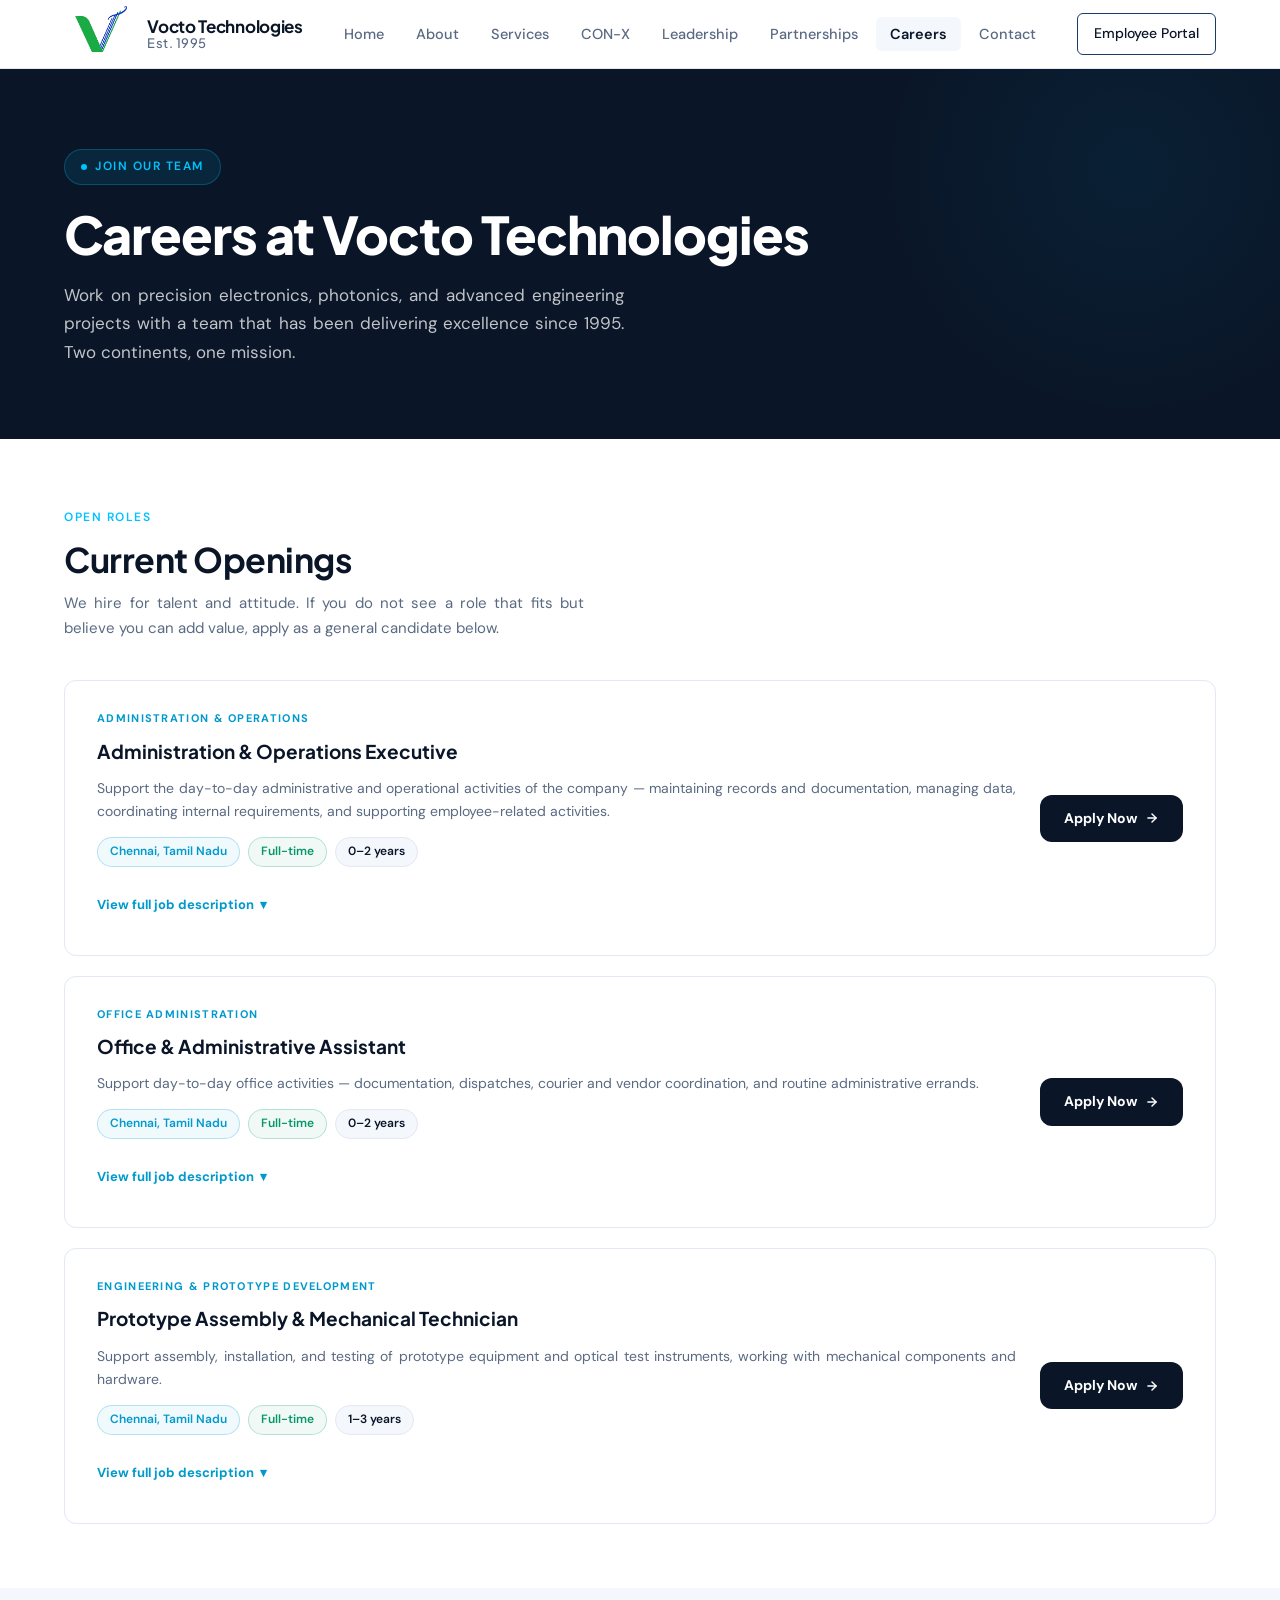
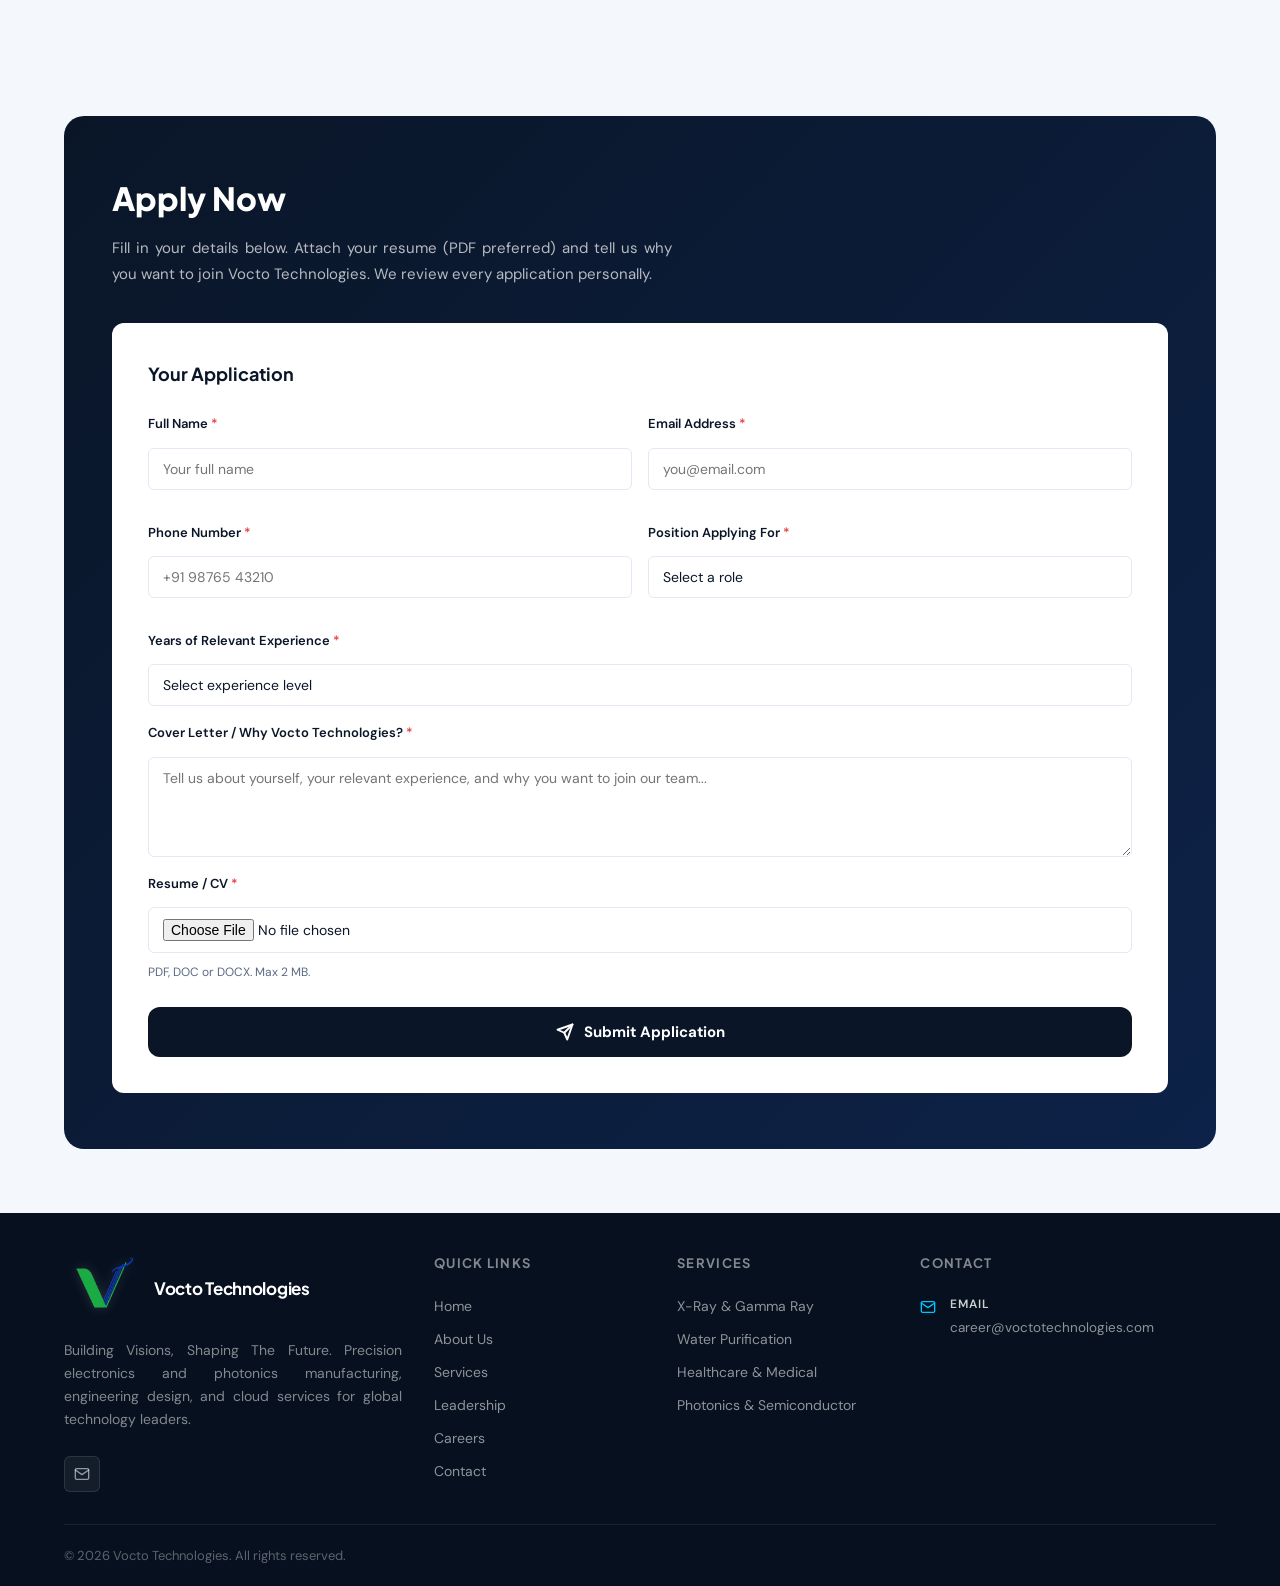
<file: careers.html>
<!DOCTYPE html>
<html lang="en">
<head>
  <script async src="https://www.googletagmanager.com/gtag/js?id=G-VE65S6VTBM"></script>
  <script>window.dataLayer=window.dataLayer||[];function gtag(){dataLayer.push(arguments)}gtag('js',new Date());gtag('config','G-VE65S6VTBM');</script>
  <meta charset="UTF-8" />
  <meta name="viewport" content="width=device-width, initial-scale=1.0" />
  <meta name="description" content="Careers at Vocto Technologies - Join our team of engineers, manufacturing specialists, and technology professionals. View open positions and apply online." />
  <meta property="og:type" content="website" />
  <meta property="og:url" content="https://www.voctotechnologies.com/careers" />
  <meta property="og:title" content="Careers - Vocto Technologies" />
  <meta property="og:description" content="Join Vocto Technologies - 30 years of precision engineering. Explore open positions in electronics manufacturing, design, and technology." />
  <meta property="og:image" content="https://www.voctotechnologies.com/logo.png" />
  <title>Careers - Vocto Technologies</title>
  <link rel="stylesheet" href="styles.css" />
  <link rel="icon" type="image/png" href="logo.png" />
  <link rel="apple-touch-icon" href="logo.png" />
  <script src="https://challenges.cloudflare.com/turnstile/v0/api.js" async defer></script>
  <style>
    .job-grid {
      display: grid;
      grid-template-columns: 1fr;
      gap: 20px;
      margin-top: 40px;
    }
    .job-card {
      background: var(--white);
      border: 1.5px solid var(--border);
      border-radius: var(--radius-md);
      padding: 28px 32px;
      display: flex;
      align-items: flex-start;
      justify-content: space-between;
      gap: 24px;
      transition: box-shadow var(--transition), border-color var(--transition), transform var(--transition);
    }
    .job-card:hover {
      box-shadow: var(--shadow-md);
      border-color: var(--cyan-dark);
      transform: translateY(-2px);
    }
    .job-info { flex: 1; }
    .job-dept {
      font-size: 11px;
      font-weight: 700;
      letter-spacing: 1.3px;
      text-transform: uppercase;
      color: var(--cyan-dark);
      margin-bottom: 8px;
    }
    .job-title {
      font-family: var(--font-head);
      font-size: 19px;
      font-weight: 700;
      color: var(--navy);
      margin-bottom: 10px;
    }
    .job-desc {
      font-size: 14px;
      color: var(--text-muted);
      line-height: 1.65;
      margin-bottom: 14px;
    }
    .job-tags { display: flex; gap: 8px; flex-wrap: wrap; }
    .job-tag {
      background: var(--light-bg);
      color: var(--text-dark);
      font-size: 12px;
      font-weight: 600;
      padding: 4px 12px;
      border-radius: 20px;
      border: 1px solid var(--border);
    }
    .job-tag.location { color: var(--cyan-dark); border-color: rgba(0,153,204,0.25); background: rgba(0,153,204,0.06); }
    .job-tag.type { color: #059669; border-color: rgba(5,150,105,0.25); background: rgba(5,150,105,0.06); }
    .job-apply-btn {
      flex-shrink: 0;
      display: inline-flex;
      align-items: center;
      gap: 8px;
      background: var(--navy);
      color: var(--white);
      font-weight: 700;
      font-size: 14px;
      padding: 12px 24px;
      border-radius: var(--radius-md);
      transition: background var(--transition), transform var(--transition);
      white-space: nowrap;
      align-self: center;
    }
    .job-apply-btn:hover { background: var(--navy-mid); transform: translateY(-2px); }

    .job-card.highlight {
      border-color: var(--cyan-dark);
      box-shadow: 0 0 0 3px rgba(0,153,204,0.18), var(--shadow-md);
      transition: box-shadow 0.6s ease, border-color 0.6s ease;
    }

    .job-details { margin-top: 16px; }
    .job-details summary {
      cursor: pointer;
      font-size: 13px;
      font-weight: 700;
      color: var(--cyan-dark);
      list-style: none;
      display: inline-flex;
      align-items: center;
      gap: 6px;
      min-height: 44px;
    }
    .job-details summary::-webkit-details-marker { display: none; }
    .job-details summary::after {
      content: '▾';
      transition: transform var(--transition);
    }
    .job-details[open] summary::after { transform: rotate(180deg); }
    .job-details-body {
      margin-top: 18px;
      padding-top: 18px;
      border-top: 1px solid var(--border);
      font-size: 14px;
      color: var(--text-dark);
      line-height: 1.7;
    }
    .job-details-body h4 { font-family: var(--font-head); font-size: 15px; color: var(--navy); margin: 20px 0 8px; }
    .job-details-body h4:first-child { margin-top: 0; }
    .job-details-body ul { margin: 0 0 4px; padding-left: 20px; }
    .job-details-body li { margin-bottom: 6px; }
    .job-details-body p { margin: 0 0 12px; }

    .no-openings {
      text-align: center;
      padding: 64px 32px;
      border: 2px dashed var(--border);
      border-radius: var(--radius-lg);
      margin-top: 40px;
    }
    .no-openings svg { width: 48px; height: 48px; stroke: var(--border); margin-bottom: 20px; }
    .no-openings h3 { font-family: var(--font-head); font-size: 20px; color: var(--navy); margin-bottom: 10px; }
    .no-openings p { color: var(--text-muted); font-size: 14.5px; max-width: 420px; margin: 0 auto 24px; line-height: 1.65; }

    .apply-section {
      background: linear-gradient(135deg, var(--navy) 0%, #0d2248 100%);
      border-radius: var(--radius-lg);
      padding: 56px 48px;
      margin-top: 64px;
    }
    .apply-section h2 { font-family: var(--font-head); font-size: clamp(22px, 3vw, 32px); font-weight: 800; color: var(--white); margin-bottom: 12px; }
    .apply-section p { color: rgba(255,255,255,0.7); font-size: 15px; line-height: 1.7; margin-bottom: 36px; max-width: 560px; }

    .apply-form { background: var(--white); border-radius: var(--radius-md); padding: 36px; }
    .apply-form h3 { font-family: var(--font-head); font-size: 18px; font-weight: 700; color: var(--navy); margin-bottom: 24px; }
    .form-row { display: grid; grid-template-columns: 1fr 1fr; gap: 16px; margin-bottom: 16px; }
    .form-row.single { grid-template-columns: 1fr; }
    .form-group { display: flex; flex-direction: column; gap: 6px; margin-bottom: 16px; }
    .form-group label { font-size: 13px; font-weight: 600; color: var(--navy); }
    .form-group label .req { color: #e53e3e; }
    .form-group input,
    .form-group select,
    .form-group textarea {
      border: 1.5px solid var(--border);
      border-radius: var(--radius-sm);
      padding: 11px 14px;
      font-size: 14px;
      color: var(--text-dark);
      background: var(--white);
      transition: border-color var(--transition), box-shadow var(--transition);
      outline: none;
      font-family: inherit;
    }
    .form-group input:focus,
    .form-group select:focus,
    .form-group textarea:focus {
      border-color: var(--cyan-dark);
      box-shadow: 0 0 0 3px rgba(0,153,204,0.12);
    }
    .form-group input.error,
    .form-group select.error,
    .form-group textarea.error { border-color: #e53e3e; }
    .form-group textarea { resize: vertical; min-height: 100px; }
    .error-msg { font-size: 12px; color: #e53e3e; display: none; }
    .has-error .error-msg { display: block; }
    .file-hint { font-size: 12px; color: var(--text-muted); margin-top: 4px; }
    .apply-submit {
      width: 100%;
      background: var(--navy);
      color: var(--white);
      border: none;
      border-radius: var(--radius-md);
      padding: 15px 28px;
      font-size: 15px;
      font-weight: 700;
      cursor: pointer;
      display: inline-flex;
      align-items: center;
      justify-content: center;
      gap: 10px;
      transition: background var(--transition), transform var(--transition);
      margin-top: 8px;
      font-family: inherit;
    }
    .apply-submit:hover:not(:disabled) { background: var(--navy-mid); transform: translateY(-2px); }
    .apply-submit:disabled { opacity: 0.6; cursor: not-allowed; transform: none; }
    .apply-success {
      display: none;
      background: #f0fdf4;
      border: 1.5px solid #86efac;
      border-radius: var(--radius-md);
      padding: 20px 24px;
      margin-top: 20px;
      text-align: center;
      color: #166534;
      font-weight: 600;
      font-size: 14.5px;
    }
    .apply-success.show { display: block; }

    /* 16px stops iOS zooming into the page when a field is focused */
    @media (pointer: coarse) {
      .form-group input, .form-group select, .form-group textarea { font-size: 16px; }
    }
    @media (max-width: 768px) {
      .job-card { flex-direction: column; }
      .job-apply-btn { width: 100%; justify-content: center; }
      .apply-section { padding: 36px 24px; }
      .apply-form { padding: 24px 20px; }
      .form-row { grid-template-columns: 1fr; }
    }
  </style>
</head>
<body>

  <!-- TOP INFO BAR -->
  <div class="top-bar">
    <div class="container">
      <a href="mailto:career@voctotechnologies.com" aria-label="Email careers">
        <svg xmlns="http://www.w3.org/2000/svg" width="14" height="14" viewBox="0 0 24 24" fill="none" stroke="currentColor" stroke-width="2" stroke-linecap="round" stroke-linejoin="round"><path d="M4 4h16c1.1 0 2 .9 2 2v12c0 1.1-.9 2-2 2H4c-1.1 0-2-.9-2-2V6c0-1.1.9-2 2-2z"/><polyline points="22,6 12,13 2,6"/></svg>
        career@voctotechnologies.com
      </a>
    </div>
  </div>

  <!-- NAVIGATION -->
  <nav class="navbar" id="navbar">
    <div class="container">
      <div class="navbar-inner">
        <a href="/" class="logo" aria-label="Vocto Technologies Home">
          <img src="logo.png" alt="Vocto Technologies logo" class="logo-img" />
          <div class="logo-text">Vocto Technologies<span>Est. 1995</span></div>
        </a>
        <ul class="nav-links" role="navigation">
          <li><a href="/">Home</a></li>
          <li><a href="/about">About</a></li>
          <li><a href="/services">Services</a></li>
          <li><a href="/con-x">CON-X</a></li>
          <li><a href="/leadership">Leadership</a></li>
          <li><a href="/partnerships">Partnerships</a></li>
          <li><a href="/careers" class="active">Careers</a></li>
          <li><a href="/contact">Contact</a></li>
        </ul>
        <a href="/portal/" class="btn-portal desktop-only">Employee Portal</a>
        <button class="hamburger" id="hamburger" aria-label="Toggle menu" aria-expanded="false">
          <span></span><span></span><span></span>
        </button>
      </div>
      <nav class="mobile-nav" id="mobileNav" aria-label="Mobile navigation">
        <a href="/">Home</a>
        <a href="/about">About</a>
        <a href="/services">Services</a>
        <a href="/con-x">CON-X</a>
        <a href="/leadership">Leadership</a>
        <a href="/partnerships">Partnerships</a>
        <a href="/careers" class="active">Careers</a>
        <a href="/contact">Contact</a>
        <a href="/portal/">Employee Portal</a>
      </nav>
    </div>
  </nav>

  <!-- PAGE HERO -->
  <section class="page-hero">
    <div class="container">
      <div class="page-hero-content">
        <div class="hero-badge">Join Our Team</div>
        <h1>Careers at Vocto Technologies</h1>
        <p>Work on precision electronics, photonics, and advanced engineering projects with a team that has been delivering excellence since 1995. Two continents, one mission.</p>
      </div>
    </div>
  </section>

  <!-- OPEN POSITIONS -->
  <section class="section section-white" id="openings">
    <div class="container">
      <div class="section-header">
        <span class="section-label">Open Roles</span>
        <h2 class="section-title">Current Openings</h2>
        <p class="section-desc">We hire for talent and attitude. If you do not see a role that fits but believe you can add value, apply as a general candidate below.</p>
      </div>

      <div class="job-grid">

        <!-- ============================================================
             HOW TO ADD A NEW JOB:
             Copy a job-card block (see git history for the markup), paste
             it here, and update:
             - data-position (used in the application form dropdown)
             - .job-dept  (e.g. Engineering, Operations, Sales)
             - .job-title
             - .job-desc
             - .job-tags (location, type, skills)
             Also remove the .no-openings block below when openings exist.
             ============================================================ -->

        <div class="job-card" id="administration-operations-executive" data-position="Administration &amp; Operations Executive">
          <div class="job-info">
            <div class="job-dept">Administration &amp; Operations</div>
            <div class="job-title">Administration &amp; Operations Executive</div>
            <p class="job-desc">Support the day-to-day administrative and operational activities of the company &mdash; maintaining records and documentation, managing data, coordinating internal requirements, and supporting employee-related activities.</p>
            <div class="job-tags">
              <span class="job-tag location">Chennai, Tamil Nadu</span>
              <span class="job-tag type">Full-time</span>
              <span class="job-tag">0&ndash;2 years</span>
            </div>

            <details class="job-details">
              <summary>View full job description</summary>
              <div class="job-details-body">
                <h4>About the Role</h4>
                <p>We are looking for a <strong>detail-oriented and organized Administration &amp; Operations Executive</strong> to support the day-to-day administrative and operational activities of the company.</p>
                <p>The role will involve maintaining company records and documentation, managing data, coordinating internal requirements, and supporting various administrative and employee-related activities.</p>

                <h4>Key Responsibilities</h4>
                <ul>
                  <li>Maintain and organize company records, files, documents, and databases.</li>
                  <li>Manage and update employee and administrative records.</li>
                  <li>Handle data entry, documentation, filing, and record maintenance.</li>
                  <li>Prepare and maintain reports, trackers, registers, and other administrative documents.</li>
                  <li>Coordinate with different departments for day-to-day administrative requirements.</li>
                  <li>Assist with employee onboarding documentation and basic HR-related administrative activities.</li>
                  <li>Maintain attendance, leave, and other employee-related records.</li>
                  <li>Coordinate internal communications and follow up on pending administrative tasks.</li>
                  <li>Assist with office administration and vendor coordination.</li>
                  <li>Ensure important documents and information are properly maintained and easily accessible.</li>
                  <li>Support management with day-to-day administrative and coordination activities.</li>
                  <li>Maintain confidentiality of company and employee information.</li>
                </ul>

                <h4>Requirements</h4>
                <ul>
                  <li>Bachelor's degree in any discipline.</li>
                  <li><strong>0&ndash;2 years of experience</strong> in administration, operations, HR support, or a similar role.</li>
                  <li>Freshers with good organizational and communication skills are welcome to apply.</li>
                  <li>Good working knowledge of <strong>MS Office / Google Workspace</strong>, particularly Excel/Google Sheets and Word/Google Docs.</li>
                  <li>Strong organizational and documentation skills.</li>
                  <li>Good written and verbal communication skills.</li>
                  <li>Strong attention to detail and ability to maintain accurate records.</li>
                  <li>Ability to manage multiple tasks and follow up independently.</li>
                  <li>Basic understanding of HR and office administration processes is an advantage.</li>
                </ul>

                <h4>What We're Looking For</h4>
                <p>A responsible and organized individual who can take ownership of administrative tasks, maintain accurate records, coordinate effectively with teams, and support the smooth functioning of day-to-day company operations.</p>
              </div>
            </details>
          </div>
          <a href="#apply" class="job-apply-btn" onclick="selectRole('Administration &amp; Operations Executive')">
            Apply Now
            <svg xmlns="http://www.w3.org/2000/svg" width="14" height="14" viewBox="0 0 24 24" fill="none" stroke="currentColor" stroke-width="2.5" stroke-linecap="round" stroke-linejoin="round"><line x1="5" y1="12" x2="19" y2="12"/><polyline points="12 5 19 12 12 19"/></svg>
          </a>
        </div>

        <div class="job-card" id="office-administrative-assistant" data-position="Office &amp; Administrative Assistant">
          <div class="job-info">
            <div class="job-dept">Office Administration</div>
            <div class="job-title">Office &amp; Administrative Assistant</div>
            <p class="job-desc">Support day-to-day office activities &mdash; documentation, dispatches, courier and vendor coordination, and routine administrative errands.</p>
            <div class="job-tags">
              <span class="job-tag location">Chennai, Tamil Nadu</span>
              <span class="job-tag type">Full-time</span>
              <span class="job-tag">0&ndash;2 years</span>
            </div>

            <details class="job-details">
              <summary>View full job description</summary>
              <div class="job-details-body">
                <h4>About the Role</h4>
                <p>We are looking for a responsible, reliable, and organized <strong>Office &amp; Administrative Assistant</strong> to support the day-to-day activities of our office.</p>
                <p>The role involves handling routine office tasks, assisting with documentation and coordination, supporting employees and management, and ensuring the smooth functioning of daily office activities.</p>

                <h4>Key Responsibilities</h4>
                <ul>
                  <li>Handle day-to-day office and administrative activities.</li>
                  <li>Assist with maintaining and organizing office files, documents, and records.</li>
                  <li>Handle photocopying, printing, scanning, filing, and basic documentation work.</li>
                  <li>Assist with dispatches, courier services, deliveries, and collection of documents or materials.</li>
                  <li>Purchase and arrange routine office supplies and other required items.</li>
                  <li>Assist with bank, post office, courier, vendor, and other routine external work when required.</li>
                  <li>Support employees and management with day-to-day administrative requirements.</li>
                  <li>Maintain basic office registers, records, and inventories.</li>
                  <li>Assist in keeping the office organized and ensure necessary supplies are available.</li>
                  <li>Coordinate with vendors and service providers for routine office requirements.</li>
                  <li>Handle other general office support and errands as assigned by management.</li>
                </ul>

                <h4>Requirements</h4>
                <ul>
                  <li>Minimum 12th standard qualification; diploma or bachelor's degree is an advantage.</li>
                  <li>0&ndash;2 years of experience in office administration, office assistance, or a similar role.</li>
                  <li>Freshers with a responsible attitude are welcome to apply.</li>
                  <li>Good communication skills and a willingness to learn.</li>
                  <li>Ability to handle routine tasks responsibly and independently.</li>
                  <li>Basic knowledge of computers, email, MS Office/Google Workspace, and printing/scanning.</li>
                  <li>Should be punctual, dependable, and comfortable handling practical day-to-day tasks.</li>
                  <li><strong>Candidates with a valid two-wheeler and driving licence will be preferred.</strong></li>
                  <li>Willingness to travel locally within Chennai for official work when required.</li>
                </ul>

                <h4>Preferred Qualities</h4>
                <ul>
                  <li>Responsible and trustworthy</li>
                  <li>Good time management</li>
                  <li>Willingness to take ownership of assigned tasks</li>
                  <li>Ability to coordinate with different people</li>
                  <li>Practical and problem-solving attitude</li>
                </ul>
              </div>
            </details>
          </div>
          <a href="#apply" class="job-apply-btn" onclick="selectRole('Office &amp; Administrative Assistant')">
            Apply Now
            <svg xmlns="http://www.w3.org/2000/svg" width="14" height="14" viewBox="0 0 24 24" fill="none" stroke="currentColor" stroke-width="2.5" stroke-linecap="round" stroke-linejoin="round"><line x1="5" y1="12" x2="19" y2="12"/><polyline points="12 5 19 12 12 19"/></svg>
          </a>
        </div>

        <div class="job-card" id="prototype-assembly-mechanical-technician" data-position="Prototype Assembly &amp; Mechanical Technician">
          <div class="job-info">
            <div class="job-dept">Engineering &amp; Prototype Development</div>
            <div class="job-title">Prototype Assembly &amp; Mechanical Technician</div>
            <p class="job-desc">Support assembly, installation, and testing of prototype equipment and optical test instruments, working with mechanical components and hardware.</p>
            <div class="job-tags">
              <span class="job-tag location">Chennai, Tamil Nadu</span>
              <span class="job-tag type">Full-time</span>
              <span class="job-tag">1&ndash;3 years</span>
            </div>

            <details class="job-details">
              <summary>View full job description</summary>
              <div class="job-details-body">
                <h4>About the Role</h4>
                <p>We are looking for a hands-on and technically oriented <strong>Prototype Assembly &amp; Mechanical Technician</strong> to support the development, assembly, installation, and testing of prototype equipment and optical test instruments.</p>
                <p>The role will involve working with mechanical components such as plates, brackets, nuts, bolts, fasteners, mounts, fixtures, and other hardware used in prototype assemblies.</p>
                <p>The candidate will work closely with the engineering and development team to assemble prototypes, perform basic mechanical adjustments, assist with installations, and ensure that assemblies are completed accurately according to drawings and instructions.</p>

                <h4>Key Responsibilities</h4>
                <ul>
                  <li>Assist in the assembly and installation of prototype equipment and test instruments.</li>
                  <li>Assemble mechanical components including plates, brackets, mounts, fasteners, nuts, bolts, and related hardware.</li>
                  <li>Perform basic mechanical fitting, alignment, adjustment, and installation activities.</li>
                  <li>Read and understand basic mechanical drawings, assembly drawings, dimensions, and instructions.</li>
                  <li>Use basic hand tools and workshop tools safely and effectively.</li>
                  <li>Assist engineers during prototype development, assembly, modification, and testing.</li>
                  <li>Perform basic measurements and dimensional checks during assembly.</li>
                  <li>Identify loose fittings, alignment issues, mechanical defects, and other assembly problems.</li>
                  <li>Assist with disassembly, modification, and reassembly of prototypes when required.</li>
                  <li>Maintain tools, components, and assembly materials in an organized manner.</li>
                  <li>Support installation and setup of prototype equipment at the company or customer location when required.</li>
                  <li>Maintain basic assembly records and documentation.</li>
                  <li>Follow engineering instructions, safety procedures, and quality requirements.</li>
                  <li>Carry out other technical and mechanical support activities related to prototype development.</li>
                </ul>

                <h4>Requirements</h4>
                <ul>
                  <li>ITI / Diploma in <strong>Mechanical Engineering, Fitter, Machinist, or a related technical field</strong> is preferred.</li>
                  <li>Candidates with relevant hands-on mechanical assembly experience may also be considered.</li>
                  <li>1&ndash;3 years of experience in mechanical assembly, fabrication, machine assembly, installation, maintenance, or a similar role.</li>
                  <li>Basic understanding of mechanical components, fasteners, fittings, and assembly techniques.</li>
                  <li>Ability to use basic hand tools and measuring instruments.</li>
                  <li>Ability to understand basic mechanical drawings and dimensions.</li>
                  <li>Good attention to detail and ability to follow technical instructions.</li>
                  <li>Willingness to work hands-on with prototype equipment and components.</li>
                  <li>Ability to work as part of an engineering and prototype development team.</li>
                </ul>

                <h4>Preferred Skills</h4>
                <ul>
                  <li>Experience with mechanical assembly or prototype development.</li>
                  <li>Basic knowledge of drilling, tapping, fitting, fastening, and alignment.</li>
                  <li>Familiarity with tools such as vernier calipers, screwdrivers, spanners, Allen keys, drills, and other workshop tools.</li>
                  <li>Basic knowledge of CAD drawings or mechanical drawings is an advantage.</li>
                  <li>Experience working with precision instruments or optical/mechanical equipment is an advantage.</li>
                </ul>

                <h4>Preferred Qualities</h4>
                <ul>
                  <li>Strong hands-on and practical approach</li>
                  <li>Attention to detail</li>
                  <li>Willingness to learn</li>
                  <li>Ability to troubleshoot basic mechanical issues</li>
                  <li>Good workmanship and discipline</li>
                  <li>Ability to follow technical instructions accurately</li>
                </ul>
              </div>
            </details>
          </div>
          <a href="#apply" class="job-apply-btn" onclick="selectRole('Prototype Assembly &amp; Mechanical Technician')">
            Apply Now
            <svg xmlns="http://www.w3.org/2000/svg" width="14" height="14" viewBox="0 0 24 24" fill="none" stroke="currentColor" stroke-width="2.5" stroke-linecap="round" stroke-linejoin="round"><line x1="5" y1="12" x2="19" y2="12"/><polyline points="12 5 19 12 12 19"/></svg>
          </a>
        </div>

      </div>
    </div>
  </section>

  <!-- APPLICATION FORM -->
  <section class="section section-light" id="apply">
    <div class="container">
      <div class="apply-section">
        <h2>Apply Now</h2>
        <p>Fill in your details below. Attach your resume (PDF preferred) and tell us why you want to join Vocto Technologies. We review every application personally.</p>

        <div class="apply-form">
          <h3>Your Application</h3>
          <form id="applyForm" novalidate>

            <div class="form-row">
              <div class="form-group" id="grp-fname">
                <label for="fname">Full Name <span class="req">*</span></label>
                <input type="text" id="fname" name="fname" placeholder="Your full name" autocomplete="name" />
                <span class="error-msg">Please enter your full name.</span>
              </div>
              <div class="form-group" id="grp-femail">
                <label for="femail">Email Address <span class="req">*</span></label>
                <input type="email" id="femail" name="femail" placeholder="you@email.com" autocomplete="email" />
                <span class="error-msg">Please enter a valid email address.</span>
              </div>
            </div>

            <div class="form-row">
              <div class="form-group" id="grp-fphone">
                <label for="fphone">Phone Number <span class="req">*</span></label>
                <input type="tel" id="fphone" name="fphone" placeholder="+91 98765 43210" autocomplete="tel" />
                <span class="error-msg">Please enter your phone number.</span>
              </div>
              <div class="form-group" id="grp-fposition">
                <label for="fposition">Position Applying For <span class="req">*</span></label>
                <select id="fposition" name="fposition">
                  <option value="" disabled selected>Select a role</option>
                  <option value="Administration &amp; Operations Executive">Administration &amp; Operations Executive</option>
                  <option value="Office &amp; Administrative Assistant">Office &amp; Administrative Assistant</option>
                  <option value="Prototype Assembly &amp; Mechanical Technician">Prototype Assembly &amp; Mechanical Technician</option>
                  <option value="General Application">General Application (No specific role)</option>
                </select>
                <span class="error-msg">Please select a position.</span>
              </div>
            </div>

            <div class="form-group" id="grp-fexp">
              <label for="fexp">Years of Relevant Experience <span class="req">*</span></label>
              <select id="fexp" name="fexp">
                <option value="" disabled selected>Select experience level</option>
                <option value="Fresher">Fresher / 0 years</option>
                <option value="1-2 years">1 - 2 years</option>
                <option value="3-5 years">3 - 5 years</option>
                <option value="5-10 years">5 - 10 years</option>
                <option value="10+ years">10+ years</option>
              </select>
              <span class="error-msg">Please select your experience level.</span>
            </div>

            <div class="form-group" id="grp-fcover">
              <label for="fcover">Cover Letter / Why Vocto Technologies? <span class="req">*</span></label>
              <textarea id="fcover" name="fcover" placeholder="Tell us about yourself, your relevant experience, and why you want to join our team..."></textarea>
              <span class="error-msg">Please write a brief cover note.</span>
            </div>

            <div class="form-group" id="grp-fresume">
              <label for="fresume">Resume / CV <span class="req">*</span></label>
              <input type="file" id="fresume" name="fresume" accept=".pdf,.doc,.docx" />
              <span class="error-msg">Please attach your resume (PDF, DOC or DOCX, max 2 MB).</span>
              <span class="file-hint">PDF, DOC or DOCX. Max 2 MB.</span>
            </div>

            <input type="text" name="_hp" id="_hp" tabindex="-1" autocomplete="off" aria-hidden="true" style="opacity:0;position:absolute;top:0;left:0;height:0;width:0;z-index:-1;pointer-events:none;" />

            <div class="cf-turnstile"
                 id="cf-turnstile"
                 data-sitekey="0x4AAAAAADYTz_60WsG0gKPa"
                 data-size="invisible"
                 data-callback="onCfToken"
                 data-expired-callback="onCfExpired"
                 data-error-callback="onCfError"></div>

            <button type="submit" class="apply-submit" id="applyBtn">
              <svg xmlns="http://www.w3.org/2000/svg" width="18" height="18" viewBox="0 0 24 24" fill="none" stroke="currentColor" stroke-width="2.5" stroke-linecap="round" stroke-linejoin="round"><line x1="22" y1="2" x2="11" y2="13"/><polygon points="22 2 15 22 11 13 2 9 22 2"/></svg>
              Submit Application
            </button>

            <div class="apply-success" id="applySuccess">
              Your application has been submitted. We will review it and get back to you. Thank you for your interest in Vocto Technologies.
            </div>
          </form>
        </div>
      </div>
    </div>
  </section>

  <!-- FOOTER -->
  <footer class="footer">
    <div class="container">
      <div class="footer-grid">
        <div class="footer-col">
          <div class="footer-logo">
            <img src="logo.png" alt="Vocto Technologies logo" class="logo-img footer-logo-img" />
            <div class="logo-text">Vocto Technologies</div>
          </div>
          <p class="footer-tagline">Building Visions, Shaping The Future. Precision electronics and photonics manufacturing, engineering design, and cloud services for global technology leaders.</p>
          <div class="footer-socials">
            <a href="mailto:career@voctotechnologies.com" class="social-link" aria-label="Email">
              <svg xmlns="http://www.w3.org/2000/svg" viewBox="0 0 24 24" fill="none" stroke="currentColor" stroke-width="2" stroke-linecap="round" stroke-linejoin="round"><path d="M4 4h16c1.1 0 2 .9 2 2v12c0 1.1-.9 2-2 2H4c-1.1 0-2-.9-2-2V6c0-1.1.9-2 2-2z"/><polyline points="22,6 12,13 2,6"/></svg>
            </a>
          </div>
        </div>
        <div class="footer-col">
          <h4>Quick Links</h4>
          <ul class="footer-links">
            <li><a href="/">Home</a></li>
            <li><a href="/about">About Us</a></li>
            <li><a href="/services">Services</a></li>
            <li><a href="/leadership">Leadership</a></li>
            <li><a href="/careers">Careers</a></li>
            <li><a href="/contact">Contact</a></li>
          </ul>
        </div>
        <div class="footer-col">
          <h4>Services</h4>
          <ul class="footer-links">
            <li><a href="/services">X-Ray &amp; Gamma Ray</a></li>
            <li><a href="/services">Water Purification</a></li>
            <li><a href="/services">Healthcare &amp; Medical</a></li>
            <li><a href="/services">Photonics &amp; Semiconductor</a></li>
          </ul>
        </div>
        <div class="footer-col">
          <h4>Contact</h4>
          <div class="footer-contact-item">
            <div class="footer-contact-icon"><svg xmlns="http://www.w3.org/2000/svg" viewBox="0 0 24 24" fill="none" stroke="currentColor" stroke-width="2" stroke-linecap="round" stroke-linejoin="round"><path d="M4 4h16c1.1 0 2 .9 2 2v12c0 1.1-.9 2-2 2H4c-1.1 0-2-.9-2-2V6c0-1.1.9-2 2-2z"/><polyline points="22,6 12,13 2,6"/></svg></div>
            <div class="footer-contact-text"><strong>Email</strong>career@voctotechnologies.com</div>
          </div>
        </div>
      </div>
      <div class="footer-bottom">
        <p class="footer-copy">&copy; 2026 Vocto Technologies. All rights reserved.</p>
      </div>
    </div>
  </footer>

  <script>
    const navbar = document.getElementById('navbar');
    window.addEventListener('scroll', () => {
      navbar.classList.toggle('scrolled', window.scrollY > 60);
    });
    // Deep-link support: /careers#job-id scrolls to and highlights that listing,
    // and opens its full description. Used for LinkedIn "external apply" URLs.
    if (location.hash) {
      const target = document.querySelector(location.hash);
      if (target && target.classList.contains('job-card')) {
        target.querySelector('details.job-details')?.setAttribute('open', '');
        setTimeout(() => {
          target.scrollIntoView({ behavior: 'smooth', block: 'center' });
          target.classList.add('highlight');
          setTimeout(() => target.classList.remove('highlight'), 2500);
        }, 100);
      }
    }

    const hamburger = document.getElementById('hamburger');
    const mobileNav = document.getElementById('mobileNav');
    hamburger.addEventListener('click', () => {
      const isOpen = mobileNav.classList.toggle('open');
      hamburger.classList.toggle('open', isOpen);
      hamburger.setAttribute('aria-expanded', isOpen);
    });
    mobileNav.querySelectorAll('a').forEach(link => {
      link.addEventListener('click', () => {
        mobileNav.classList.remove('open');
        hamburger.classList.remove('open');
        hamburger.setAttribute('aria-expanded', false);
      });
    });

    function selectRole(role) {
      const sel = document.getElementById('fposition');
      if (sel) {
        for (let opt of sel.options) {
          if (opt.value === role) { sel.value = role; break; }
        }
      }
    }

    const applyForm = document.getElementById('applyForm');
    const applySuccess = document.getElementById('applySuccess');
    const applyBtn = document.getElementById('applyBtn');
    const MAX_RESUME_BYTES = 2 * 1024 * 1024; // 2 MB — keeps base64 payload under Vercel's request body limit

    function validateEmail(e) { return /^[^\s@]+@[^\s@]+\.[^\s@]+$/.test(e); }
    function setErr(id, el, has) {
      const g = document.getElementById(id);
      if (!g) return;
      g.classList.toggle('has-error', has);
      if (el) el.classList.toggle('error', has);
    }
    function fileToBase64(file) {
      return new Promise((resolve, reject) => {
        const reader = new FileReader();
        reader.onload = () => resolve(reader.result.split(',')[1]);
        reader.onerror = reject;
        reader.readAsDataURL(file);
      });
    }

    const SUBMIT_ICON = '<svg xmlns="http://www.w3.org/2000/svg" width="18" height="18" viewBox="0 0 24 24" fill="none" stroke="currentColor" stroke-width="2.5" stroke-linecap="round" stroke-linejoin="round"><line x1="22" y1="2" x2="11" y2="13"/><polygon points="22 2 15 22 11 13 2 9 22 2"/></svg>';
    const CLOCK_ICON  = '<svg xmlns="http://www.w3.org/2000/svg" width="18" height="18" viewBox="0 0 24 24" fill="none" stroke="currentColor" stroke-width="2" stroke-linecap="round" stroke-linejoin="round"><circle cx="12" cy="12" r="10"/><polyline points="12 6 12 12 16 14"/></svg>';

    // Cloudflare Turnstile state
    let _cfToken = null;
    let _pendingSubmit = null;
    let _cfTimer = null;

    function _flushPending() {
      if (_cfTimer) { clearTimeout(_cfTimer); _cfTimer = null; }
      if (_pendingSubmit) {
        const fn = _pendingSubmit;
        _pendingSubmit = null;
        fn();
      }
    }
    function onCfToken(token) { _cfToken = token; _flushPending(); }
    function onCfExpired() { _cfToken = null; try { turnstile.reset(); } catch(_) {} }
    function onCfError() { _cfToken = null; _flushPending(); }

    async function doSubmit() {
      applyBtn.disabled = true;
      applyBtn.innerHTML = CLOCK_ICON + ' Submitting…';
      try {
        const resumeFile = document.getElementById('fresume').files[0];
        const resumeBase64 = await fileToBase64(resumeFile);

        const payload = {
          fname: document.getElementById('fname').value.trim(),
          femail: document.getElementById('femail').value.trim(),
          fphone: document.getElementById('fphone').value.trim(),
          fposition: document.getElementById('fposition').value,
          fexp: document.getElementById('fexp').value,
          fcover: document.getElementById('fcover').value.trim(),
          resumeName: resumeFile.name,
          resumeType: resumeFile.type,
          resumeBase64,
          _hp: document.getElementById('_hp').value,
          _ts: _cfToken,
        };

        const res = await fetch('/api/careers-apply', {
          method: 'POST',
          headers: { 'Content-Type': 'application/json' },
          body: JSON.stringify(payload),
        });
        const data = await res.json().catch(() => ({}));

        if (res.ok && data.success) {
          applySuccess.classList.add('show');
          applyForm.reset();
          _cfToken = null;
          applySuccess.scrollIntoView({ behavior: 'smooth', block: 'nearest' });
        } else if (res.status === 429) {
          alert('Too many submissions from your network. Please try again later or email your resume directly to career@voctotechnologies.com');
        } else if (res.status === 400 && data.error && data.error.includes('Security')) {
          alert('Security verification failed. Please refresh the page and try again.');
        } else {
          alert('Something went wrong. Please email your resume directly to career@voctotechnologies.com');
        }
      } catch (err) {
        alert('Network error. Please email your resume to career@voctotechnologies.com');
      } finally {
        applyBtn.disabled = false;
        applyBtn.innerHTML = SUBMIT_ICON + ' Submit Application';
      }
    }

    applyForm.addEventListener('submit', function(e) {
      e.preventDefault();

      const fname = document.getElementById('fname');
      const femail = document.getElementById('femail');
      const fphone = document.getElementById('fphone');
      const fposition = document.getElementById('fposition');
      const fexp = document.getElementById('fexp');
      const fcover = document.getElementById('fcover');
      const fresume = document.getElementById('fresume');
      let hasErrors = false;

      if (!fname.value.trim()) { setErr('grp-fname', fname, true); hasErrors = true; } else { setErr('grp-fname', fname, false); }
      if (!femail.value.trim() || !validateEmail(femail.value)) { setErr('grp-femail', femail, true); hasErrors = true; } else { setErr('grp-femail', femail, false); }
      if (!fphone.value.trim()) { setErr('grp-fphone', fphone, true); hasErrors = true; } else { setErr('grp-fphone', fphone, false); }
      if (!fposition.value) { setErr('grp-fposition', fposition, true); hasErrors = true; } else { setErr('grp-fposition', fposition, false); }
      if (!fexp.value) { setErr('grp-fexp', fexp, true); hasErrors = true; } else { setErr('grp-fexp', fexp, false); }
      if (!fcover.value.trim()) { setErr('grp-fcover', fcover, true); hasErrors = true; } else { setErr('grp-fcover', fcover, false); }

      const resumeFile = fresume.files[0];
      if (!resumeFile || resumeFile.size > MAX_RESUME_BYTES) { setErr('grp-fresume', fresume, true); hasErrors = true; } else { setErr('grp-fresume', fresume, false); }

      if (hasErrors) {
        applyForm.querySelector('.has-error input, .has-error select, .has-error textarea')?.scrollIntoView({ behavior: 'smooth', block: 'center' });
        return;
      }

      // Honeypot check (client-side redundancy)
      if (document.getElementById('_hp').value) return;

      if (!_cfToken) {
        _pendingSubmit = doSubmit;
        applyBtn.disabled = true;
        applyBtn.innerHTML = CLOCK_ICON + ' Verifying…';
        // Give Turnstile up to 8 seconds; if it doesn't respond, proceed anyway
        _cfTimer = setTimeout(() => { _cfTimer = null; _flushPending(); }, 8000);
        try { turnstile.execute('#cf-turnstile'); } catch(_) {
          // Turnstile script not loaded at all — submit immediately, API uses Origin check
          clearTimeout(_cfTimer); _cfTimer = null;
          _pendingSubmit = null;
          doSubmit();
        }
        return;
      }

      doSubmit();
    });
  </script>
  <script src="https://cdnjs.cloudflare.com/ajax/libs/gsap/3.12.5/gsap.min.js"></script>
  <script src="/animations.js"></script>
</body>
</html>
</file>
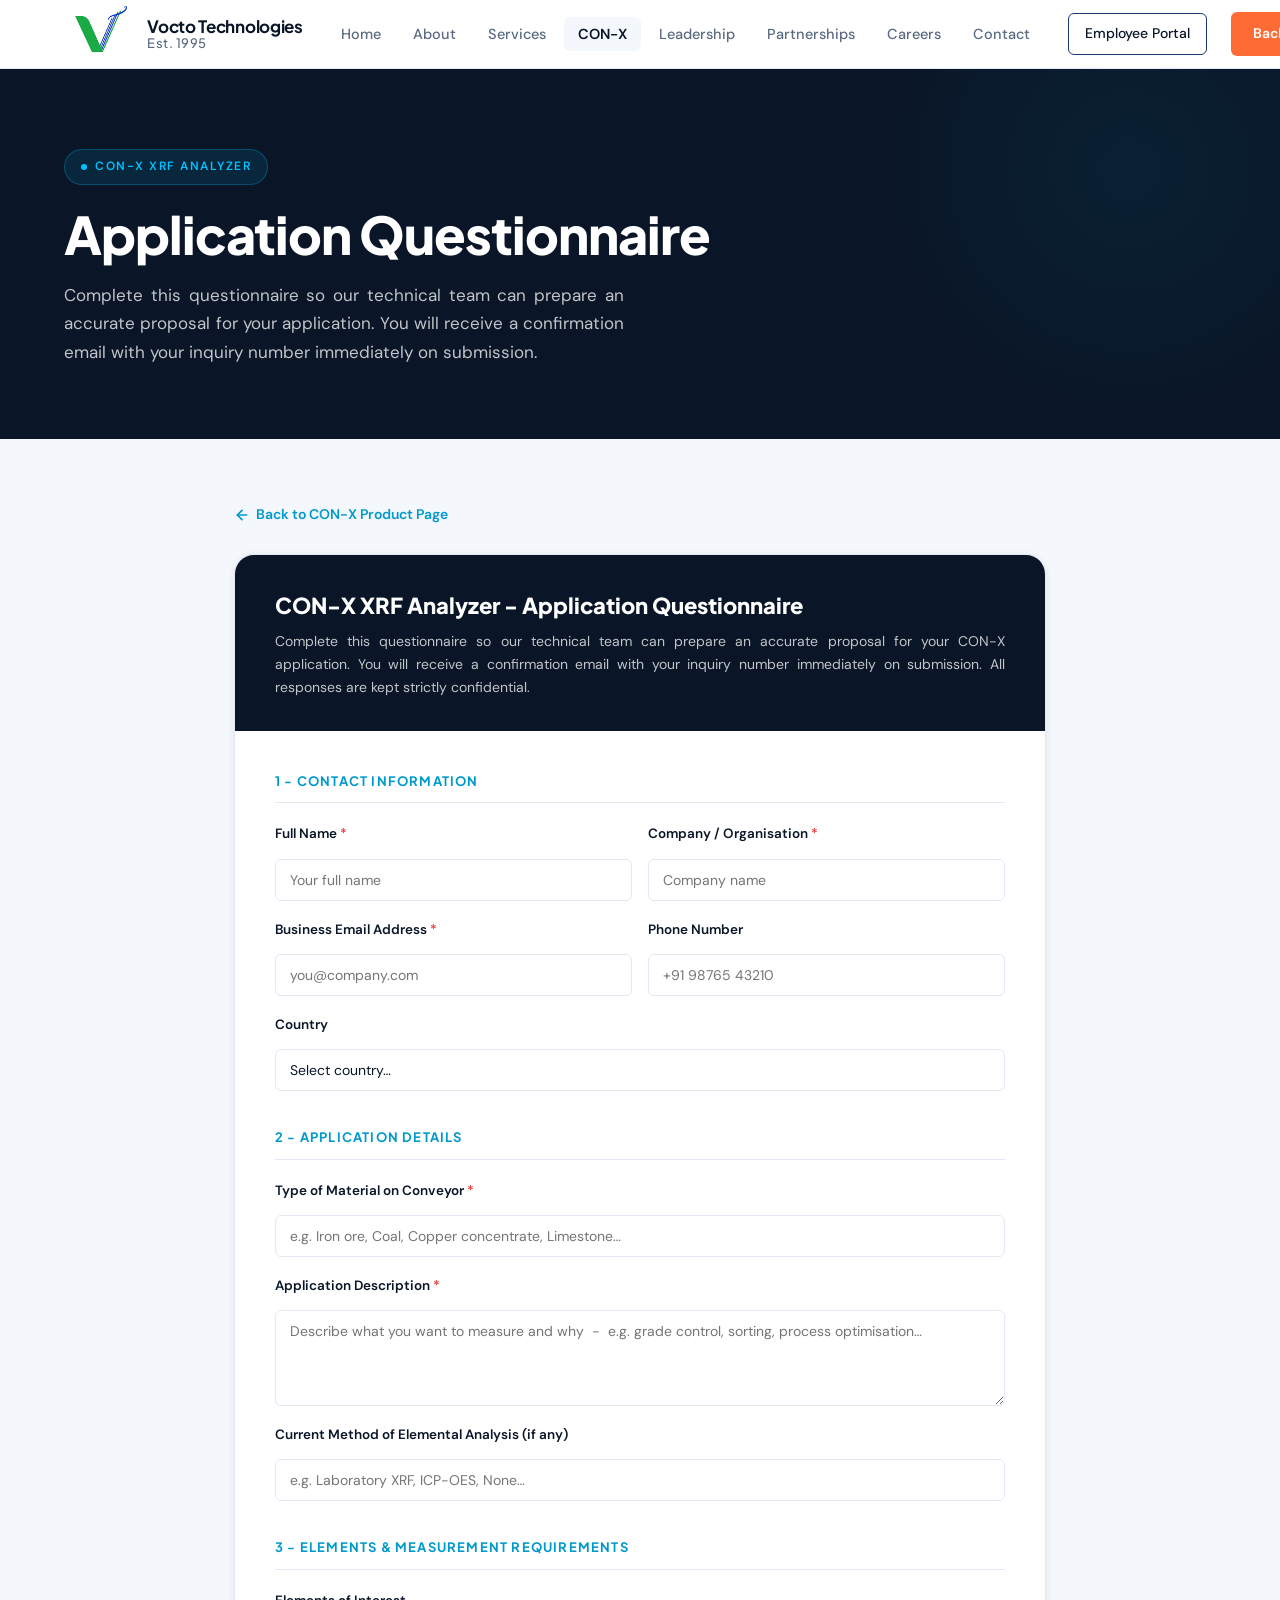
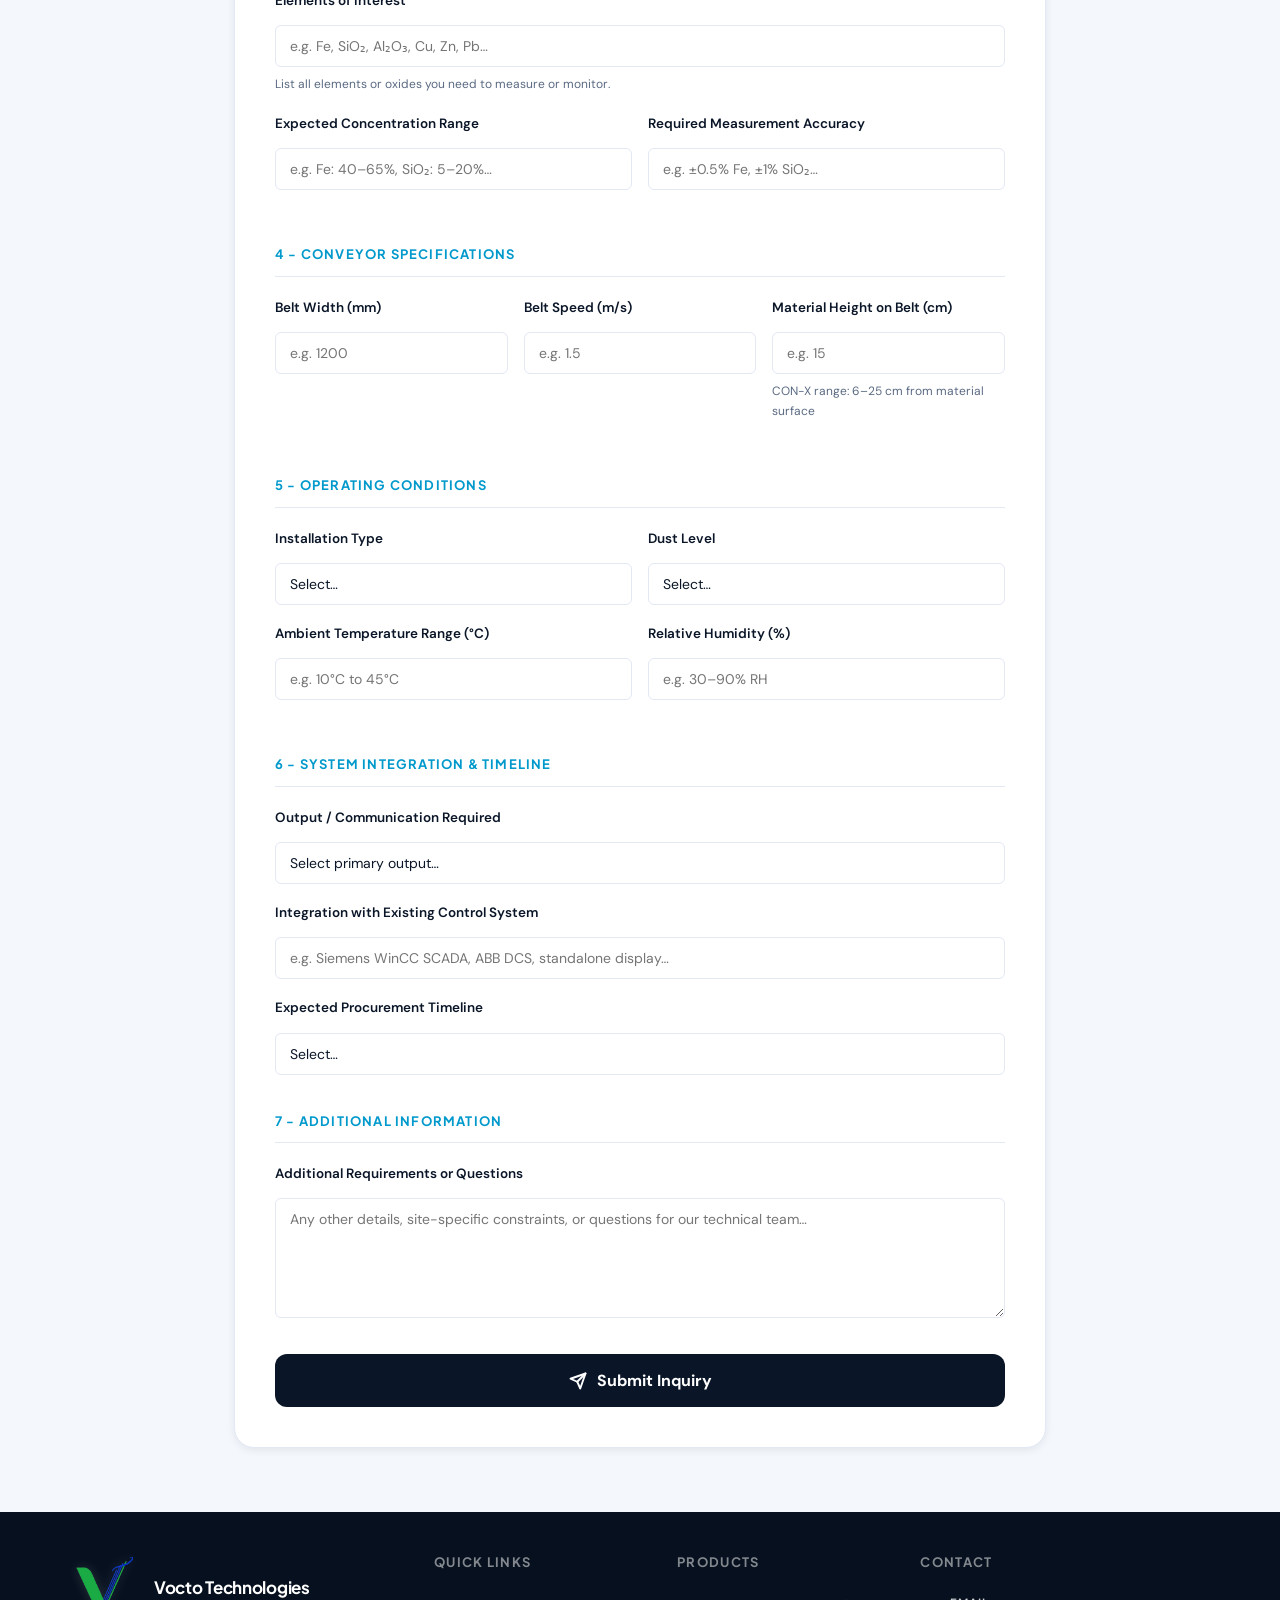
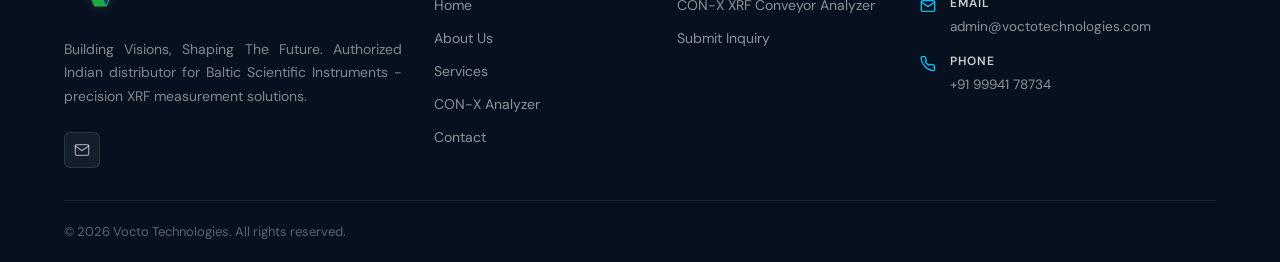
<file: con-x-inquiry.html>
<!DOCTYPE html>
<html lang="en">
<head>
  <script async src="https://www.googletagmanager.com/gtag/js?id=G-VE65S6VTBM"></script>
  <script>window.dataLayer=window.dataLayer||[];function gtag(){dataLayer.push(arguments)}gtag('js',new Date());gtag('config','G-VE65S6VTBM');</script>
  <meta charset="UTF-8" />
  <meta name="viewport" content="width=device-width, initial-scale=1.0" />
  <meta name="description" content="Submit a CON-X XRF Conveyor Analyzer inquiry  -  Vocto Technologies. Complete the application questionnaire and receive a proposal from our technical team." />
  <meta property="og:type" content="website" />
  <meta property="og:url" content="https://www.voctotechnologies.com/con-x-inquiry" />
  <meta property="og:title" content="CON-X Inquiry  -  Vocto Technologies" />
  <meta property="og:description" content="Submit your CON-X application questionnaire. Authorized BSI distributor for India." />
  <meta property="og:image" content="https://www.voctotechnologies.com/con-x-1.png" />
  <meta name="twitter:card" content="summary_large_image" />
  <title>CON-X Inquiry  -  Vocto Technologies</title>
  <link rel="stylesheet" href="styles.css" />
  <link rel="icon" type="image/png" href="logo.png" />
  <link rel="apple-touch-icon" href="logo.png" />
  <script src="https://challenges.cloudflare.com/turnstile/v0/api.js" async defer></script>
  <style>
    .inquiry-wrap {
      background: var(--white);
      border: 1px solid var(--border);
      border-radius: var(--radius-lg);
      overflow: hidden;
      box-shadow: var(--shadow-sm);
    }
    .inquiry-header {
      background: var(--navy);
      padding: 32px 40px;
    }
    .inquiry-header h2 {
      font-family: var(--font-head);
      font-size: 22px;
      font-weight: 800;
      color: var(--white);
      margin-bottom: 6px;
    }
    .inquiry-header p { color: var(--text-light); font-size: 14px; }
    .inquiry-body { padding: 40px; }
    .form-section { margin-bottom: 36px; }
    .form-section-title {
      font-family: var(--font-head);
      font-size: 13px;
      font-weight: 700;
      letter-spacing: 1.2px;
      text-transform: uppercase;
      color: var(--cyan-dark);
      border-bottom: 1px solid var(--border);
      padding-bottom: 10px;
      margin-bottom: 20px;
    }
    .form-row { display: grid; grid-template-columns: 1fr 1fr; gap: 16px; }
    .form-row.three { grid-template-columns: 1fr 1fr 1fr; }
    .form-group { display: flex; flex-direction: column; gap: 6px; }
    .form-group label { font-size: 13.5px; font-weight: 600; color: var(--navy); }
    .form-group label .req { color: #e53e3e; }
    .form-group input,
    .form-group select,
    .form-group textarea {
      border: 1.5px solid var(--border);
      border-radius: var(--radius-sm);
      padding: 11px 14px;
      font-size: 14px;
      color: var(--text-dark);
      background: var(--white);
      transition: border-color var(--transition), box-shadow var(--transition);
      outline: none;
    }
    .form-group input:focus,
    .form-group select:focus,
    .form-group textarea:focus {
      border-color: var(--cyan-dark);
      box-shadow: 0 0 0 3px rgba(0,153,204,0.12);
    }
    .form-group input.error,
    .form-group select.error,
    .form-group textarea.error { border-color: #e53e3e; }
    .form-group textarea { resize: vertical; min-height: 96px; }
    .error-msg { font-size: 12px; color: #e53e3e; display: none; }
    .has-error .error-msg { display: block; }
    .hint { font-size: 12px; color: var(--text-muted); margin-top: 2px; }
    .inquiry-submit {
      background: var(--navy);
      color: var(--white);
      border: none;
      border-radius: var(--radius-md);
      padding: 16px 36px;
      font-size: 16px;
      font-weight: 700;
      cursor: pointer;
      display: inline-flex;
      align-items: center;
      gap: 10px;
      transition: background var(--transition), transform var(--transition);
      width: 100%;
      justify-content: center;
    }
    .inquiry-submit:hover:not(:disabled) { background: var(--navy-mid); transform: translateY(-2px); }
    .inquiry-submit:disabled { opacity: 0.6; cursor: not-allowed; transform: none; }
    .inquiry-success {
      display: none;
      background: #f0fdf4;
      border: 1.5px solid #86efac;
      border-radius: var(--radius-md);
      padding: 24px;
      margin-top: 20px;
      text-align: center;
    }
    .inquiry-success.show { display: block; }
    .inquiry-no-display {
      font-family: var(--font-head);
      font-size: 28px;
      font-weight: 800;
      color: var(--navy);
      letter-spacing: 2px;
      margin: 12px 0 6px;
    }
    .inquiry-success p { color: var(--text-muted); font-size: 14px; }
    .inquiry-success strong { color: var(--navy); }
    .back-link {
      display: inline-flex;
      align-items: center;
      gap: 6px;
      color: var(--cyan-dark);
      font-size: 14px;
      font-weight: 600;
      text-decoration: none;
      margin-bottom: 28px;
    }
    .back-link:hover { color: var(--navy); }
    @media (max-width: 900px) {
      .form-row, .form-row.three { grid-template-columns: 1fr; }
      .inquiry-body { padding: 24px; }
      .inquiry-header { padding: 24px; }
    }
  </style>
</head>
<body>

  <!-- TOP INFO BAR -->
  <div class="top-bar">
    <div class="container">
      <a href="mailto:admin@voctotechnologies.com" aria-label="Email">
        <svg xmlns="http://www.w3.org/2000/svg" width="14" height="14" viewBox="0 0 24 24" fill="none" stroke="currentColor" stroke-width="2" stroke-linecap="round" stroke-linejoin="round"><path d="M4 4h16c1.1 0 2 .9 2 2v12c0 1.1-.9 2-2 2H4c-1.1 0-2-.9-2-2V6c0-1.1.9-2 2-2z"/><polyline points="22,6 12,13 2,6"/></svg>
        admin@voctotechnologies.com
      </a>
    </div>
  </div>

  <!-- NAVIGATION -->
  <nav class="navbar" id="navbar">
    <div class="container">
      <div class="navbar-inner">
        <a href="/" class="logo" aria-label="Vocto Technologies Home">
          <img src="logo.png" alt="Vocto Technologies logo" class="logo-img" />
          <div class="logo-text">Vocto Technologies<span>Est. 1995</span></div>
        </a>
        <ul class="nav-links" role="navigation">
          <li><a href="/">Home</a></li>
          <li><a href="/about">About</a></li>
          <li><a href="/services">Services</a></li>
          <li><a href="/con-x" class="active">CON-X</a></li>
          <li><a href="/leadership">Leadership</a></li>
          <li><a href="/partnerships">Partnerships</a></li>
          <li><a href="/careers">Careers</a></li>
          <li><a href="/contact">Contact</a></li>
        </ul>
        <a href="/portal/" class="btn-portal desktop-only">Employee Portal</a>
        <a href="/con-x" class="btn-nav-cta desktop-only">Back to CON-X</a>
        <button class="hamburger" id="hamburger" aria-label="Toggle menu" aria-expanded="false">
          <span></span><span></span><span></span>
        </button>
      </div>
      <nav class="mobile-nav" id="mobileNav" aria-label="Mobile navigation">
        <a href="/">Home</a>
        <a href="/about">About</a>
        <a href="/services">Services</a>
        <a href="/con-x" class="active">CON-X</a>
        <a href="/leadership">Leadership</a>
        <a href="/partnerships">Partnerships</a>
        <a href="/careers">Careers</a>
        <a href="/contact">Contact</a>
        <a href="/portal/">Employee Portal</a>
        <a href="/con-x" class="btn-nav-cta">Back to CON-X</a>
      </nav>
    </div>
  </nav>

  <!-- PAGE HERO -->
  <section class="page-hero">
    <div class="container">
      <div class="page-hero-content">
        <div class="hero-badge">CON-X XRF Analyzer</div>
        <h1>Application Questionnaire</h1>
        <p>Complete this questionnaire so our technical team can prepare an accurate proposal for your application. You will receive a confirmation email with your inquiry number immediately on submission.</p>
      </div>
    </div>
  </section>

  <!-- INQUIRY FORM -->
  <section class="section section-light">
    <div class="container" style="max-width:860px;">

      <a href="/con-x" class="back-link">
        <svg xmlns="http://www.w3.org/2000/svg" width="16" height="16" viewBox="0 0 24 24" fill="none" stroke="currentColor" stroke-width="2.5" stroke-linecap="round" stroke-linejoin="round"><line x1="19" y1="12" x2="5" y2="12"/><polyline points="12 19 5 12 12 5"/></svg>
        Back to CON-X Product Page
      </a>

      <div class="inquiry-wrap">
        <div class="inquiry-header">
          <h2>CON-X XRF Analyzer  -  Application Questionnaire</h2>
          <p>Complete this questionnaire so our technical team can prepare an accurate proposal for your CON-X application. You will receive a confirmation email with your inquiry number immediately on submission. All responses are kept strictly confidential.</p>
        </div>
        <div class="inquiry-body">
          <form id="conxForm" novalidate>
            <!-- Honeypot: hidden from real users, bots auto-fill it -->
            <input type="text" name="_hp" id="_hp" tabindex="-1" autocomplete="off" aria-hidden="true" style="opacity:0;position:absolute;top:0;left:0;height:0;width:0;z-index:-1;pointer-events:none;" />

            <!-- Section 1: Contact -->
            <div class="form-section">
              <div class="form-section-title">1  -  Contact Information</div>
              <div class="form-row">
                <div class="form-group" id="grp-fullName">
                  <label for="fullName">Full Name <span class="req">*</span></label>
                  <input type="text" id="fullName" name="fullName" placeholder="Your full name" autocomplete="name" />
                  <span class="error-msg">Please enter your full name.</span>
                </div>
                <div class="form-group" id="grp-company">
                  <label for="company">Company / Organisation <span class="req">*</span></label>
                  <input type="text" id="company" name="company" placeholder="Company name" autocomplete="organization" />
                  <span class="error-msg">Please enter your company name.</span>
                </div>
              </div>
              <div class="form-row">
                <div class="form-group" id="grp-email">
                  <label for="email">Business Email Address <span class="req">*</span></label>
                  <input type="email" id="email" name="email" placeholder="you@company.com" autocomplete="email" />
                  <span class="error-msg" id="email-error-msg">Please enter a valid email address.</span>
                </div>
                <div class="form-group">
                  <label for="phone">Phone Number</label>
                  <input type="tel" id="phone" name="phone" placeholder="+91 98765 43210" autocomplete="tel" />
                </div>
              </div>
              <div class="form-group">
                <label for="country">Country</label>
                <select id="country" name="country">
                  <option value="" disabled selected>Select country…</option>
                  <option value="India">India</option>
                  <option value="Other">Other</option>
                </select>
              </div>
            </div>

            <!-- Section 2: Application -->
            <div class="form-section">
              <div class="form-section-title">2  -  Application Details</div>
              <div class="form-group" id="grp-material">
                <label for="material">Type of Material on Conveyor <span class="req">*</span></label>
                <input type="text" id="material" name="material" placeholder="e.g. Iron ore, Coal, Copper concentrate, Limestone…" />
                <span class="error-msg">Please describe the material.</span>
              </div>
              <div class="form-group" id="grp-application">
                <label for="application">Application Description <span class="req">*</span></label>
                <textarea id="application" name="application" placeholder="Describe what you want to measure and why  -  e.g. grade control, sorting, process optimisation…"></textarea>
                <span class="error-msg">Please describe your application.</span>
              </div>
              <div class="form-group">
                <label for="currentMethod">Current Method of Elemental Analysis (if any)</label>
                <input type="text" id="currentMethod" name="currentMethod" placeholder="e.g. Laboratory XRF, ICP-OES, None…" />
              </div>
            </div>

            <!-- Section 3: Elements -->
            <div class="form-section">
              <div class="form-section-title">3  -  Elements &amp; Measurement Requirements</div>
              <div class="form-group">
                <label for="elements">Elements of Interest</label>
                <input type="text" id="elements" name="elements" placeholder="e.g. Fe, SiO₂, Al₂O₃, Cu, Zn, Pb…" />
                <span class="hint">List all elements or oxides you need to measure or monitor.</span>
              </div>
              <div class="form-row">
                <div class="form-group">
                  <label for="concentrations">Expected Concentration Range</label>
                  <input type="text" id="concentrations" name="concentrations" placeholder="e.g. Fe: 40–65%, SiO₂: 5–20%…" />
                </div>
                <div class="form-group">
                  <label for="accuracy">Required Measurement Accuracy</label>
                  <input type="text" id="accuracy" name="accuracy" placeholder="e.g. ±0.5% Fe, ±1% SiO₂…" />
                </div>
              </div>
            </div>

            <!-- Section 4: Conveyor -->
            <div class="form-section">
              <div class="form-section-title">4  -  Conveyor Specifications</div>
              <div class="form-row three">
                <div class="form-group">
                  <label for="beltWidth">Belt Width (mm)</label>
                  <input type="number" id="beltWidth" name="beltWidth" placeholder="e.g. 1200" min="0" />
                </div>
                <div class="form-group">
                  <label for="beltSpeed">Belt Speed (m/s)</label>
                  <input type="number" id="beltSpeed" name="beltSpeed" placeholder="e.g. 1.5" step="0.01" min="0" />
                </div>
                <div class="form-group">
                  <label for="materialHeight">Material Height on Belt (cm)</label>
                  <input type="number" id="materialHeight" name="materialHeight" placeholder="e.g. 15" min="0" />
                  <span class="hint">CON-X range: 6–25 cm from material surface</span>
                </div>
              </div>
            </div>

            <!-- Section 5: Environment -->
            <div class="form-section">
              <div class="form-section-title">5  -  Operating Conditions</div>
              <div class="form-row">
                <div class="form-group">
                  <label for="installType">Installation Type</label>
                  <select id="installType" name="installType">
                    <option value="" disabled selected>Select…</option>
                    <option>Indoor</option>
                    <option>Outdoor</option>
                    <option>Underground</option>
                    <option>Semi-enclosed</option>
                  </select>
                </div>
                <div class="form-group">
                  <label for="dustLevel">Dust Level</label>
                  <select id="dustLevel" name="dustLevel">
                    <option value="" disabled selected>Select…</option>
                    <option>Low</option>
                    <option>Medium</option>
                    <option>High</option>
                    <option>Very High</option>
                  </select>
                </div>
              </div>
              <div class="form-row">
                <div class="form-group">
                  <label for="tempRange">Ambient Temperature Range (°C)</label>
                  <input type="text" id="tempRange" name="tempRange" placeholder="e.g. 10°C to 45°C" />
                </div>
                <div class="form-group">
                  <label for="humidity">Relative Humidity (%)</label>
                  <input type="text" id="humidity" name="humidity" placeholder="e.g. 30–90% RH" />
                </div>
              </div>
            </div>

            <!-- Section 6: Integration -->
            <div class="form-section">
              <div class="form-section-title">6  -  System Integration &amp; Timeline</div>
              <div class="form-group">
                <label for="outputs">Output / Communication Required</label>
                <select id="outputs" name="outputs">
                  <option value="" disabled selected>Select primary output…</option>
                  <option>OPC</option>
                  <option>4–20 mA Analogue</option>
                  <option>Ethernet / LAN</option>
                  <option>OPC + 4–20 mA</option>
                  <option>All outputs</option>
                  <option>Not sure</option>
                </select>
              </div>
              <div class="form-group">
                <label for="integration">Integration with Existing Control System</label>
                <input type="text" id="integration" name="integration" placeholder="e.g. Siemens WinCC SCADA, ABB DCS, standalone display…" />
              </div>
              <div class="form-group">
                <label for="timeline">Expected Procurement Timeline</label>
                <select id="timeline" name="timeline">
                  <option value="" disabled selected>Select…</option>
                  <option>Immediately</option>
                  <option>Within 3 months</option>
                  <option>3–6 months</option>
                  <option>6–12 months</option>
                  <option>Exploring / budgeting</option>
                </select>
              </div>
            </div>

            <!-- Section 7: Additional -->
            <div class="form-section">
              <div class="form-section-title">7  -  Additional Information</div>
              <div class="form-group">
                <label for="additional">Additional Requirements or Questions</label>
                <textarea id="additional" name="additional" placeholder="Any other details, site-specific constraints, or questions for our technical team…" style="min-height:120px;"></textarea>
              </div>
            </div>

            <!-- Cloudflare Turnstile invisible widget -->
            <div class="cf-turnstile"
                 id="cf-turnstile"
                 data-sitekey="0x4AAAAAADYTz_60WsG0gKPa"
                 data-size="invisible"
                 data-callback="onCfToken"
                 data-expired-callback="onCfExpired"
                 data-error-callback="onCfError"></div>

            <button type="submit" class="inquiry-submit" id="submitBtn">
              <svg xmlns="http://www.w3.org/2000/svg" width="18" height="18" viewBox="0 0 24 24" fill="none" stroke="currentColor" stroke-width="2.5" stroke-linecap="round" stroke-linejoin="round"><line x1="22" y1="2" x2="11" y2="13"/><polygon points="22 2 15 22 11 13 2 9 22 2"/></svg>
              Submit Inquiry
            </button>

            <div class="inquiry-success" id="successMsg">
              <svg xmlns="http://www.w3.org/2000/svg" width="36" height="36" viewBox="0 0 24 24" fill="none" stroke="#16a34a" stroke-width="2" stroke-linecap="round" stroke-linejoin="round"><path d="M22 11.08V12a10 10 0 1 1-5.93-9.14"/><polyline points="22 4 12 14.01 9 11.01"/></svg>
              <p style="font-size:16px;font-weight:700;color:#15803d;margin:12px 0 4px;">Inquiry Submitted Successfully</p>
              <div class="inquiry-no-display" id="inquiryNoDisplay"></div>
              <p>Your inquiry number has been sent to your email address. Our technical team will respond within <strong>1 business day</strong>.</p>
              <p style="margin-top:8px;">For urgent matters: <a href="mailto:admin@voctotechnologies.com" style="color:#0099CC;">admin@voctotechnologies.com</a></p>
            </div>

          </form>
        </div>
      </div>
    </div>
  </section>

  <!-- FOOTER -->
  <footer class="footer">
    <div class="container">
      <div class="footer-grid">
        <div class="footer-col">
          <div class="footer-logo">
            <img src="logo.png" alt="Vocto Technologies logo" class="logo-img footer-logo-img" />
            <div class="logo-text">Vocto Technologies</div>
          </div>
          <p class="footer-tagline">Building Visions, Shaping The Future. Authorized Indian distributor for Baltic Scientific Instruments  -  precision XRF measurement solutions.</p>
          <div class="footer-socials">
            <a href="mailto:admin@voctotechnologies.com" class="social-link" aria-label="Email">
              <svg xmlns="http://www.w3.org/2000/svg" viewBox="0 0 24 24" fill="none" stroke="currentColor" stroke-width="2" stroke-linecap="round" stroke-linejoin="round"><path d="M4 4h16c1.1 0 2 .9 2 2v12c0 1.1-.9 2-2 2H4c-1.1 0-2-.9-2-2V6c0-1.1.9-2 2-2z"/><polyline points="22,6 12,13 2,6"/></svg>
            </a>
          </div>
        </div>
        <div class="footer-col">
          <h4>Quick Links</h4>
          <ul class="footer-links">
            <li><a href="/">Home</a></li>
            <li><a href="/about">About Us</a></li>
            <li><a href="/services">Services</a></li>
            <li><a href="/con-x">CON-X Analyzer</a></li>
            <li><a href="/contact">Contact</a></li>
          </ul>
        </div>
        <div class="footer-col">
          <h4>Products</h4>
          <ul class="footer-links">
            <li><a href="/con-x">CON-X XRF Conveyor Analyzer</a></li>
            <li><a href="/con-x-inquiry">Submit Inquiry</a></li>
          </ul>
        </div>
        <div class="footer-col">
          <h4>Contact</h4>
          <div class="footer-contact-item">
            <div class="footer-contact-icon"><svg xmlns="http://www.w3.org/2000/svg" viewBox="0 0 24 24" fill="none" stroke="currentColor" stroke-width="2" stroke-linecap="round" stroke-linejoin="round"><path d="M4 4h16c1.1 0 2 .9 2 2v12c0 1.1-.9 2-2 2H4c-1.1 0-2-.9-2-2V6c0-1.1.9-2 2-2z"/><polyline points="22,6 12,13 2,6"/></svg></div>
            <div class="footer-contact-text"><strong>Email</strong>admin@voctotechnologies.com</div>
          </div>
          <div class="footer-contact-item" style="margin-top:12px;">
            <div class="footer-contact-icon"><svg xmlns="http://www.w3.org/2000/svg" viewBox="0 0 24 24" fill="none" stroke="currentColor" stroke-width="2" stroke-linecap="round" stroke-linejoin="round"><path d="M22 16.92v3a2 2 0 0 1-2.18 2 19.79 19.79 0 0 1-8.63-3.07A19.5 19.5 0 0 1 4.69 12 19.79 19.79 0 0 1 1.61 3.42 2 2 0 0 1 3.58 1h3a2 2 0 0 1 2 1.72c.127.96.361 1.903.7 2.81a2 2 0 0 1-.45 2.11L7.91 8.55a16 16 0 0 0 5.55 5.55l.92-.92a2 2 0 0 1 2.11-.45c.907.339 1.85.573 2.81.7A2 2 0 0 1 21 16.92z"/></svg></div>
            <div class="footer-contact-text"><strong>Phone</strong>+91 99941 78734</div>
          </div>
        </div>
      </div>
      <div class="footer-bottom">
        <p class="footer-copy">&copy; 2026 Vocto Technologies. All rights reserved.</p>
      </div>
    </div>
  </footer>

  <script>
    const navbar = document.getElementById('navbar');
    window.addEventListener('scroll', () => {
      navbar.classList.toggle('scrolled', window.scrollY > 60);
    });
    const hamburger = document.getElementById('hamburger');
    const mobileNav = document.getElementById('mobileNav');
    hamburger.addEventListener('click', () => {
      const isOpen = mobileNav.classList.toggle('open');
      hamburger.classList.toggle('open', isOpen);
      hamburger.setAttribute('aria-expanded', isOpen);
    });
    mobileNav.querySelectorAll('a').forEach(link => {
      link.addEventListener('click', () => {
        mobileNav.classList.remove('open');
        hamburger.classList.remove('open');
        hamburger.setAttribute('aria-expanded', false);
      });
    });

    function validateEmail(e) { return /^[^\s@]+@[^\s@]+\.[^\s@]+$/.test(e); }

    const FREE_DOMAINS = new Set([
      'gmail.com','googlemail.com','yahoo.com','yahoo.in','yahoo.co.in','yahoo.co.uk','ymail.com',
      'hotmail.com','hotmail.in','hotmail.co.uk','outlook.com','outlook.in','live.com','live.in','msn.com',
      'aol.com','icloud.com','me.com','mac.com','protonmail.com','proton.me','tutanota.com','tuta.io',
      'rediffmail.com','mail.com','gmx.com','gmx.net','yandex.com','yandex.ru','inbox.com','fastmail.com','hey.com',
    ]);
    function isPersonalEmail(e) {
      const d = e.split('@')[1]?.toLowerCase();
      return d ? FREE_DOMAINS.has(d) : false;
    }

    function setError(groupId, inputEl, hasError) {
      const g = document.getElementById(groupId);
      if (!g) return;
      g.classList.toggle('has-error', hasError);
      if (inputEl) inputEl.classList.toggle('error', hasError);
    }

    ['fullName','company','material','application'].forEach(id => {
      const el = document.getElementById(id);
      if (el) el.addEventListener('input', () => setError('grp-' + id, el, false));
    });

    // Email field: clear error on input, warn on blur if personal email
    const emailEl = document.getElementById('email');
    emailEl.addEventListener('input', () => setError('grp-email', emailEl, false));
    emailEl.addEventListener('blur', () => {
      const v = emailEl.value.trim();
      if (!v || !validateEmail(v)) return;
      if (isPersonalEmail(v)) {
        document.getElementById('email-error-msg').textContent = 'Please use your company or business email. Free providers (Gmail, Yahoo, etc.) are not accepted.';
        setError('grp-email', emailEl, true);
      }
    });

    // Cloudflare Turnstile state
    let _cfToken = null;
    let _pendingPayload = null;
    let _cfTimer = null;

    function _flushPending() {
      if (_cfTimer) { clearTimeout(_cfTimer); _cfTimer = null; }
      if (_pendingPayload) {
        const p = _pendingPayload;
        _pendingPayload = null;
        doSubmitPayload(p);
      }
    }

    function onCfToken(token) {
      _cfToken = token;
      _flushPending();
    }

    function onCfExpired() {
      _cfToken = null;
      try { turnstile.reset(); } catch(_) {}
    }

    // Called when Turnstile errors (domain not whitelisted, network issue, ad blocker)
    // Proceed anyway — the API will fall back to Origin-header check
    function onCfError() {
      _cfToken = null;
      _flushPending();
    }

    const SUBMIT_ICON = '<svg xmlns="http://www.w3.org/2000/svg" width="18" height="18" viewBox="0 0 24 24" fill="none" stroke="currentColor" stroke-width="2.5" stroke-linecap="round" stroke-linejoin="round"><line x1="22" y1="2" x2="11" y2="13"/><polygon points="22 2 15 22 11 13 2 9 22 2"/></svg>';
    const CLOCK_ICON  = '<svg xmlns="http://www.w3.org/2000/svg" width="18" height="18" viewBox="0 0 24 24" fill="none" stroke="currentColor" stroke-width="2" stroke-linecap="round" stroke-linejoin="round"><circle cx="12" cy="12" r="10"/><polyline points="12 6 12 12 16 14"/></svg>';

    async function doSubmitPayload(payload) {
      const btn = document.getElementById('submitBtn');
      const form = document.getElementById('conxForm');
      btn.disabled = true;
      btn.innerHTML = CLOCK_ICON + ' Submitting…';
      try {
        const res = await fetch('/api/con-x-inquiry', {
          method: 'POST',
          headers: { 'Content-Type': 'application/json' },
          body: JSON.stringify(payload),
        });
        const data = await res.json();
        if (res.ok && data.inquiryNo) {
          document.getElementById('inquiryNoDisplay').textContent = data.inquiryNo;
          document.getElementById('successMsg').classList.add('show');
          form.reset();
          _cfToken = null;
          document.getElementById('successMsg').scrollIntoView({ behavior: 'smooth', block: 'center' });
        } else if (res.status === 429) {
          alert('Too many submissions from your network. Please try again later or email us at admin@voctotechnologies.com');
        } else if (res.status === 400 && data.error && data.error.includes('Security')) {
          alert('Security verification failed. Please refresh the page and try again.');
        } else if (res.status === 400 && data.error && data.error.includes('company')) {
          document.getElementById('email-error-msg').textContent = 'Please use your company or business email. Free providers (Gmail, Yahoo, etc.) are not accepted.';
          setError('grp-email', document.getElementById('email'), true);
          document.getElementById('email').scrollIntoView({ behavior: 'smooth', block: 'center' });
        } else {
          alert('Something went wrong. Please email us directly at admin@voctotechnologies.com');
        }
      } catch {
        alert('Network error. Please email us at admin@voctotechnologies.com or call +91 99941 78734');
      } finally {
        btn.disabled = false;
        btn.innerHTML = SUBMIT_ICON + ' Submit Inquiry';
      }
    }

    document.getElementById('conxForm').addEventListener('submit', function(e) {
      e.preventDefault();

      const get = id => document.getElementById(id);
      const val = id => get(id) ? get(id).value.trim() : '';

      // Honeypot check (client-side redundancy)
      if (val('_hp')) return;

      let ok = true;
      const checks = [
        ['fullName', val('fullName')],
        ['company', val('company')],
        ['material', val('material')],
        ['application', val('application')],
      ];
      checks.forEach(([id, valid]) => {
        setError('grp-' + id, get(id), !valid);
        if (!valid) ok = false;
      });

      // Email: validate format then check for free providers
      const emailVal = val('email');
      const emailFormatOk = emailVal && validateEmail(emailVal);
      const emailIsPersonal = emailFormatOk && isPersonalEmail(emailVal);
      if (emailIsPersonal) {
        document.getElementById('email-error-msg').textContent = 'Please use your company or business email. Free providers (Gmail, Yahoo, etc.) are not accepted.';
      } else {
        document.getElementById('email-error-msg').textContent = 'Please enter a valid email address.';
      }
      setError('grp-email', get('email'), !emailFormatOk || emailIsPersonal);
      if (!emailFormatOk || emailIsPersonal) ok = false;

      if (!ok) {
        const first = document.querySelector('.has-error input, .has-error textarea');
        if (first) { first.scrollIntoView({ behavior: 'smooth', block: 'center' }); first.focus(); }
        return;
      }

      const payload = {
        fullName: val('fullName'), company: val('company'),
        email: val('email'), phone: val('phone'), country: val('country'),
        material: val('material'), application: val('application'), currentMethod: val('currentMethod'),
        elements: val('elements'), concentrations: val('concentrations'), accuracy: val('accuracy'),
        beltWidth: val('beltWidth'), beltSpeed: val('beltSpeed'), materialHeight: val('materialHeight'),
        installType: val('installType'), tempRange: val('tempRange'), humidity: val('humidity'), dustLevel: val('dustLevel'),
        outputs: val('outputs'), integration: val('integration'), timeline: val('timeline'),
        additional: val('additional'),
        _hp: val('_hp'),
        _ts: _cfToken,
      };

      if (!_cfToken) {
        _pendingPayload = payload;
        const btn = document.getElementById('submitBtn');
        btn.disabled = true;
        btn.innerHTML = CLOCK_ICON + ' Verifying…';
        // Give Turnstile up to 8 seconds; if it doesn't respond, proceed anyway
        _cfTimer = setTimeout(() => { _cfTimer = null; _flushPending(); }, 8000);
        try { turnstile.execute('#cf-turnstile'); } catch(_) {
          // Turnstile script not loaded at all — submit immediately, API uses Origin check
          clearTimeout(_cfTimer); _cfTimer = null;
          _pendingPayload = null;
          doSubmitPayload(payload);
        }
        return;
      }

      doSubmitPayload(payload);
    });
  </script>
</body>
</html>
</file>
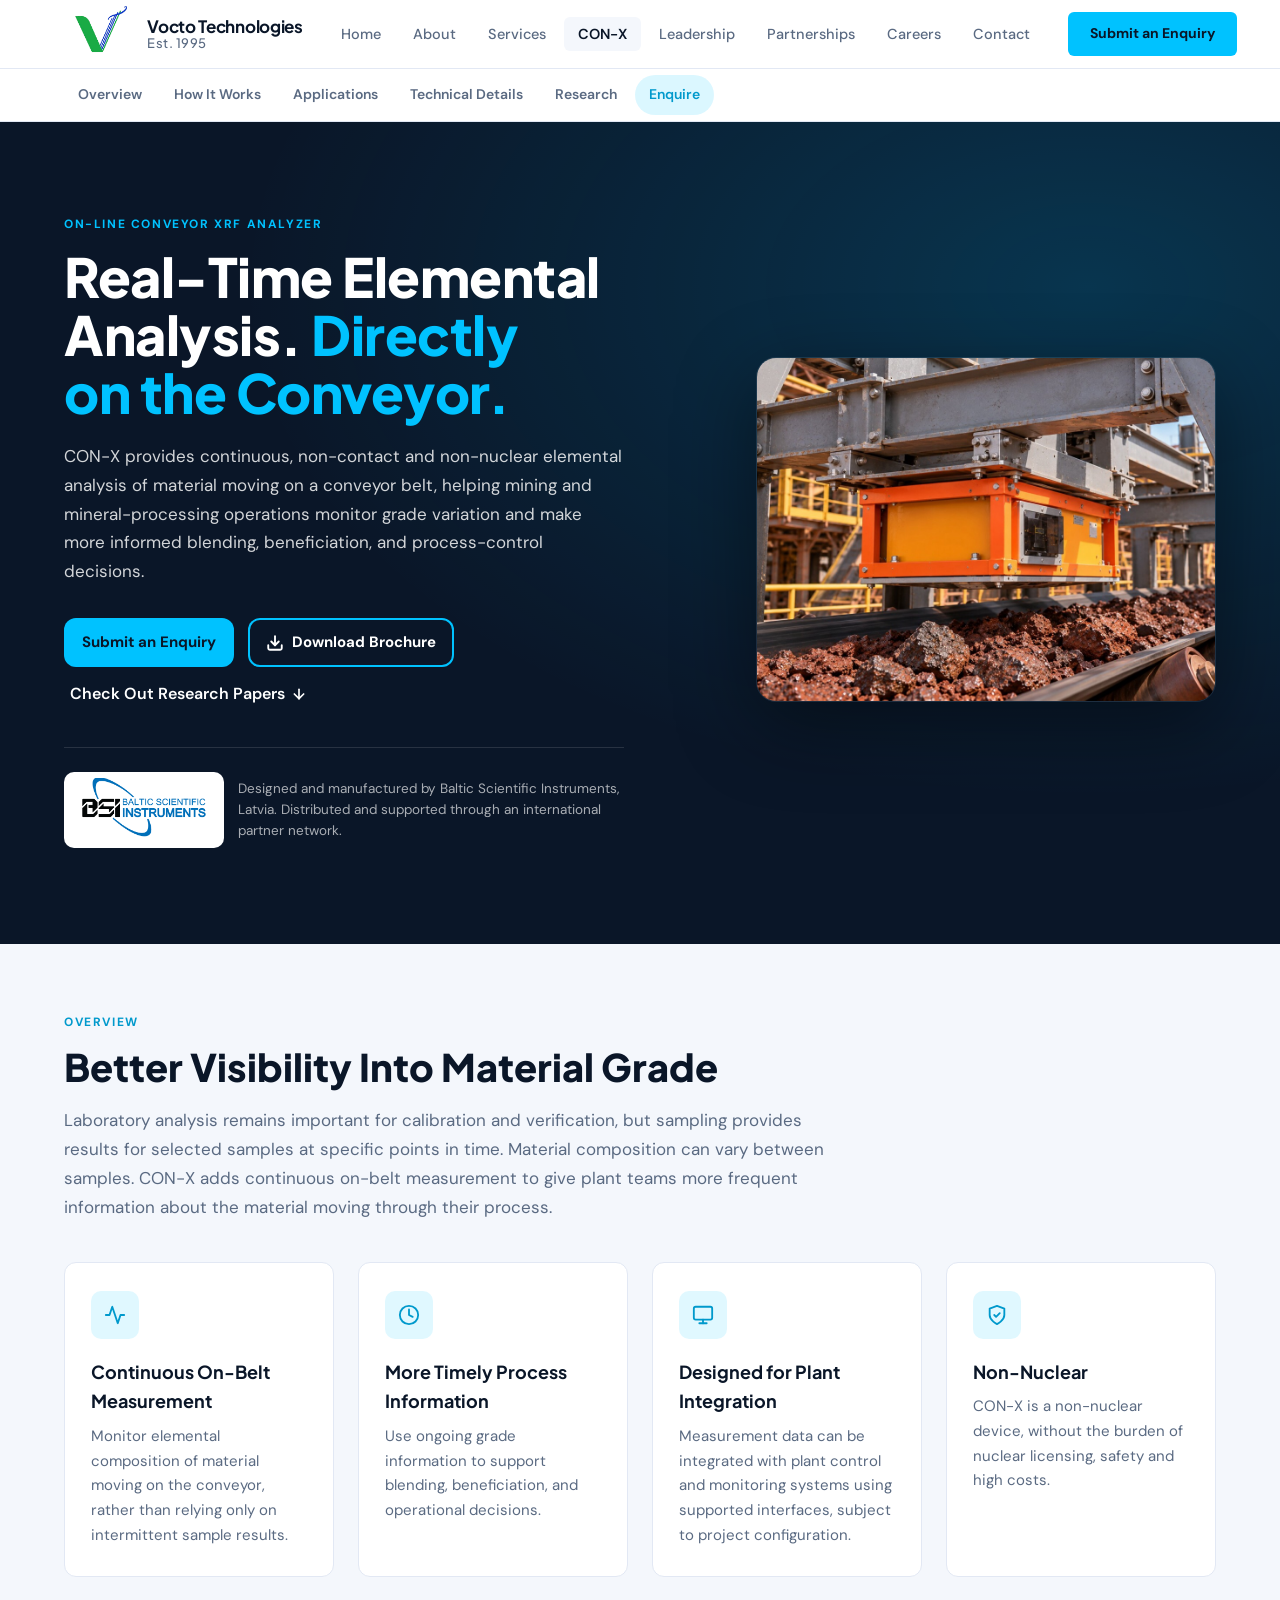
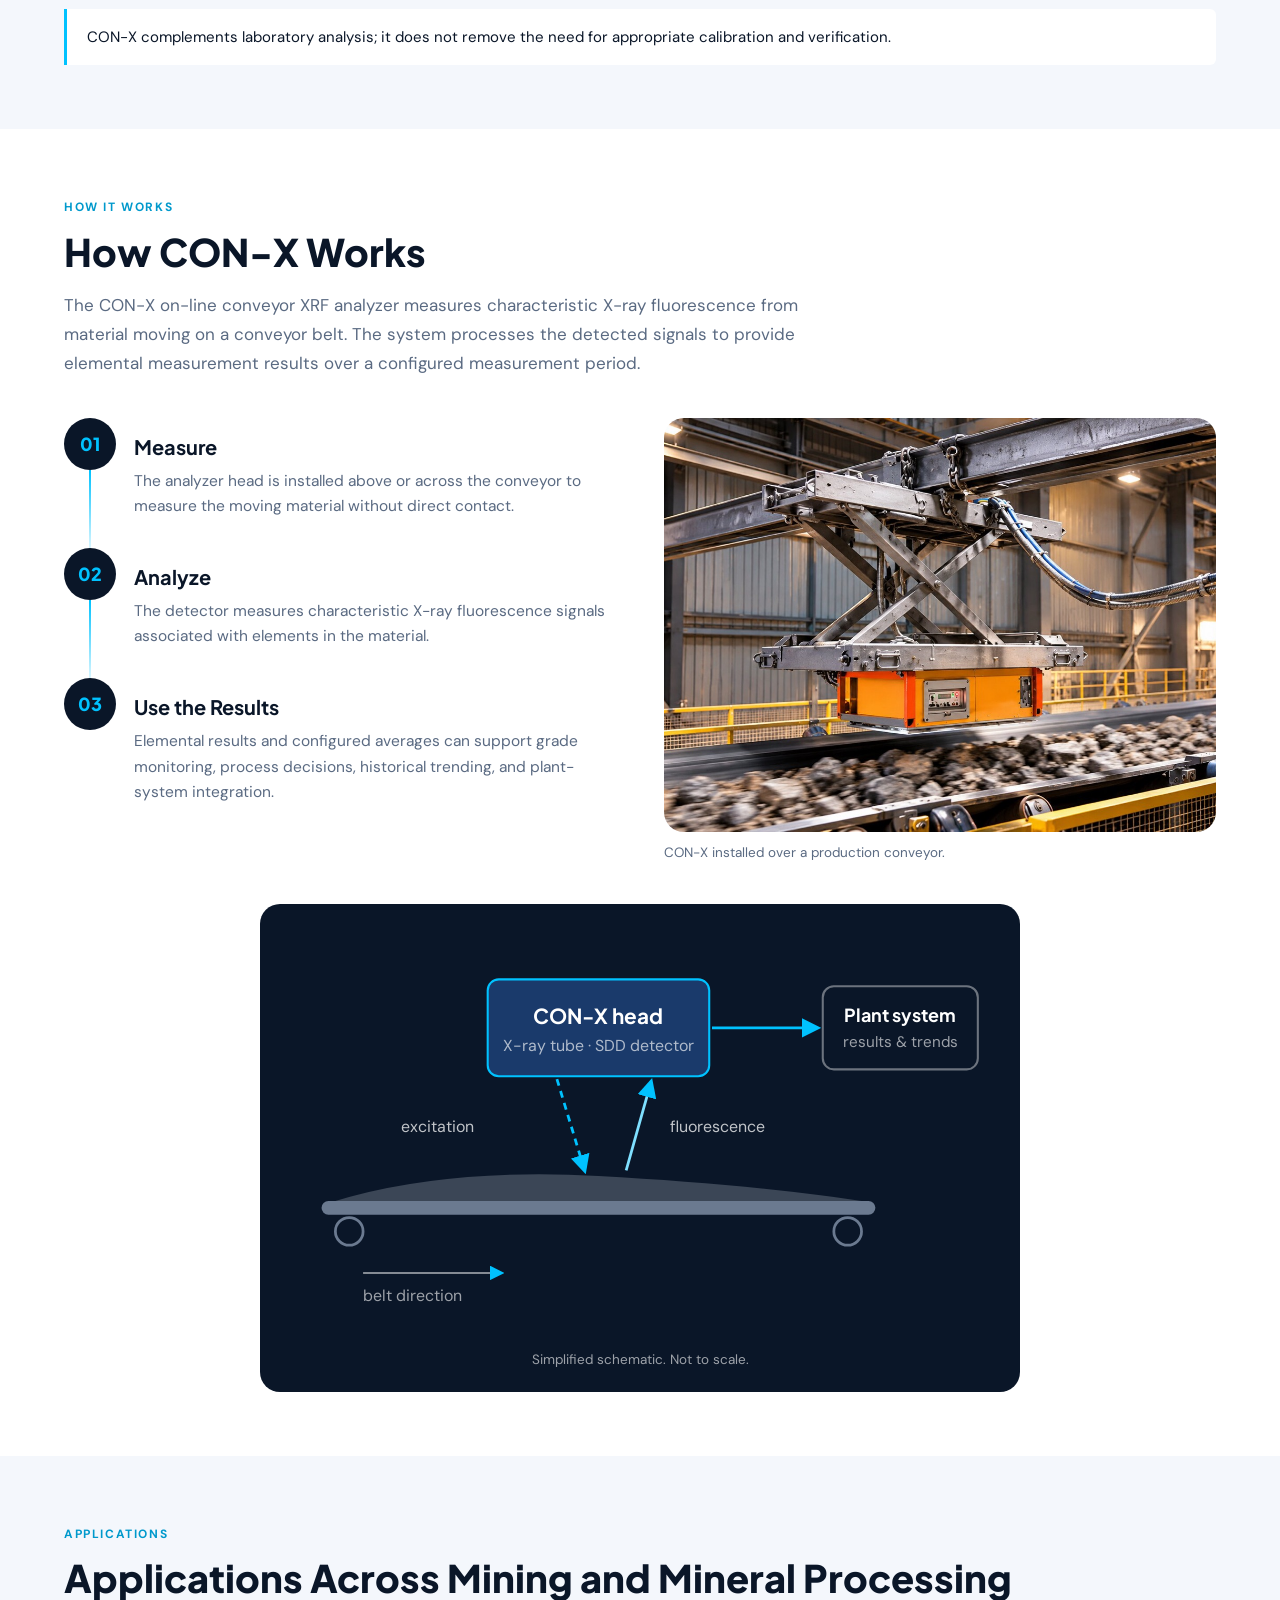
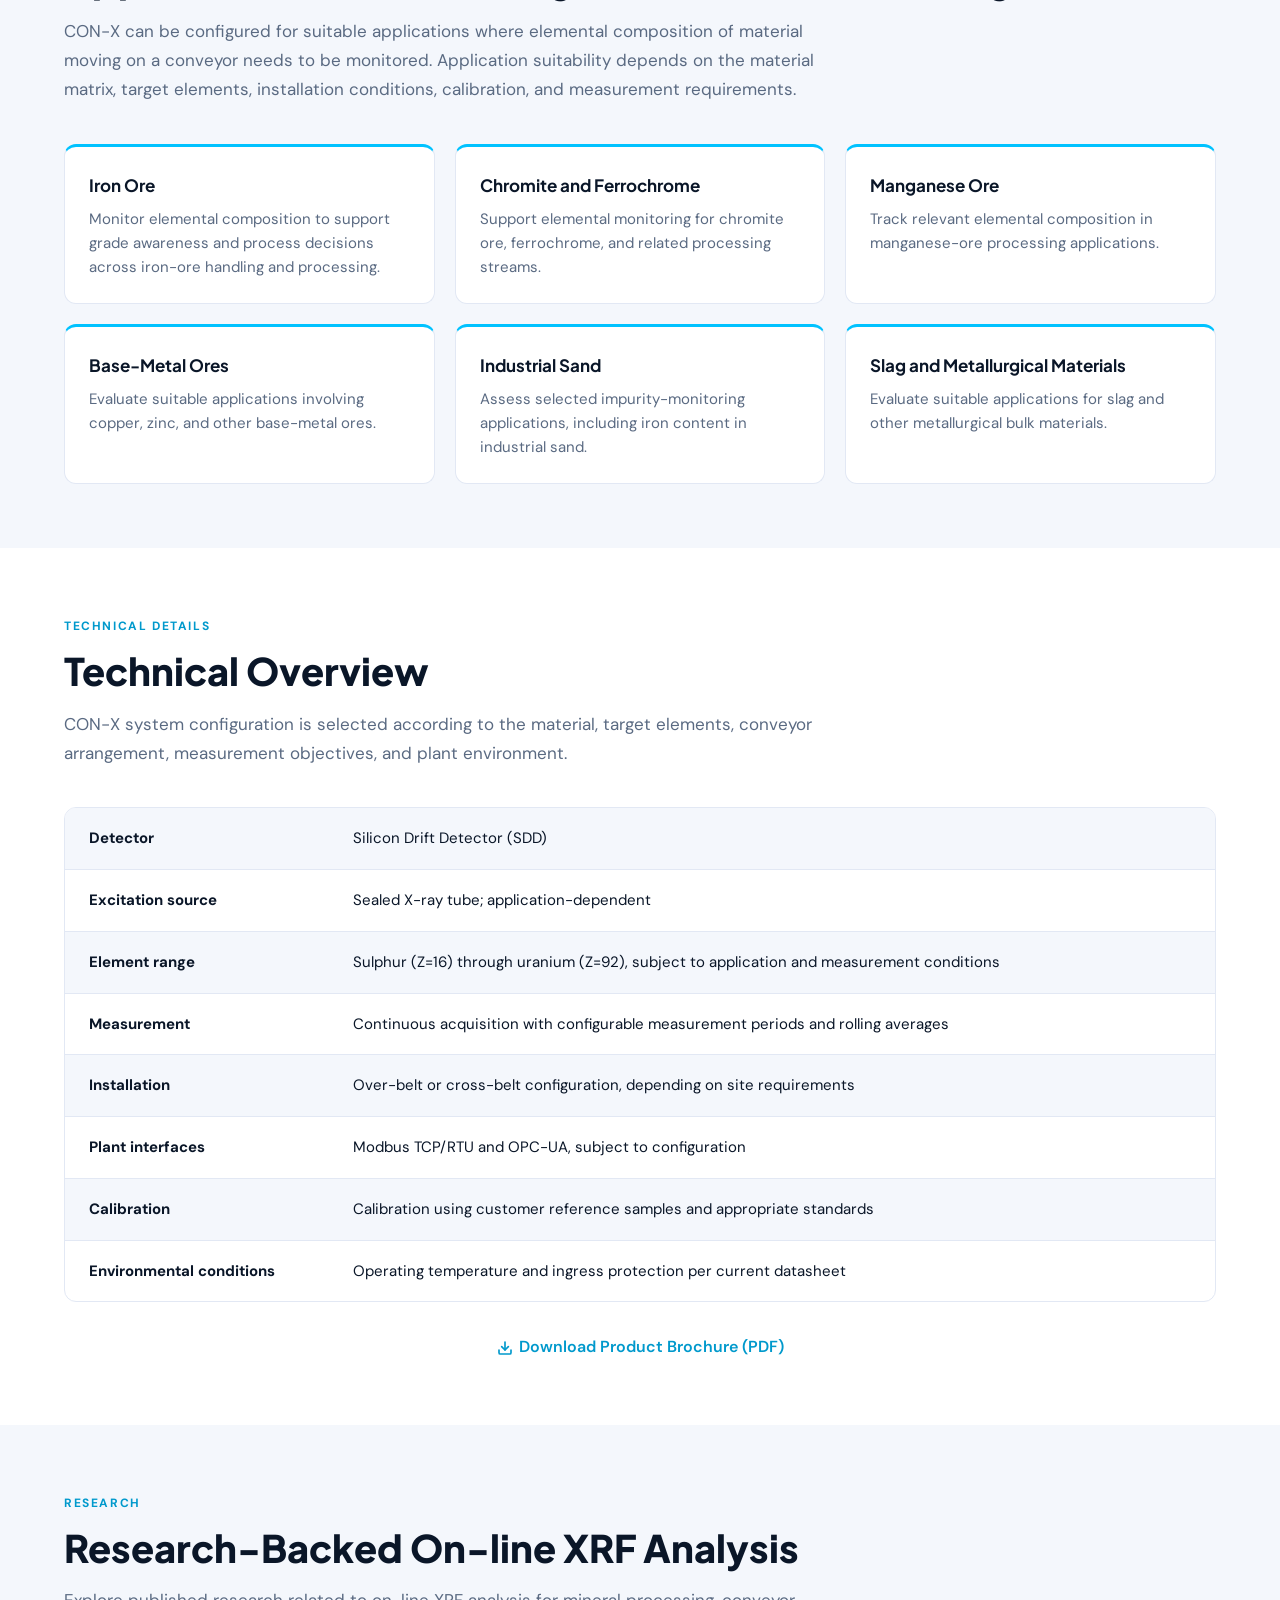
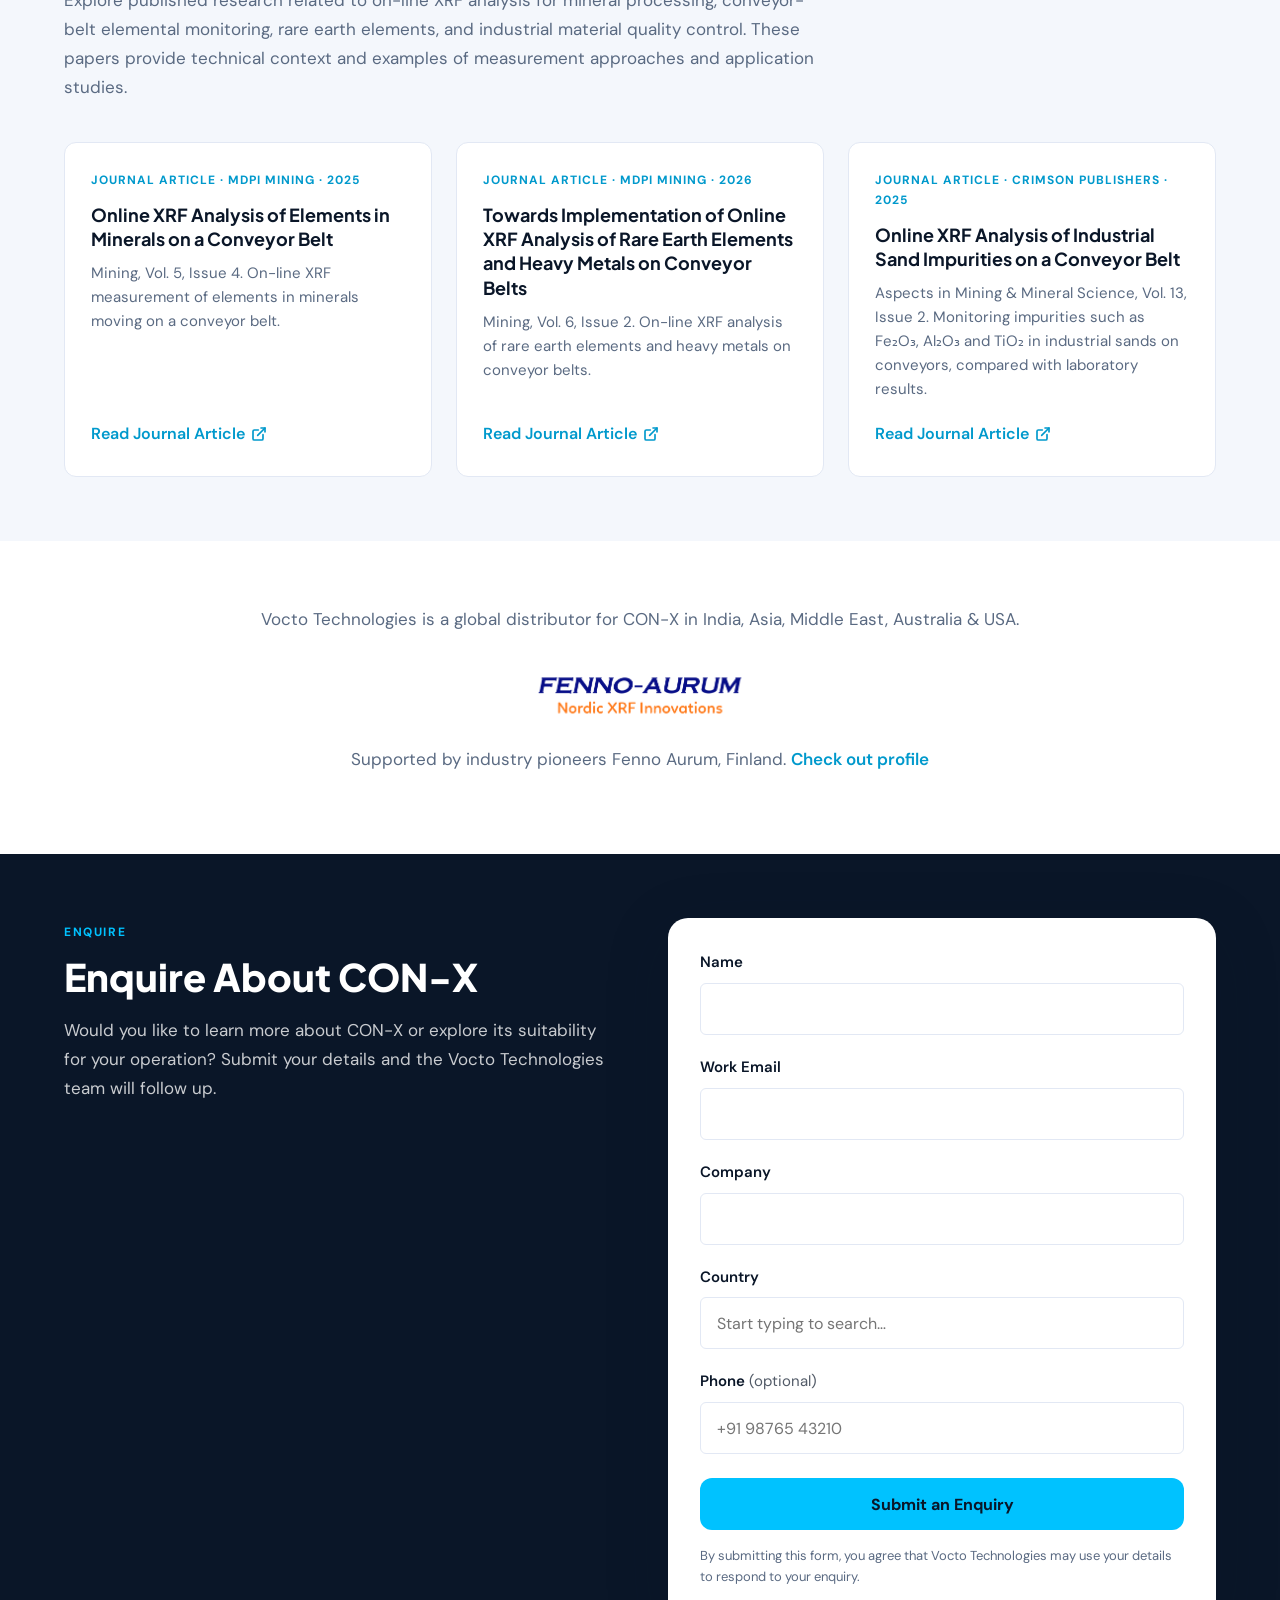
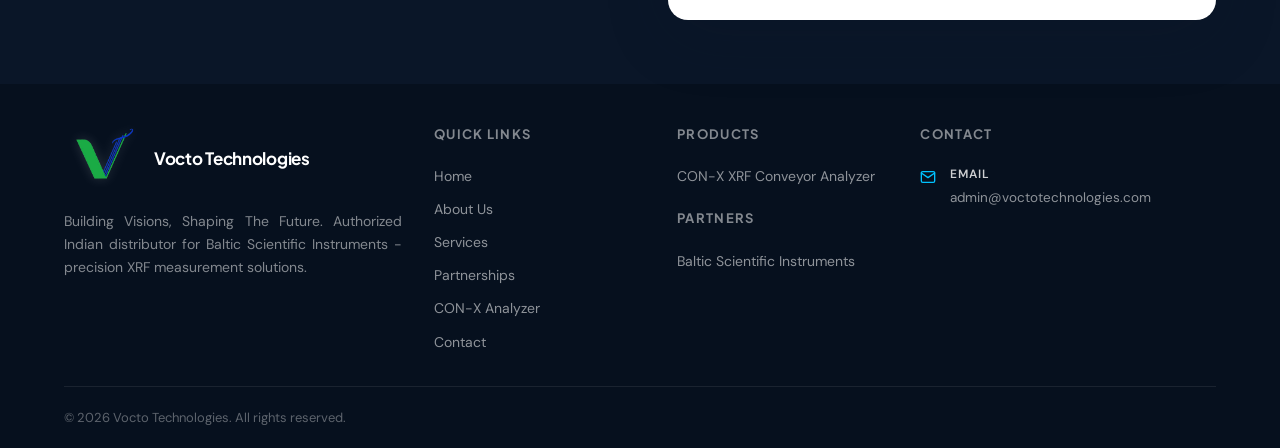
<file: con-x.html>
<!DOCTYPE html>
<html lang="en">
<head>
  <script async src="https://www.googletagmanager.com/gtag/js?id=G-VE65S6VTBM"></script>
  <script>window.dataLayer=window.dataLayer||[];function gtag(){dataLayer.push(arguments)}gtag('js',new Date());gtag('config','G-VE65S6VTBM');</script>
  <meta charset="UTF-8" />
  <meta name="viewport" content="width=device-width, initial-scale=1.0, viewport-fit=cover" />
  <meta name="description" content="CON-X on-line conveyor XRF analyzer: continuous, non-contact and non-nuclear elemental analysis of material moving on a conveyor belt for mining and mineral processing." />
  <meta property="og:type" content="website" />
  <meta property="og:url" content="https://www.voctotechnologies.com/con-x" />
  <meta property="og:title" content="CON-X On-line Conveyor XRF Analyzer  -  Vocto Technologies" />
  <meta property="og:description" content="Real-time elemental analysis, directly on the conveyor. Continuous on-belt measurement for mining and mineral-processing operations." />
  <meta property="og:image" content="https://www.voctotechnologies.com/con-x-hero.jpg" />
  <meta name="twitter:card" content="summary_large_image" />
  <title>CON-X On-line Conveyor XRF Analyzer  -  Vocto Technologies</title>
  <link rel="stylesheet" href="styles.css" />
  <link rel="icon" type="image/png" href="logo.png" />
  <link rel="apple-touch-icon" href="logo.png" />
  <link rel="preload" as="image" href="con-x-hero.jpg" />
  <script src="https://challenges.cloudflare.com/turnstile/v0/api.js" async defer></script>
  <style>
    :root { --cx-nav-h: 68px; --cx-subnav-h: 52px; }

    .cx p { text-align: left; }
    .sr-only { position: absolute; width: 1px; height: 1px; padding: 0; margin: -1px; overflow: hidden; clip: rect(0,0,0,0); white-space: nowrap; border: 0; }
    .cx section[id] { scroll-margin-top: calc(var(--cx-nav-h) + var(--cx-subnav-h) + 8px); }

    /* ---------- Section sub-navigation ---------- */
    .cx-subnav {
      position: sticky;
      top: var(--cx-nav-h);
      z-index: 900;
      background: rgba(255,255,255,0.96);
      backdrop-filter: blur(8px);
      border-bottom: 1px solid var(--border);
    }
    .cx-subnav ul {
      display: flex;
      gap: 4px;
      height: var(--cx-subnav-h);
      align-items: center;
      overflow-x: auto;
      scrollbar-width: none;
      -webkit-overflow-scrolling: touch;
    }
    .cx-subnav ul::-webkit-scrollbar { display: none; }
    .cx-subnav a {
      display: block;
      white-space: nowrap;
      padding: 8px 14px;
      border-radius: 999px;
      font-size: 14px;
      font-weight: 600;
      color: var(--text-muted);
      transition: color var(--transition), background var(--transition);
    }
    .cx-subnav a:hover { color: var(--navy); background: var(--light-bg); }
    .cx-subnav a.active { color: var(--navy); background: rgba(0,194,255,0.14); }
    .cx-subnav a.cx-subnav-enquire { color: var(--cyan-dark); }

    /* ---------- Shared ---------- */
    .cx-eyebrow {
      display: inline-block;
      font-size: 12px;
      font-weight: 700;
      letter-spacing: 1.6px;
      text-transform: uppercase;
      color: var(--cyan-dark);
      margin-bottom: 12px;
    }
    .cx-h2 {
      font-family: var(--font-head);
      font-size: clamp(26px, 4vw, 38px);
      font-weight: 800;
      line-height: 1.18;
      color: var(--navy);
      margin-bottom: 16px;
      text-wrap: balance;
    }
    .cx-intro {
      font-size: 17px;
      line-height: 1.7;
      color: var(--text-muted);
      max-width: 760px;
    }
    .cx-head { margin-bottom: 40px; }
    .cx-head.center { text-align: center; }
    .cx-head.center .cx-intro { margin: 0 auto; text-align: center; }

    .cx-btn {
      display: inline-flex;
      align-items: center;
      justify-content: center;
      gap: 8px;
      background: var(--cyan);
      color: var(--navy);
      font-weight: 700;
      font-size: 16px;
      padding: 15px 30px;
      min-height: 52px;
      border: 0;
      border-radius: var(--radius-md);
      cursor: pointer;
      transition: background var(--transition), transform var(--transition);
    }
    .cx-btn:hover { background: #33ceff; transform: translateY(-2px); }
    .cx-btn:focus-visible, .cx-subnav a:focus-visible, .cx-link:focus-visible {
      outline: 3px solid var(--navy-mid); outline-offset: 3px;
    }
    .cx-btn[disabled] { opacity: 0.7; cursor: progress; transform: none; }
    .cx-btn svg { width: 18px; height: 18px; }
    /* Navbar CTA uses the same cyan style as every other CTA on this page */
    .cx-page .btn-nav-cta { background: var(--cyan); color: var(--navy) !important; font-weight: 700; }
    .cx-page .btn-nav-cta:hover { background: #33ceff; }
    .cx-cta-row { margin-top: 40px; text-align: center; }

    .cx-link {
      display: inline-flex;
      align-items: center;
      gap: 6px;
      font-weight: 600;
      color: var(--cyan-dark);
    }
    .cx-link:hover { text-decoration: underline; text-underline-offset: 3px; }
    .cx-link svg { width: 16px; height: 16px; }

    /* ---------- Hero ---------- */
    .cx-hero {
      position: relative;
      background: var(--navy);
      color: var(--white);
      overflow: hidden;
    }
    .cx-hero::after {
      content: '';
      position: absolute; inset: 0;
      background:
        radial-gradient(ellipse at 85% 20%, rgba(0,194,255,0.18), transparent 55%),
        linear-gradient(180deg, rgba(10,22,40,0) 60%, rgba(10,22,40,0.6));
      pointer-events: none;
    }
    .cx-hero-inner {
      position: relative;
      z-index: 1;
      display: grid;
      grid-template-columns: 1.4fr 1fr;
      gap: 48px;
      align-items: center;
      padding-block: 88px 96px;
    }
    .cx-hero .cx-eyebrow { color: var(--cyan); }
    .cx-hero h1 {
      font-family: var(--font-head);
      font-size: clamp(32px, 5vw, 54px);
      font-weight: 800;
      line-height: 1.08;
      letter-spacing: -0.5px;
      margin-bottom: 20px;
      text-wrap: balance;
    }
    .cx-hero h1 span { color: var(--cyan); }
    .cx-hero-text {
      font-size: 17px;
      line-height: 1.7;
      color: rgba(255,255,255,0.82);
      margin-bottom: 32px;
      max-width: 560px;
    }
    .cx-hero-actions { display: flex; align-items: center; gap: 14px; flex-wrap: wrap; }
    .cx-hero-actions .cx-btn { padding: 12px 18px; min-height: 48px; font-size: 15px; }
    .cx-hero-actions .cx-link { margin-left: 6px; }
    .cx-hero .cx-link { color: var(--white); }
    .cx-btn-outline { background: transparent; color: var(--white); box-shadow: inset 0 0 0 2px var(--cyan); }
    .cx-btn-outline:hover { background: rgba(0,194,255,0.12); }
    .cx-hero .cx-link:hover { color: var(--cyan); }
    .cx-trust {
      margin-top: 40px;
      padding-top: 24px;
      border-top: 1px solid rgba(255,255,255,0.12);
      display: flex;
      align-items: center;
      gap: 14px;
      font-size: 13.5px;
      line-height: 1.55;
      color: rgba(255,255,255,0.65);
      max-width: 560px;
    }
    .cx-trust img { width: 160px; height: 76px; object-fit: cover; border-radius: 10px; background: #fff; padding: 6px 10px; flex-shrink: 0; }
    .cx-hero-media {
      border-radius: var(--radius-lg);
      overflow: hidden;
      box-shadow: 0 24px 80px rgba(0,0,0,0.45);
      border: 1px solid rgba(255,255,255,0.08);
      aspect-ratio: 4 / 3;
    }
    .cx-hero-media img { width: 100%; height: 100%; object-fit: cover; }

    /* ---------- Overview / benefits ---------- */
    .cx-benefits {
      display: grid;
      grid-template-columns: repeat(4, 1fr);
      gap: 24px;
    }
    .cx-card {
      background: var(--white);
      border: 1px solid var(--border);
      border-radius: var(--radius-md);
      padding: 28px 26px;
    }
    .cx-card-icon {
      width: 48px; height: 48px;
      border-radius: 10px;
      background: rgba(0,194,255,0.12);
      display: flex; align-items: center; justify-content: center;
      margin-bottom: 18px;
    }
    .cx-card-icon svg { width: 22px; height: 22px; stroke: var(--cyan-dark); }
    .cx-card h3 {
      font-family: var(--font-head);
      font-size: 18px;
      font-weight: 700;
      color: var(--navy);
      margin-bottom: 8px;
    }
    .cx-card p { font-size: 15px; line-height: 1.65; color: var(--text-muted); }
    .cx-note {
      margin-top: 32px;
      padding: 16px 20px;
      border-left: 3px solid var(--cyan);
      background: var(--white);
      border-radius: 0 var(--radius-sm) var(--radius-sm) 0;
      font-size: 15px;
      color: var(--text-dark);
    }

    /* ---------- How it works ---------- */
    .cx-how {
      display: grid;
      grid-template-columns: 1fr 1fr;
      gap: 48px;
      align-items: start;
    }
    .cx-steps { display: flex; flex-direction: column; gap: 0; counter-reset: step; }
    .cx-step {
      position: relative;
      display: grid;
      grid-template-columns: 52px 1fr;
      gap: 18px;
      padding-bottom: 28px;
    }
    .cx-step:not(:last-child)::before {
      content: '';
      position: absolute;
      left: 25px; top: 52px; bottom: 0;
      width: 2px;
      background: linear-gradient(var(--cyan), rgba(0,194,255,0.15));
    }
    .cx-step-num {
      counter-increment: step;
      width: 52px; height: 52px;
      border-radius: 50%;
      background: var(--navy);
      color: var(--cyan);
      font-family: var(--font-head);
      font-weight: 800;
      font-size: 18px;
      display: flex; align-items: center; justify-content: center;
    }
    .cx-step-num::before { content: counter(step, decimal-leading-zero); }
    .cx-step h3 {
      font-family: var(--font-head);
      font-size: 20px;
      font-weight: 700;
      color: var(--navy);
      margin: 12px 0 6px;
    }
    .cx-step p { font-size: 15.5px; line-height: 1.65; color: var(--text-muted); }

    .cx-diagram {
      background: var(--navy);
      border-radius: var(--radius-lg);
      padding: 20px;
    }
    .cx-diagram svg { width: 100%; height: auto; display: block; }
    .cx-diagram figcaption {
      color: rgba(255,255,255,0.6);
      font-size: 13px;
      text-align: center;
      margin-top: 10px;
    }
    .cx-visuals {
      display: grid;
      grid-template-columns: 1fr 1fr;
      gap: 24px;
      margin-top: 40px;
    }
    .cx-visuals figure { margin: 0; }
    .cx-visuals-single { grid-template-columns: 1fr; max-width: 760px; margin-left: auto; margin-right: auto; }
    .cx-visuals img, .cx-placeholder {
      width: 100%;
      aspect-ratio: 4 / 3;
      height: auto;
      object-fit: cover;
      border-radius: var(--radius-md);
    }
    .cx-visuals figcaption { font-size: 13.5px; color: var(--text-muted); margin-top: 10px; }
    .cx-visuals .cx-diagram figcaption { color: rgba(255,255,255,0.6); }
    .cx-how-photo { margin: 0; }
    .cx-how-photo img { width: 100%; aspect-ratio: 4 / 3; height: auto; object-fit: cover; border-radius: var(--radius-lg); }
    .cx-how-photo figcaption { font-size: 13.5px; color: var(--text-muted); margin-top: 10px; }
    .cx-placeholder {
      border: 2px dashed var(--border);
      background: var(--light-bg);
      display: flex; flex-direction: column; align-items: center; justify-content: center;
      gap: 8px;
      color: var(--text-muted);
      font-size: 14px;
      text-align: center;
      padding: 24px;
    }
    .cx-placeholder svg { width: 36px; height: 36px; stroke: var(--text-muted); opacity: 0.6; }

    /* ---------- Applications ---------- */
    .cx-apps {
      display: grid;
      grid-template-columns: repeat(3, 1fr);
      gap: 20px;
    }
    .cx-app {
      background: var(--white);
      border: 1px solid var(--border);
      border-radius: var(--radius-md);
      padding: 24px;
      border-top: 3px solid var(--cyan);
    }
    .cx-app h3 {
      font-family: var(--font-head);
      font-size: 17px;
      font-weight: 700;
      color: var(--navy);
      margin-bottom: 8px;
    }
    .cx-app p { font-size: 15px; line-height: 1.6; color: var(--text-muted); }

    /* ---------- Technical ---------- */
    .cx-specs {
      border: 1px solid var(--border);
      border-radius: var(--radius-md);
      overflow: hidden;
      background: var(--white);
    }
    .cx-spec {
      display: grid;
      grid-template-columns: 240px 1fr;
      gap: 24px;
      padding: 18px 24px;
      border-bottom: 1px solid var(--border);
    }
    .cx-spec:last-child { border-bottom: 0; }
    .cx-spec:nth-child(odd) { background: var(--light-bg); }
    .cx-spec dt { font-weight: 700; color: var(--navy); font-size: 15px; }
    .cx-spec dd { color: var(--text-dark); font-size: 15px; line-height: 1.6; margin: 0; }
    .cx-spec dd .cx-tbc {
      display: inline-block;
      margin-left: 6px;
      font-size: 11px;
      font-weight: 700;
      letter-spacing: 0.5px;
      text-transform: uppercase;
      color: #8a5a00;
      background: #fff3d6;
      border-radius: 4px;
      padding: 2px 6px;
      vertical-align: 1px;
    }
    .cx-tech-actions {
      margin-top: 32px;
      display: flex;
      align-items: center;
      justify-content: center;
      gap: 28px;
      flex-wrap: wrap;
    }

    /* ---------- Research ---------- */
    .cx-papers {
      display: grid;
      grid-template-columns: repeat(3, 1fr);
      gap: 24px;
    }
    .cx-paper {
      display: flex;
      flex-direction: column;
      background: var(--white);
      border: 1px solid var(--border);
      border-radius: var(--radius-md);
      padding: 28px 26px;
      transition: box-shadow var(--transition), border-color var(--transition);
    }
    .cx-paper:hover { box-shadow: var(--shadow-md); border-color: var(--cyan); }
    .cx-paper-source {
      font-size: 12px;
      font-weight: 700;
      letter-spacing: 1px;
      text-transform: uppercase;
      color: var(--cyan-dark);
      margin-bottom: 12px;
    }
    .cx-paper h3 {
      font-family: var(--font-head);
      font-size: 18px;
      font-weight: 700;
      line-height: 1.35;
      color: var(--navy);
      margin-bottom: 10px;
    }
    .cx-paper p { font-size: 15px; line-height: 1.6; color: var(--text-muted); margin-bottom: 20px; flex: 1; }

    /* ---------- Distribution ---------- */
    .cx-distrib { text-align: center; }
    .cx-distrib .cx-intro { margin: 0 auto 16px; text-align: center; }
    .cx-distrib-logo { width: 260px; height: 80px; object-fit: cover; margin: 8px auto 16px; }

    /* ---------- Enquiry ---------- */
    .cx-enquire { background: var(--navy); color: var(--white); }
    .cx-enquire-inner {
      display: grid;
      grid-template-columns: 1fr 1fr;
      gap: 56px;
      align-items: start;
    }
    .cx-enquire .cx-h2 { color: var(--white); }
    .cx-enquire .cx-eyebrow { color: var(--cyan); }
    .cx-enquire .cx-intro { color: rgba(255,255,255,0.78); }
    .cx-form-card {
      background: var(--white);
      color: var(--text-dark);
      border-radius: var(--radius-lg);
      padding: 32px;
      box-shadow: var(--shadow-lg);
    }
    .cx-field { margin-bottom: 20px; }
    .cx-field label {
      display: block;
      font-weight: 600;
      font-size: 15px;
      margin-bottom: 8px;
      color: var(--navy);
    }
    .cx-field input {
      width: 100%;
      font-size: 16px; /* prevents iOS zoom on focus */
      padding: 14px 16px;
      min-height: 52px;
      border: 1.5px solid var(--border);
      border-radius: var(--radius-sm);
      background: var(--white);
      color: var(--text-dark);
      transition: border-color var(--transition), box-shadow var(--transition);
    }
    .cx-field input:focus {
      outline: none;
      border-color: var(--cyan-dark);
      box-shadow: 0 0 0 3px rgba(0,194,255,0.2);
    }
    .cx-field.has-error input { border-color: #d93025; }
    .cx-optional { font-weight: 400; opacity: 0.7; }
    .cx-field-error { display: none; color: #c5221f; font-size: 13.5px; margin-top: 6px; }
    .cx-field.has-error .cx-field-error { display: block; }
    .cx-hp { position: absolute; left: -9999px; width: 1px; height: 1px; overflow: hidden; }
    .cx-form-card .cx-btn { width: 100%; margin-top: 4px; }
    .cx-privacy { font-size: 13px; line-height: 1.6; color: var(--text-muted); margin-top: 16px; }
    .cx-privacy a { color: var(--cyan-dark); text-decoration: underline; }
    .cx-alert {
      border-radius: var(--radius-sm);
      padding: 14px 16px;
      font-size: 15px;
      line-height: 1.5;
      margin-bottom: 20px;
    }
    .cx-alert-error { background: #fdecea; color: #a50e0e; }
    .cx-success { text-align: center; padding: 24px 8px; }
    .cx-success-icon {
      width: 64px; height: 64px; margin: 0 auto 16px;
      border-radius: 50%;
      background: rgba(0,194,255,0.14);
      display: flex; align-items: center; justify-content: center;
    }
    .cx-success-icon svg { width: 30px; height: 30px; stroke: var(--cyan-dark); }
    .cx-success h3 { font-family: var(--font-head); font-size: 22px; color: var(--navy); margin-bottom: 8px; }
    .cx-success p { color: var(--text-muted); text-align: center; line-height: 1.6; }

    /* ---------- Closing CTA ---------- */

    /* ---------- Sticky mobile action bar ---------- */
    .cx-mobile-bar {
      display: none;
      position: fixed;
      left: 0; right: 0; bottom: 0;
      z-index: 950;
      padding: 12px 16px calc(12px + env(safe-area-inset-bottom, 0px));
      background: rgba(10,22,40,0.94);
      backdrop-filter: blur(10px);
      border-top: 1px solid rgba(255,255,255,0.1);
      transition: transform 0.25s ease;
    }
    .cx-mobile-bar .cx-btn { width: 100%; }
    .cx-mobile-bar.is-hidden { transform: translateY(110%); }

    /* ---------- Responsive ---------- */
    @media (pointer: coarse) {
      .cx-link { padding-block: 9px; }
      .cx-subnav a { padding-block: 12px; }
    }
    @media (max-width: 960px) {
      .cx-hero-inner, .cx-how, .cx-enquire-inner { grid-template-columns: 1fr; gap: 40px; }
      .cx-hero-inner { padding-block: 48px 64px; }
      .cx-hero-media { order: -1; }
      .cx-hero-media { aspect-ratio: 16 / 9; max-height: 60vh; width: 100%; }
      .cx-benefits, .cx-apps, .cx-papers { grid-template-columns: 1fr 1fr; }
    }
    @media (max-width: 768px) {
      .cx-mobile-bar { display: block; }
      body.cx-page { padding-bottom: calc(76px + env(safe-area-inset-bottom, 0px)); }
      .cx-hero-actions .cx-btn { width: 100%; }
      .cx-hero-actions { gap: 18px; }
    }
    @media (max-width: 640px) {
      .cx-benefits, .cx-apps, .cx-papers, .cx-visuals { grid-template-columns: 1fr; }
      .cx-spec { grid-template-columns: 1fr; gap: 4px; padding: 16px 18px; }
      .cx-form-card { padding: 24px 20px; }
      .cx-intro { font-size: 16px; }
      .cx-head { margin-bottom: 28px; }
    }
    @media (prefers-reduced-motion: reduce) {
      .cx-btn, .cx-mobile-bar { transition: none; }
    }
  </style>
</head>
<body class="cx-page">

  <!-- NAVIGATION -->
  <nav class="navbar" id="navbar">
    <div class="container">
      <div class="navbar-inner">
        <a href="/" class="logo" aria-label="Vocto Technologies Home">
          <img src="logo.png" alt="Vocto Technologies logo" class="logo-img" />
          <div class="logo-text">Vocto Technologies<span>Est. 1995</span></div>
        </a>
        <ul class="nav-links" role="navigation">
          <li><a href="/">Home</a></li>
          <li><a href="/about">About</a></li>
          <li><a href="/services">Services</a></li>
          <li><a href="/con-x" class="active">CON-X</a></li>
          <li><a href="/leadership">Leadership</a></li>
          <li><a href="/partnerships">Partnerships</a></li>
          <li><a href="/careers">Careers</a></li>
          <li><a href="/contact">Contact</a></li>
        </ul>
        <a href="#enquire" class="btn-nav-cta desktop-only" data-cta="navbar">Submit an Enquiry</a>
        <button class="hamburger" id="hamburger" aria-label="Toggle menu" aria-expanded="false">
          <span></span><span></span><span></span>
        </button>
      </div>
      <nav class="mobile-nav" id="mobileNav" aria-label="Mobile navigation">
        <a href="/">Home</a>
        <a href="/about">About</a>
        <a href="/services">Services</a>
        <a href="/con-x" class="active">CON-X</a>
        <a href="/leadership">Leadership</a>
        <a href="/partnerships">Partnerships</a>
        <a href="/careers">Careers</a>
        <a href="/contact">Contact</a>
        <a href="/portal/">Employee Portal</a>
      </nav>
    </div>
  </nav>

  <!-- SECTION NAV -->
  <nav class="cx-subnav" aria-label="CON-X page sections">
    <div class="container">
      <ul>
        <li><a href="#overview">Overview</a></li>
        <li><a href="#how-it-works">How It Works</a></li>
        <li><a href="#applications">Applications</a></li>
        <li><a href="#technical">Technical Details</a></li>
        <li><a href="#research">Research</a></li>
        <li><a href="#enquire" class="cx-subnav-enquire">Enquire</a></li>
      </ul>
    </div>
  </nav>

  <main class="cx">

    <!-- 1. HERO -->
    <section class="cx-hero">
      <div class="container cx-hero-inner">
        <div>
          <span class="cx-eyebrow">On-line Conveyor XRF Analyzer</span>
          <h1>Real-Time Elemental Analysis. <span>Directly on the Conveyor.</span></h1>
          <p class="cx-hero-text">CON-X provides continuous, non-contact and non-nuclear elemental analysis of material moving on a conveyor belt, helping mining and mineral-processing operations monitor grade variation and make more informed blending, beneficiation, and process-control decisions.</p>
          <div class="cx-hero-actions">
            <a href="#enquire" class="cx-btn" data-cta="hero">Submit an Enquiry</a>
            <a href="/con-x-brochure.pdf" class="cx-btn cx-btn-outline" target="_blank" rel="noopener" data-track="brochure">
              <svg viewBox="0 0 24 24" fill="none" stroke="currentColor" stroke-width="2.5" stroke-linecap="round" stroke-linejoin="round" aria-hidden="true"><path d="M21 15v4a2 2 0 0 1-2 2H5a2 2 0 0 1-2-2v-4"/><polyline points="7 10 12 15 17 10"/><line x1="12" y1="15" x2="12" y2="3"/></svg>
              Download Brochure
            </a>
            <a href="#research" class="cx-link">
              Check Out Research Papers
              <svg viewBox="0 0 24 24" fill="none" stroke="currentColor" stroke-width="2.5" stroke-linecap="round" stroke-linejoin="round" aria-hidden="true"><line x1="12" y1="5" x2="12" y2="19"/><polyline points="19 12 12 19 5 12"/></svg>
            </a>
          </div>
          <div class="cx-trust">
            <img src="bsi-logo.png" alt="Baltic Scientific Instruments" width="160" height="76" />
            <span>Designed and manufactured by Baltic Scientific Instruments, Latvia. Distributed and supported through an international partner network.</span>
          </div>
        </div>
        <div class="cx-hero-media">
          <img src="con-x-hero.jpg" width="1400" height="788" fetchpriority="high"
               alt="CON-X analyzer in an orange housing, bolted to a steel frame just above a conveyor belt carrying iron ore" />
        </div>
      </div>
    </section>

    <!-- 2. OVERVIEW -->
    <section class="section section-light" id="overview">
      <div class="container">
        <div class="cx-head">
          <span class="cx-eyebrow">Overview</span>
          <h2 class="cx-h2">Better Visibility Into Material Grade</h2>
          <p class="cx-intro">Laboratory analysis remains important for calibration and verification, but sampling provides results for selected samples at specific points in time. Material composition can vary between samples. CON-X adds continuous on-belt measurement to give plant teams more frequent information about the material moving through their process.</p>
        </div>
        <div class="cx-benefits">
          <div class="cx-card">
            <div class="cx-card-icon"><svg viewBox="0 0 24 24" fill="none" stroke-width="2" stroke-linecap="round" stroke-linejoin="round" aria-hidden="true"><polyline points="22 12 18 12 15 21 9 3 6 12 2 12"/></svg></div>
            <h3>Continuous On-Belt Measurement</h3>
            <p>Monitor elemental composition of material moving on the conveyor, rather than relying only on intermittent sample results.</p>
          </div>
          <div class="cx-card">
            <div class="cx-card-icon"><svg viewBox="0 0 24 24" fill="none" stroke-width="2" stroke-linecap="round" stroke-linejoin="round" aria-hidden="true"><circle cx="12" cy="12" r="10"/><polyline points="12 6 12 12 16 14"/></svg></div>
            <h3>More Timely Process Information</h3>
            <p>Use ongoing grade information to support blending, beneficiation, and operational decisions.</p>
          </div>
          <div class="cx-card">
            <div class="cx-card-icon"><svg viewBox="0 0 24 24" fill="none" stroke-width="2" stroke-linecap="round" stroke-linejoin="round" aria-hidden="true"><rect x="2" y="3" width="20" height="14" rx="2"/><line x1="8" y1="21" x2="16" y2="21"/><line x1="12" y1="17" x2="12" y2="21"/></svg></div>
            <h3>Designed for Plant Integration</h3>
            <p>Measurement data can be integrated with plant control and monitoring systems using supported interfaces, subject to project configuration.</p>
          </div>
          <div class="cx-card">
            <div class="cx-card-icon"><svg viewBox="0 0 24 24" fill="none" stroke-width="2" stroke-linecap="round" stroke-linejoin="round" aria-hidden="true"><path d="M12 22s8-4 8-10V5l-8-3-8 3v7c0 6 8 10 8 10z"/><polyline points="9 12 11 14 15 10"/></svg></div>
            <h3>Non-Nuclear</h3>
            <p>CON-X is a non-nuclear device, without the burden of nuclear licensing, safety and high costs.</p>
          </div>
        </div>
        <p class="cx-note">CON-X complements laboratory analysis; it does not remove the need for appropriate calibration and verification.</p>
      </div>
    </section>

    <!-- 3. HOW IT WORKS -->
    <section class="section section-white" id="how-it-works">
      <div class="container">
        <div class="cx-head">
          <span class="cx-eyebrow">How It Works</span>
          <h2 class="cx-h2">How CON-X Works</h2>
          <p class="cx-intro">The CON-X on-line conveyor XRF analyzer measures characteristic X-ray fluorescence from material moving on a conveyor belt. The system processes the detected signals to provide elemental measurement results over a configured measurement period.</p>
        </div>
        <div class="cx-how">
          <ol class="cx-steps">
            <li class="cx-step">
              <div class="cx-step-num" aria-hidden="true"></div>
              <div>
                <h3>Measure</h3>
                <p>The analyzer head is installed above or across the conveyor to measure the moving material without direct contact.</p>
              </div>
            </li>
            <li class="cx-step">
              <div class="cx-step-num" aria-hidden="true"></div>
              <div>
                <h3>Analyze</h3>
                <p>The detector measures characteristic X-ray fluorescence signals associated with elements in the material.</p>
              </div>
            </li>
            <li class="cx-step">
              <div class="cx-step-num" aria-hidden="true"></div>
              <div>
                <h3>Use the Results</h3>
                <p>Elemental results and configured averages can support grade monitoring, process decisions, historical trending, and plant-system integration.</p>
              </div>
            </li>
          </ol>

          <figure class="cx-how-photo">
            <img src="con-x-install.jpg" width="1400" height="788" loading="lazy"
                 alt="CON-X analyzer hung from an adjustable scissor frame above a conveyor belt inside a processing plant" />
            <figcaption>CON-X installed over a production conveyor.</figcaption>
          </figure>
        </div>

        <div class="cx-visuals cx-visuals-single">
          <figure class="cx-diagram">
            <svg viewBox="0 0 520 300" role="img" aria-labelledby="cxDiagTitle">
              <title id="cxDiagTitle">Diagram: the CON-X head sits above the conveyor, X-rays excite the moving material, the detector reads the fluorescence, and results go to the plant control system.</title>
              <defs>
                <marker id="cxArrow" viewBox="0 0 10 10" refX="8" refY="5" markerWidth="7" markerHeight="7" orient="auto-start-reverse">
                  <path d="M0,0 L10,5 L0,10 z" fill="#00C2FF"/>
                </marker>
              </defs>
              <!-- analyzer head -->
              <rect x="150" y="40" width="160" height="70" rx="8" fill="#1A3A6B" stroke="#00C2FF" stroke-width="1.5"/>
              <text x="230" y="72" text-anchor="middle" fill="#fff" font-size="15" font-weight="700" font-family="Plus Jakarta Sans, sans-serif">CON-X head</text>
              <text x="230" y="92" text-anchor="middle" fill="rgba(255,255,255,0.65)" font-size="11.5" font-family="DM Sans, sans-serif">X-ray tube · SDD detector</text>
              <!-- beams -->
              <line x1="200" y1="112" x2="220" y2="178" stroke="#00C2FF" stroke-width="2" stroke-dasharray="5 4" marker-end="url(#cxArrow)"/>
              <line x1="250" y1="178" x2="268" y2="114" stroke="#7FE0FF" stroke-width="2" marker-end="url(#cxArrow)"/>
              <text x="140" y="150" text-anchor="end" fill="rgba(255,255,255,0.75)" font-size="11.5" font-family="DM Sans, sans-serif">excitation</text>
              <text x="282" y="150" fill="rgba(255,255,255,0.75)" font-size="11.5" font-family="DM Sans, sans-serif">fluorescence</text>
              <!-- material + belt -->
              <path d="M40 200 Q 120 176 230 182 T 420 200 Z" fill="#3b4656"/>
              <rect x="30" y="200" width="400" height="10" rx="5" fill="#6b7a90"/>
              <circle cx="50" cy="222" r="10" fill="none" stroke="#6b7a90" stroke-width="2"/>
              <circle cx="410" cy="222" r="10" fill="none" stroke="#6b7a90" stroke-width="2"/>
              <line x1="60" y1="252" x2="160" y2="252" stroke="rgba(255,255,255,0.5)" stroke-width="1.5" marker-end="url(#cxArrow)"/>
              <text x="60" y="272" fill="rgba(255,255,255,0.6)" font-size="11.5" font-family="DM Sans, sans-serif">belt direction</text>
              <!-- output -->
              <line x1="312" y1="75" x2="388" y2="75" stroke="#00C2FF" stroke-width="2" marker-end="url(#cxArrow)"/>
              <rect x="392" y="45" width="112" height="60" rx="8" fill="none" stroke="rgba(255,255,255,0.4)" stroke-width="1.5"/>
              <text x="448" y="71" text-anchor="middle" fill="#fff" font-size="13" font-weight="700" font-family="Plus Jakarta Sans, sans-serif">Plant system</text>
              <text x="448" y="89" text-anchor="middle" fill="rgba(255,255,255,0.6)" font-size="11" font-family="DM Sans, sans-serif">results &amp; trends</text>
            </svg>
            <figcaption>Simplified schematic. Not to scale.</figcaption>
          </figure>
          <!-- TODO: add a second <figure> with the CON-X software / spectrum screenshot from BSI (grid reverts to two columns) -->
        </div>
      </div>
    </section>

    <!-- 4. APPLICATIONS -->
    <section class="section section-light" id="applications">
      <div class="container">
        <div class="cx-head">
          <span class="cx-eyebrow">Applications</span>
          <h2 class="cx-h2">Applications Across Mining and Mineral Processing</h2>
          <p class="cx-intro">CON-X can be configured for suitable applications where elemental composition of material moving on a conveyor needs to be monitored. Application suitability depends on the material matrix, target elements, installation conditions, calibration, and measurement requirements.</p>
        </div>
        <div class="cx-apps">
          <div class="cx-app"><h3>Iron Ore</h3><p>Monitor elemental composition to support grade awareness and process decisions across iron-ore handling and processing.</p></div>
          <div class="cx-app"><h3>Chromite and Ferrochrome</h3><p>Support elemental monitoring for chromite ore, ferrochrome, and related processing streams.</p></div>
          <div class="cx-app"><h3>Manganese Ore</h3><p>Track relevant elemental composition in manganese-ore processing applications.</p></div>
          <div class="cx-app"><h3>Base-Metal Ores</h3><p>Evaluate suitable applications involving copper, zinc, and other base-metal ores.</p></div>
          <div class="cx-app"><h3>Industrial Sand</h3><p>Assess selected impurity-monitoring applications, including iron content in industrial sand.</p></div>
          <div class="cx-app"><h3>Slag and Metallurgical Materials</h3><p>Evaluate suitable applications for slag and other metallurgical bulk materials.</p></div>
        </div>
      </div>
    </section>

    <!-- 5. TECHNICAL -->
    <section class="section section-white" id="technical">
      <div class="container">
        <div class="cx-head">
          <span class="cx-eyebrow">Technical Details</span>
          <h2 class="cx-h2">Technical Overview</h2>
          <p class="cx-intro">CON-X system configuration is selected according to the material, target elements, conveyor arrangement, measurement objectives, and plant environment.</p>
        </div>
        <dl class="cx-specs">
          <div class="cx-spec"><dt>Detector</dt><dd>Silicon Drift Detector (SDD)</dd></div>
          <div class="cx-spec"><dt>Excitation source</dt><dd>Sealed X-ray tube; application-dependent</dd></div>
          <div class="cx-spec"><dt>Element range</dt><dd>Sulphur (Z=16) through uranium (Z=92), subject to application and measurement conditions</dd></div>
          <div class="cx-spec"><dt>Measurement</dt><dd>Continuous acquisition with configurable measurement periods and rolling averages</dd></div>
          <div class="cx-spec"><dt>Installation</dt><dd>Over-belt or cross-belt configuration, depending on site requirements</dd></div>
          <div class="cx-spec"><dt>Plant interfaces</dt><dd>Modbus TCP/RTU and OPC-UA, subject to configuration</dd></div>
          <div class="cx-spec"><dt>Calibration</dt><dd>Calibration using customer reference samples and appropriate standards</dd></div>
          <div class="cx-spec"><dt>Environmental conditions</dt><dd>Operating temperature and ingress protection per current datasheet</dd></div>
        </dl>
        <div class="cx-tech-actions">
          <a href="/con-x-brochure.pdf" class="cx-link" target="_blank" rel="noopener" data-track="brochure">
            <svg viewBox="0 0 24 24" fill="none" stroke="currentColor" stroke-width="2.5" stroke-linecap="round" stroke-linejoin="round" aria-hidden="true"><path d="M21 15v4a2 2 0 0 1-2 2H5a2 2 0 0 1-2-2v-4"/><polyline points="7 10 12 15 17 10"/><line x1="12" y1="15" x2="12" y2="3"/></svg>
            Download Product Brochure (PDF)
          </a>
        </div>
      </div>
    </section>

    <!-- 6. RESEARCH -->
    <section class="section section-light" id="research">
      <div class="container">
        <div class="cx-head">
          <span class="cx-eyebrow">Research</span>
          <h2 class="cx-h2">Research-Backed On-line XRF Analysis</h2>
          <p class="cx-intro">Explore published research related to on-line XRF analysis for mineral processing, conveyor-belt elemental monitoring, rare earth elements, and industrial material quality control. These papers provide technical context and examples of measurement approaches and application studies.</p>
        </div>
        <div class="cx-papers">
          <article class="cx-paper">
            <div class="cx-paper-source">Journal Article · MDPI Mining · 2025</div>
            <h3>Online XRF Analysis of Elements in Minerals on a Conveyor Belt</h3>
            <p>Mining, Vol. 5, Issue 4. On-line XRF measurement of elements in minerals moving on a conveyor belt.</p>
            <a class="cx-link" href="https://www.mdpi.com/2673-6489/5/4/77" target="_blank" rel="noopener" data-track="paper" data-paper="mining-mineral-processing">
              Read Journal Article
              <svg viewBox="0 0 24 24" fill="none" stroke="currentColor" stroke-width="2.5" stroke-linecap="round" stroke-linejoin="round" aria-hidden="true"><path d="M18 13v6a2 2 0 0 1-2 2H5a2 2 0 0 1-2-2V8a2 2 0 0 1 2-2h6"/><polyline points="15 3 21 3 21 9"/><line x1="10" y1="14" x2="21" y2="3"/></svg>
              <span class="sr-only">(opens in a new tab)</span>
            </a>
          </article>
          <article class="cx-paper">
            <div class="cx-paper-source">Journal Article · MDPI Mining · 2026</div>
            <h3>Towards Implementation of Online XRF Analysis of Rare Earth Elements and Heavy Metals on Conveyor Belts</h3>
            <p>Mining, Vol. 6, Issue 2. On-line XRF analysis of rare earth elements and heavy metals on conveyor belts.</p>
            <a class="cx-link" href="https://www.mdpi.com/2673-6489/6/2/39" target="_blank" rel="noopener" data-track="paper" data-paper="rare-earth-elements">
              Read Journal Article
              <svg viewBox="0 0 24 24" fill="none" stroke="currentColor" stroke-width="2.5" stroke-linecap="round" stroke-linejoin="round" aria-hidden="true"><path d="M18 13v6a2 2 0 0 1-2 2H5a2 2 0 0 1-2-2V8a2 2 0 0 1 2-2h6"/><polyline points="15 3 21 3 21 9"/><line x1="10" y1="14" x2="21" y2="3"/></svg>
              <span class="sr-only">(opens in a new tab)</span>
            </a>
          </article>
          <article class="cx-paper">
            <div class="cx-paper-source">Journal Article · Crimson Publishers · 2025</div>
            <h3>Online XRF Analysis of Industrial Sand Impurities on a Conveyor Belt</h3>
            <p>Aspects in Mining &amp; Mineral Science, Vol. 13, Issue 2. Monitoring impurities such as Fe₂O₃, Al₂O₃ and TiO₂ in industrial sands on conveyors, compared with laboratory results.</p>
            <a class="cx-link" href="https://crimsonpublishers.com/amms/pdf/AMMS.000809.pdf" target="_blank" rel="noopener" data-track="paper" data-paper="industrial-sand">
              Read Journal Article
              <svg viewBox="0 0 24 24" fill="none" stroke="currentColor" stroke-width="2.5" stroke-linecap="round" stroke-linejoin="round" aria-hidden="true"><path d="M18 13v6a2 2 0 0 1-2 2H5a2 2 0 0 1-2-2V8a2 2 0 0 1 2-2h6"/><polyline points="15 3 21 3 21 9"/><line x1="10" y1="14" x2="21" y2="3"/></svg>
              <span class="sr-only">(opens in a new tab)</span>
            </a>
          </article>
        </div>
      </div>
    </section>

    <!-- 6b. DISTRIBUTION -->
    <section class="section section-white cx-distrib" id="distribution">
      <div class="container">
        <p class="cx-intro">Vocto Technologies is a global distributor for CON-X in India, Asia, Middle East, Australia &amp; USA.</p>
        <img src="fenno-aurum-logo.png" alt="Fenno Aurum – Nordic XRF Innovations" class="cx-distrib-logo" width="260" height="80" loading="lazy" />
        <p class="cx-intro">Supported by industry pioneers Fenno Aurum, Finland. <a class="cx-link" href="https://fennoaurum.com/en/about" target="_blank" rel="noopener">Check out profile<span class="sr-only"> (opens in a new tab)</span></a></p>
      </div>
    </section>

    <!-- 7. ENQUIRY -->
    <section class="section cx-enquire" id="enquire">
      <div class="container cx-enquire-inner">
        <div>
          <span class="cx-eyebrow">Enquire</span>
          <h2 class="cx-h2">Enquire About CON-X</h2>
          <p class="cx-intro">Would you like to learn more about CON-X or explore its suitability for your operation? Submit your details and the Vocto Technologies team will follow up.</p>
        </div>
        <div class="cx-form-card">
          <form id="cxForm" novalidate>
            <div class="cx-alert cx-alert-error" id="cxFormError" role="alert" hidden>We couldn’t submit your enquiry. Please check your details and try again.</div>

            <div class="cx-hp" aria-hidden="true">
              <label for="cx_hp">Leave this field empty</label>
              <input type="text" id="cx_hp" name="_hp" tabindex="-1" autocomplete="off" />
            </div>

            <div class="cx-field" id="f-name">
              <label for="cxName">Name</label>
              <input type="text" id="cxName" name="name" autocomplete="name" required maxlength="120" aria-describedby="cxNameErr" />
              <div class="cx-field-error" id="cxNameErr">Please enter your name.</div>
            </div>
            <div class="cx-field" id="f-email">
              <label for="cxEmail">Work Email</label>
              <input type="email" id="cxEmail" name="email" autocomplete="email" inputmode="email" required maxlength="254" aria-describedby="cxEmailErr" />
              <div class="cx-field-error" id="cxEmailErr">Please enter a valid email address.</div>
            </div>
            <div class="cx-field" id="f-company">
              <label for="cxCompany">Company</label>
              <input type="text" id="cxCompany" name="company" autocomplete="organization" required maxlength="160" aria-describedby="cxCompanyErr" />
              <div class="cx-field-error" id="cxCompanyErr">Please enter your company name.</div>
            </div>
            <div class="cx-field" id="f-country">
              <label for="cxCountry">Country</label>
              <input type="text" id="cxCountry" name="country" list="cxCountries" autocomplete="country-name" required placeholder="Start typing to search…" aria-describedby="cxCountryErr" />
              <datalist id="cxCountries"></datalist>
              <div class="cx-field-error" id="cxCountryErr">Please choose a country from the list.</div>
            </div>
            <div class="cx-field" id="f-phone">
              <label for="cxPhone">Phone <span class="cx-optional">(optional)</span></label>
              <input type="tel" id="cxPhone" name="phone" autocomplete="tel" inputmode="tel" maxlength="25" placeholder="+91 98765 43210" aria-describedby="cxPhoneErr" />
              <div class="cx-field-error" id="cxPhoneErr">Please enter a valid phone number, including country code.</div>
            </div>

            <div class="cf-turnstile" id="cf-turnstile"
                 data-sitekey="0x4AAAAAADYTz_60WsG0gKPa"
                 data-size="invisible"
                 data-callback="onCfToken"
                 data-expired-callback="onCfExpired"
                 data-error-callback="onCfError"></div>

            <button type="submit" class="cx-btn" id="cxSubmit">Submit an Enquiry</button>
            <p class="cx-privacy">By submitting this form, you agree that Vocto Technologies may use your details to respond to your enquiry.</p>
          </form>

          <div class="cx-success" id="cxSuccess" role="status" tabindex="-1" hidden>
            <div class="cx-success-icon"><svg viewBox="0 0 24 24" fill="none" stroke-width="2.5" stroke-linecap="round" stroke-linejoin="round" aria-hidden="true"><polyline points="20 6 9 17 4 12"/></svg></div>
            <h3>Enquiry received</h3>
            <p>Thank you for your enquiry. The Vocto Technologies team has received your details and will be in touch.</p>
          </div>
        </div>
      </div>
    </section>


  </main>

  <!-- STICKY MOBILE ACTION BAR -->
  <div class="cx-mobile-bar is-hidden" id="cxMobileBar">
    <a href="#enquire" class="cx-btn" data-cta="mobile-bar">Submit an Enquiry</a>
  </div>

  <!-- FOOTER -->
  <footer class="footer">
    <div class="container">
      <div class="footer-grid">
        <div class="footer-col">
          <div class="footer-logo">
            <img src="logo.png" alt="Vocto Technologies logo" class="logo-img footer-logo-img" />
            <div class="logo-text">Vocto Technologies</div>
          </div>
          <p class="footer-tagline">Building Visions, Shaping The Future. Authorized Indian distributor for Baltic Scientific Instruments  -  precision XRF measurement solutions.</p>
        </div>
        <div class="footer-col">
          <h4>Quick Links</h4>
          <ul class="footer-links">
            <li><a href="/">Home</a></li>
            <li><a href="/about">About Us</a></li>
            <li><a href="/services">Services</a></li>
            <li><a href="/partnerships">Partnerships</a></li>
            <li><a href="/con-x">CON-X Analyzer</a></li>
            <li><a href="/contact">Contact</a></li>
          </ul>
        </div>
        <div class="footer-col">
          <h4>Products</h4>
          <ul class="footer-links">
            <li><a href="/con-x">CON-X XRF Conveyor Analyzer</a></li>
          </ul>
          <h4 style="margin-top:20px;">Partners</h4>
          <ul class="footer-links">
            <li><a href="/partnerships">Baltic Scientific Instruments</a></li>
          </ul>
        </div>
        <div class="footer-col">
          <h4>Contact</h4>
          <div class="footer-contact-item">
            <div class="footer-contact-icon"><svg xmlns="http://www.w3.org/2000/svg" viewBox="0 0 24 24" fill="none" stroke="currentColor" stroke-width="2" stroke-linecap="round" stroke-linejoin="round"><path d="M4 4h16c1.1 0 2 .9 2 2v12c0 1.1-.9 2-2 2H4c-1.1 0-2-.9-2-2V6c0-1.1.9-2 2-2z"/><polyline points="22,6 12,13 2,6"/></svg></div>
            <div class="footer-contact-text"><strong>Email</strong>admin@voctotechnologies.com</div>
          </div>
        </div>
      </div>
      <div class="footer-bottom">
        <p class="footer-copy">&copy; 2026 Vocto Technologies. All rights reserved.</p>
      </div>
    </div>
  </footer>

  <script src="/con-x-countries.js"></script>
  <script>
    function track(name, params) {
      try { if (typeof gtag === 'function') gtag('event', name, params || {}); } catch (_) {}
    }

    // ---- Main navbar (same behaviour as other pages) ----
    const navbar = document.getElementById('navbar');
    window.addEventListener('scroll', () => navbar.classList.toggle('scrolled', window.scrollY > 60), { passive: true });
    const hamburger = document.getElementById('hamburger');
    const mobileNav = document.getElementById('mobileNav');
    hamburger.addEventListener('click', () => {
      const isOpen = mobileNav.classList.toggle('open');
      hamburger.classList.toggle('open', isOpen);
      hamburger.setAttribute('aria-expanded', isOpen);
    });
    mobileNav.querySelectorAll('a').forEach(a => a.addEventListener('click', () => {
      mobileNav.classList.remove('open');
      hamburger.classList.remove('open');
      hamburger.setAttribute('aria-expanded', false);
    }));

    // ---- Section nav: highlight the section in view ----
    const subLinks = [...document.querySelectorAll('.cx-subnav a')];
    const sections = subLinks.map(a => document.querySelector(a.getAttribute('href')));
    const spy = new IntersectionObserver(entries => {
      entries.forEach(e => {
        if (!e.isIntersecting) return;
        subLinks.forEach(a => {
          const on = a.getAttribute('href') === '#' + e.target.id;
          a.classList.toggle('active', on);
          if (on) a.scrollIntoView({ block: 'nearest', inline: 'center', behavior: 'smooth' });
        });
      });
    }, { rootMargin: '-45% 0px -50% 0px' });
    sections.forEach(s => s && spy.observe(s));

    // ---- Mobile action bar: hide while the hero buttons or the form are on screen ----
    const bar = document.getElementById('cxMobileBar');
    const barBlockers = new Set();
    new IntersectionObserver(entries => {
      entries.forEach(e => e.isIntersecting ? barBlockers.add(e.target) : barBlockers.delete(e.target));
      bar.classList.toggle('is-hidden', barBlockers.size > 0);
    }, { threshold: 0.15 }).observe(document.getElementById('enquire'));
    new IntersectionObserver(([e]) => {
      e.isIntersecting ? barBlockers.add(e.target) : barBlockers.delete(e.target);
      bar.classList.toggle('is-hidden', barBlockers.size > 0);
    }).observe(document.querySelector('.cx-hero-actions'));

    // ---- CTAs: every "Submit an Enquiry" scrolls to the form and focuses the first field ----
    document.querySelectorAll('[data-cta]').forEach(a => a.addEventListener('click', e => {
      e.preventDefault();
      track('enquiry_cta_click', { cta_location: a.dataset.cta });
      document.getElementById('enquire').scrollIntoView({ behavior: 'smooth' });
      history.replaceState(null, '', '#enquire');
      setTimeout(() => {
        const first = document.getElementById('cxName');
        if (first && !document.getElementById('cxForm').hidden) first.focus({ preventScroll: true });
      }, 600);
    }));

    // ---- Brochure + research tracking ----
    document.querySelectorAll('[data-track="brochure"]').forEach(a =>
      a.addEventListener('click', () => track('brochure_download', { file_name: 'con-x-brochure.pdf' })));
    document.querySelectorAll('[data-track="paper"]').forEach(a =>
      a.addEventListener('click', () => track('research_paper_click', { paper: a.dataset.paper, link_url: a.href })));

    // ---- Enquiry form ----
    const COUNTRIES = window.CONX_COUNTRIES || [];
    const dl = document.getElementById('cxCountries');
    // India first so most visitors don't have to search for it
    const COUNTRY_OPTIONS = ['India', ...COUNTRIES.filter(c => c !== 'India')];
    dl.innerHTML = COUNTRY_OPTIONS.map(c => `<option value="${c.replace(/"/g, '&quot;')}"></option>`).join('');
    const countryLookup = new Map(COUNTRIES.map(c => [c.toLowerCase(), c]));

    const form = document.getElementById('cxForm');
    const formError = document.getElementById('cxFormError');
    const submitBtn = document.getElementById('cxSubmit');
    const EMAIL_RE = /^[^\s@]+@[^\s@]+\.[^\s@]{2,}$/;
    const PHONE_RE = /^\+?[0-9][0-9\s().-]{5,23}$/;

    let started = false;
    form.addEventListener('focusin', () => {
      if (!started) { started = true; track('enquiry_form_start'); }
    });

    function setErr(id, bad) {
      const f = document.getElementById(id);
      f.classList.toggle('has-error', bad);
      f.querySelector('input').setAttribute('aria-invalid', bad ? 'true' : 'false');
    }

    function validate() {
      const $ = id => document.getElementById(id);
      const name = $('cxName').value.trim();
      const email = $('cxEmail').value.trim();
      const company = $('cxCompany').value.trim();
      const country = countryLookup.get($('cxCountry').value.trim().toLowerCase());
      const phone = $('cxPhone').value.trim();
      setErr('f-name', !name);
      setErr('f-email', !EMAIL_RE.test(email));
      setErr('f-company', !company);
      setErr('f-country', !country);
      setErr('f-phone', !!phone && !PHONE_RE.test(phone));
      if (country) $('cxCountry').value = country;
      const firstBad = form.querySelector('.has-error input');
      if (firstBad) { firstBad.focus(); return null; }
      return { name, email, company, country, phone };
    }

    // Clear a field's error as soon as it's corrected
    form.querySelectorAll('.cx-field input').forEach(inp =>
      inp.addEventListener('input', () => inp.closest('.cx-field').classList.remove('has-error')));

    // Turnstile (invisible) — same fallback behaviour as the old inquiry page
    let cfToken = null, pending = null, cfTimer = null;
    function flush() {
      if (cfTimer) { clearTimeout(cfTimer); cfTimer = null; }
      if (pending) { const p = pending; pending = null; send(p); }
    }
    function onCfToken(t) { cfToken = t; flush(); }
    function onCfExpired() { cfToken = null; try { turnstile.reset(); } catch (_) {} }
    function onCfError() { cfToken = null; flush(); }

    function setBusy(busy) {
      submitBtn.disabled = busy;
      submitBtn.textContent = busy ? 'Submitting…' : 'Submit an Enquiry';
    }

    async function send(data) {
      setBusy(true);
      try {
        const res = await fetch('/api/con-x-enquiry', {
          method: 'POST',
          headers: { 'Content-Type': 'application/json' },
          body: JSON.stringify({ ...data, _hp: document.getElementById('cx_hp').value, _ts: cfToken }),
        });
        const out = await res.json().catch(() => ({}));
        if (!res.ok || !out.success) throw new Error(out.error || 'failed');
        track('enquiry_submit_success', { country: data.country });
        form.hidden = true;
        const ok = document.getElementById('cxSuccess');
        ok.hidden = false;
        ok.focus();
        bar.classList.add('is-hidden');
      } catch (_) {
        track('enquiry_submit_error');
        formError.hidden = false;
        try { turnstile.reset('#cf-turnstile'); } catch (_) {}
        cfToken = null;
      } finally {
        setBusy(false);
      }
    }

    form.addEventListener('submit', e => {
      e.preventDefault();
      formError.hidden = true;
      if (document.getElementById('cx_hp').value) return;
      const data = validate();
      if (!data) return;
      if (cfToken) return send(data);
      pending = data;
      setBusy(true);
      cfTimer = setTimeout(() => { cfTimer = null; flush(); }, 8000);
      try { turnstile.execute('#cf-turnstile'); } catch (_) { flush(); }
    });
  </script>
</body>
</html>
</file>
<file: styles.css>
/* =========================================================
   Vocto Technologies — Shared Stylesheet
   ========================================================= */

/* --- Google Fonts --- */
@import url('https://fonts.googleapis.com/css2?family=Plus+Jakarta+Sans:wght@400;500;600;700;800&family=DM+Sans:ital,opsz,wght@0,9..40,300;0,9..40,400;0,9..40,500;0,9..40,600;1,9..40,400&display=swap');

/* --- CSS Variables --- */
:root {
  --navy: #0A1628;
  --navy-mid: #1A3A6B;
  --cyan: #00C2FF;
  --cyan-dark: #0099CC;
  --light-bg: #F4F7FC;
  --white: #ffffff;
  --text-dark: #0A1628;
  --text-muted: #5A6A82;
  --text-light: rgba(255, 255, 255, 0.75);
  --border: #E2E8F4;
  --orange: #FF6B35;
  --orange-dark: #e85a20;
  --shadow-sm: 0 2px 8px rgba(10, 22, 40, 0.08);
  --shadow-md: 0 8px 32px rgba(10, 22, 40, 0.12);
  --shadow-lg: 0 16px 64px rgba(10, 22, 40, 0.18);
  --radius-sm: 6px;
  --radius-md: 12px;
  --radius-lg: 20px;
  --transition: 0.3s ease;
  --font-head: 'Plus Jakarta Sans', sans-serif;
  --font-body: 'DM Sans', sans-serif;
  --max-w: 1200px;
}

/* --- Reset --- */
*, *::before, *::after {
  box-sizing: border-box;
  margin: 0;
  padding: 0;
}

html {
  scroll-behavior: smooth;
  font-size: 16px;
}

body {
  font-family: var(--font-body);
  color: var(--text-dark);
  background: var(--white);
  line-height: 1.65;
  -webkit-font-smoothing: antialiased;
  -moz-osx-font-smoothing: grayscale;
  animation: vt-page-in 0.5s ease-out forwards;
  transition: opacity 0.35s ease;
}

@keyframes vt-page-in {
  from { opacity: 0; }
  to   { opacity: 1; }
}

img { display: block; max-width: 100%; }
a { color: inherit; text-decoration: none; }
ul, ol { list-style: none; }
button, input, textarea, select { font-family: inherit; }
p { text-align: justify; }
/* Justified text leaves wide word gaps on narrow screens */
@media (max-width: 1024px) {
  p { text-align: left; }
}

/* --- Container --- */
.container {
  max-width: var(--max-w);
  margin: 0 auto;
  padding: 0 24px;
}

/* =========================================================
   TOP INFO BAR
   ========================================================= */
.top-bar {
  display: none;
  background: var(--navy);
  padding: 9px 0;
  border-bottom: 1px solid rgba(255,255,255,0.08);
}

.top-bar .container {
  display: flex;
  align-items: center;
  justify-content: flex-end;
  gap: 28px;
  flex-wrap: wrap;
}

.top-bar a {
  color: rgba(255,255,255,0.82);
  font-size: 13px;
  font-weight: 400;
  display: flex;
  align-items: center;
  gap: 6px;
  transition: color var(--transition);
}

.top-bar a:hover { color: var(--cyan); }

.top-bar-divider {
  width: 1px;
  height: 14px;
  background: rgba(255,255,255,0.2);
}

/* =========================================================
   NAVIGATION
   ========================================================= */
.navbar {
  position: sticky;
  top: 0;
  z-index: 1000;
  background: var(--white);
  border-bottom: 1px solid var(--border);
  transition: box-shadow var(--transition), background var(--transition);
}

.navbar.scrolled {
  box-shadow: 0 4px 24px rgba(10,22,40,0.1);
}

.navbar-inner {
  display: flex;
  align-items: center;
  justify-content: space-between;
  height: 68px;
  gap: 24px;
}

/* Logo */
.logo {
  display: flex;
  align-items: center;
  gap: 10px;
  flex-shrink: 0;
}

.logo-mark {
  width: 40px;
  height: 40px;
  background: var(--navy);
  border-radius: 8px;
  display: flex;
  align-items: center;
  justify-content: center;
  flex-shrink: 0;
}

.logo-mark svg { width: 22px; height: 22px; }

.logo-img {
  height: 64px;
  width: auto;
  flex-shrink: 0;
  object-fit: contain;
}

.footer-logo-img {
  height: 70px;
  filter: drop-shadow(0 0 6px rgba(255,255,255,0.15));
}

.logo-text {
  font-family: var(--font-head);
  font-size: 17px;
  font-weight: 700;
  color: var(--navy);
  line-height: 1.2;
  letter-spacing: -0.3px;
}

.logo-text span {
  display: block;
  font-size: 13px;
  font-weight: 500;
  color: var(--text-muted);
  letter-spacing: 0.5px;
}

/* Nav Links */
.nav-links {
  display: flex;
  align-items: center;
  gap: 4px;
  flex: 1;
  justify-content: center;
}

.nav-links a {
  font-size: 14.5px;
  font-weight: 500;
  color: var(--text-muted);
  padding: 8px 14px;
  border-radius: var(--radius-sm);
  transition: color var(--transition), background var(--transition);
  white-space: nowrap;
}

.nav-links a:hover,
.nav-links a.active {
  color: var(--navy);
  background: var(--light-bg);
}

.nav-links a.active {
  color: var(--navy);
  font-weight: 600;
}

/* CTA Button */
.btn-nav-cta {
  background: var(--orange);
  color: var(--white) !important;
  font-size: 14px;
  font-weight: 600;
  padding: 10px 22px;
  border-radius: var(--radius-sm);
  border: none;
  cursor: pointer;
  transition: background var(--transition), transform var(--transition);
  white-space: nowrap;
  flex-shrink: 0;
}

.btn-nav-cta:hover {
  background: var(--orange-dark);
  transform: translateY(-1px);
}

/* Hamburger */
.hamburger {
  display: none;
  flex-direction: column;
  justify-content: center;
  align-items: center;
  gap: 5px;
  cursor: pointer;
  width: 44px;
  height: 44px;
  padding: 0;
  background: none;
  border: 0;
  border-radius: var(--radius-sm);
  transition: background var(--transition);
}

.hamburger:hover { background: var(--light-bg); }

.hamburger span {
  display: block;
  width: 22px;
  height: 2px;
  background: var(--navy);
  border-radius: 2px;
  transition: all var(--transition);
}

.hamburger.open span:nth-child(1) {
  transform: translateY(7px) rotate(45deg);
}
.hamburger.open span:nth-child(2) { opacity: 0; }
.hamburger.open span:nth-child(3) {
  transform: translateY(-7px) rotate(-45deg);
}

/* Mobile Nav */
.mobile-nav {
  display: none;
  flex-direction: column;
  padding: 12px 16px 20px;
  background: var(--white);
  border-top: 1px solid var(--border);
  gap: 4px;
}

.mobile-nav.open { display: flex; }

.mobile-nav a {
  font-size: 15px;
  font-weight: 500;
  color: var(--text-muted);
  padding: 10px 12px;
  border-radius: var(--radius-sm);
  transition: all var(--transition);
}

.mobile-nav a:hover,
.mobile-nav a.active {
  color: var(--navy);
  background: var(--light-bg);
}

.mobile-nav .btn-nav-cta {
  margin-top: 8px;
  text-align: center;
  display: block;
  padding: 12px;
}

/* =========================================================
   BUTTONS
   ========================================================= */
.btn {
  display: inline-flex;
  align-items: center;
  gap: 8px;
  font-family: var(--font-body);
  font-weight: 600;
  font-size: 15px;
  padding: 13px 28px;
  border-radius: var(--radius-sm);
  border: 2px solid transparent;
  cursor: pointer;
  transition: all var(--transition);
  text-decoration: none;
  white-space: nowrap;
}

.btn-primary {
  background: var(--cyan);
  color: var(--navy);
  border-color: var(--cyan);
}

.btn-primary:hover {
  background: var(--cyan-dark);
  border-color: var(--cyan-dark);
  transform: translateY(-2px);
  box-shadow: 0 8px 24px rgba(0, 194, 255, 0.35);
}

.btn-outline {
  background: transparent;
  color: var(--white);
  border-color: rgba(255,255,255,0.5);
}

.btn-outline:hover {
  background: rgba(255,255,255,0.1);
  border-color: var(--white);
  transform: translateY(-2px);
}

.btn-navy {
  background: var(--navy);
  color: var(--white);
  border-color: var(--navy);
}

.btn-navy:hover {
  background: var(--navy-mid);
  border-color: var(--navy-mid);
  transform: translateY(-2px);
  box-shadow: var(--shadow-md);
}

.btn-orange {
  background: var(--orange);
  color: var(--white);
  border-color: var(--orange);
}

.btn-orange:hover {
  background: var(--orange-dark);
  border-color: var(--orange-dark);
  transform: translateY(-2px);
  box-shadow: 0 8px 24px rgba(255,107,53,0.35);
}

.btn-outline-navy {
  background: transparent;
  color: var(--navy);
  border-color: var(--navy);
}

.btn-outline-navy:hover {
  background: var(--navy);
  color: var(--white);
  transform: translateY(-2px);
}

.btn-sm {
  font-size: 13.5px;
  padding: 9px 20px;
}

/* =========================================================
   HERO SECTION
   ========================================================= */
.hero {
  background:
    radial-gradient(ellipse 70% 80% at 80% 50%, rgba(0,194,255,0.13) 0%, transparent 55%),
    radial-gradient(ellipse 55% 60% at 5% 85%,  rgba(0,80,200,0.18) 0%, transparent 55%),
    radial-gradient(ellipse 40% 50% at 95% 5%,  rgba(0,194,255,0.10) 0%, transparent 50%),
    linear-gradient(160deg, #071020 0%, #0a1628 50%, #06182e 100%);
  padding: 48px 0 44px;
  position: relative;
  overflow: hidden;
}

.hero::before {
  content: '';
  position: absolute;
  inset: 0;
  background-image:
    linear-gradient(rgba(0,194,255,0.07) 1px, transparent 1px),
    linear-gradient(90deg, rgba(0,194,255,0.07) 1px, transparent 1px);
  background-size: 48px 48px;
  pointer-events: none;
}

.hero::after {
  content: '';
  position: absolute;
  bottom: -80px; right: -80px;
  width: 520px; height: 520px;
  background: radial-gradient(circle, rgba(0,150,255,0.12) 0%, transparent 65%);
  pointer-events: none;
}

.hero-bg-img { display: none; }
.hero-bg-overlay { display: none; }
.hero-inner { display: contents; }
.hero-left { display: contents; }
.hero-right { display: none; }

.hero-content {
  position: relative;
  z-index: 2;
  max-width: 720px;
}

.hero-badge {
  display: inline-flex;
  align-items: center;
  gap: 8px;
  background: rgba(0,194,255,0.1);
  border: 1px solid rgba(0,194,255,0.25);
  color: var(--cyan);
  font-size: 12px;
  font-weight: 600;
  letter-spacing: 1.5px;
  text-transform: uppercase;
  padding: 7px 16px;
  border-radius: 100px;
  margin-bottom: 32px;
}

.hero-badge::before {
  content: '';
  width: 6px; height: 6px;
  background: var(--cyan);
  border-radius: 50%;
  animation: pulse 2s ease-in-out infinite;
}

@keyframes pulse {
  0%, 100% { opacity: 1; transform: scale(1); }
  50% { opacity: 0.5; transform: scale(0.8); }
}

.hero h1 {
  font-family: var(--font-head);
  font-size: clamp(30px, 3.6vw, 48px);
  font-weight: 800;
  color: var(--white);
  line-height: 1.15;
  letter-spacing: -0.5px;
  margin-bottom: 16px;
}

.hero h1 .accent {
  color: var(--cyan);
}

.hero-sub {
  font-size: 15.5px;
  color: rgba(255,255,255,0.6);
  line-height: 1.7;
  margin-bottom: 28px;
  max-width: 540px;
  font-weight: 400;
}

/* Stats Bar */
.stats-bar {
  display: flex;
  align-items: stretch;
  gap: 0;
  border-top: 1px solid rgba(255,255,255,0.1);
  padding-top: 28px;
  margin-top: 36px;
  flex-wrap: wrap;
}

.stat-item {
  flex: 1;
  min-width: 100px;
  padding: 0 24px 0 0;
}

.stat-item:not(:first-child) {
  padding-left: 24px;
  border-left: 1px solid rgba(255,255,255,0.1);
}

.stat-value {
  font-family: var(--font-head);
  font-size: 24px;
  font-weight: 700;
  color: var(--white);
  line-height: 1;
  margin-bottom: 4px;
}

.stat-label {
  font-size: 12px;
  color: rgba(255,255,255,0.45);
  font-weight: 400;
}

.hero-buttons {
  display: flex;
  align-items: center;
  gap: 16px;
  flex-wrap: wrap;
  margin-bottom: 60px;
}

/* Stats Bar — hidden on homepage (stats moved to hero-right panel) */
.stats-bar { display: none; }

/* Page Hero (inner pages) */
.page-hero {
  background: var(--navy);
  padding: 80px 0 72px;
  position: relative;
  overflow: hidden;
}

.page-hero::before {
  content: '';
  position: absolute;
  top: -150px;
  right: -100px;
  width: 500px;
  height: 500px;
  background: radial-gradient(circle, rgba(0,194,255,0.06) 0%, transparent 70%);
  pointer-events: none;
}

.page-hero-content { position: relative; z-index: 2; }

.page-hero .hero-badge { margin-bottom: 20px; }

.page-hero h1 {
  font-family: var(--font-head);
  font-size: clamp(32px, 4.5vw, 52px);
  font-weight: 800;
  color: var(--white);
  line-height: 1.15;
  letter-spacing: -1px;
  margin-bottom: 16px;
}

.page-hero p {
  font-size: 17px;
  color: var(--text-light);
  max-width: 560px;
  line-height: 1.7;
}

/* =========================================================
   ABOUT STATS BAR
   ========================================================= */
.about-stats-bar {
  background: var(--navy);
  border-bottom: 1px solid rgba(0,194,255,0.12);
}
.about-stats-inner {
  display: flex;
  align-items: center;
  justify-content: center;
  gap: 0;
  padding: 36px 0;
}
.about-stat {
  display: flex;
  flex-direction: column;
  align-items: center;
  padding: 0 48px;
  text-align: center;
}
.about-stat-value {
  font-family: var(--font-head);
  font-size: clamp(28px, 4vw, 42px);
  font-weight: 800;
  color: var(--cyan);
  line-height: 1;
  margin-bottom: 6px;
}
.about-stat-label {
  font-size: 13px;
  font-weight: 500;
  color: rgba(255,255,255,0.6);
  text-transform: uppercase;
  letter-spacing: 1px;
}
.about-stat-divider {
  width: 1px;
  height: 48px;
  background: rgba(0,194,255,0.2);
  flex-shrink: 0;
}
@media (max-width: 600px) {
  .about-stats-inner { gap: 0; }
  .about-stat { padding: 0 24px; }
  .about-stat-value { font-size: 28px; }
}

/* =========================================================
   SECTION BASE
   ========================================================= */
.section {
  padding: 64px 0;
}

.section-sm { padding: 44px 0; }

.section-white { background: var(--white); }
.section-light { background: var(--light-bg); }
.section-navy { background: var(--navy); }

.section-header {
  margin-bottom: 36px;
}

.section-header.centered {
  text-align: center;
}

.section-label {
  display: inline-block;
  font-size: 12px;
  font-weight: 600;
  letter-spacing: 1.5px;
  text-transform: uppercase;
  color: var(--cyan);
  margin-bottom: 12px;
}

.section-label.dark { color: var(--navy-mid); }

h2.section-title {
  font-family: var(--font-head);
  font-size: clamp(22px, 2.8vw, 34px);
  font-weight: 700;
  color: var(--text-dark);
  line-height: 1.2;
  letter-spacing: -0.5px;
  margin-bottom: 10px;
}

h2.section-title.light { color: var(--white); }

.section-desc {
  font-size: 15px;
  color: var(--text-muted);
  max-width: 520px;
  line-height: 1.65;
}

.section-desc.light { color: var(--text-light); }

.section-header.centered .section-desc {
  margin: 0 auto;
}

/* =========================================================
   TRUSTED BY STRIP
   ========================================================= */
/* ── Client Marquee ── */
/* --- BSI Distributor Banner --- */
.bsi-banner {
  background: linear-gradient(100deg, #b84a15 0%, #d96820 40%, #e8952e 75%, #f0b040 100%);
  padding: 14px 0;
  position: relative;
  overflow: hidden;
}
@keyframes bsi-sweep {
  0%   { left: -40%; }
  100% { left: 120%; }
}
.bsi-banner::before {
  content: '';
  position: absolute;
  top: 0;
  left: -40%;
  width: 30%;
  height: 100%;
  background: linear-gradient(90deg, transparent 0%, rgba(255,255,255,0.18) 50%, transparent 100%);
  transform: skewX(-15deg);
  animation: bsi-sweep 3.5s ease-in-out infinite;
  pointer-events: none;
}
.bsi-banner-inner {
  max-width: var(--max-w);
  margin: 0 auto;
  padding: 0 var(--gap);
  display: flex;
  align-items: center;
  justify-content: center;
  gap: 28px;
  flex-wrap: wrap;
  position: relative;
  z-index: 1;
}
.bsi-banner-left {
  display: flex;
  align-items: center;
  gap: 16px;
  flex-shrink: 0;
}
.bsi-official {
  font-size: 10px;
  font-weight: 800;
  letter-spacing: 0.16em;
  text-transform: uppercase;
  color: rgba(255,255,255,0.85);
  white-space: nowrap;
}
.bsi-divider {
  width: 1px;
  height: 40px;
  background: rgba(255,255,255,0.4);
  flex-shrink: 0;
}
.bsi-logo-block {
  display: flex;
  align-items: center;
  gap: 10px;
  background: #fff;
  border-radius: 6px;
  padding: 4px 10px;
}
.bsi-name {
  font-size: 13px;
  font-weight: 700;
  color: #fff;
  white-space: nowrap;
}
.bsi-desc {
  flex: 1;
  font-size: 13px;
  font-weight: 500;
  color: rgba(255,255,255,0.95);
  margin: 0;
  text-align: left;
  min-width: 200px;
  max-width: 420px;
}
.bsi-desc strong {
  color: #fff;
  font-weight: 700;
}
@keyframes bsi-pulse {
  0%, 100% { box-shadow: 0 0 0 0 rgba(255,255,255,0.5); }
  50%       { box-shadow: 0 0 0 8px rgba(255,255,255,0); }
}
.bsi-cta {
  flex-shrink: 0;
  display: inline-flex;
  align-items: center;
  gap: 8px;
  background: #fff;
  color: #b84a15;
  font-size: 14px;
  font-weight: 800;
  letter-spacing: 0.02em;
  padding: 8px 20px;
  border-radius: 6px;
  white-space: nowrap;
  box-shadow: 0 4px 20px rgba(0,0,0,0.2);
  animation: bsi-pulse 2.4s ease-in-out infinite;
  transition: transform 0.2s, box-shadow 0.2s;
}
.bsi-cta:hover {
  transform: translateY(-2px);
  box-shadow: 0 8px 28px rgba(0,0,0,0.25);
  animation: none;
}
/* the source image is square with wide margins; crop to the logo */
.bsi-logo-img {
  height: 30px;
  width: 64px;
  object-fit: cover;
}

.marquee-section {
  background: var(--white);
  padding: 36px 0;
  border-top: 1px solid var(--border);
  border-bottom: 1px solid var(--border);
  overflow: hidden;
}

.marquee-label {
  font-size: 11px;
  font-weight: 600;
  letter-spacing: 1.8px;
  text-transform: uppercase;
  color: var(--text-muted);
  text-align: center;
  margin-bottom: 28px;
}

.marquee-outer {
  overflow: hidden;
  -webkit-mask-image: linear-gradient(to right, transparent 0%, black 10%, black 90%, transparent 100%);
  mask-image: linear-gradient(to right, transparent 0%, black 10%, black 90%, transparent 100%);
}

.marquee-track {
  display: flex;
  align-items: center;
  gap: 0;
  width: max-content;
  animation: marquee-scroll 28s linear infinite;
}

.marquee-track:hover { animation-play-state: paused; }

@keyframes marquee-scroll {
  0%   { transform: translateX(0); }
  100% { transform: translateX(-50%); }
}

.marquee-item {
  display: flex;
  align-items: center;
  gap: 10px;
  padding: 0 52px;
  border-right: 1px solid var(--border);
  height: 56px;
  flex-shrink: 0;
}

.brand-svg {
  height: 28px;
  width: auto;
  opacity: 0.65;
}

.sony-svg { height: 22px; }

.brand-name {
  font-family: var(--font-head);
  font-size: 18px;
  font-weight: 700;
  color: #555;
  letter-spacing: 1px;
}

.brand-wordmark {
  font-weight: 700;
  letter-spacing: 1.5px;
  white-space: nowrap;
}

.brand-wordmark.toshiba {
  font-family: Arial, sans-serif;
  font-size: 17px;
  color: #c8102e;
  letter-spacing: 2px;
}

.brand-wordmark.sharp {
  font-family: Arial, sans-serif;
  font-size: 20px;
  font-weight: 900;
  color: #1a1a1a;
  letter-spacing: 3px;
}

.brand-wordmark.alpine {
  font-family: Arial, sans-serif;
  font-size: 19px;
  font-weight: 900;
  color: #003087;
  font-style: italic;
  letter-spacing: 1px;
}

.brand-logo-img {
  display: block;
  height: 40px;
  width: auto;
  object-fit: contain;
}
.brand-logo-img.fenno-logo {
  height: 40px;
}

.brand-wordmark.hcl {
  font-family: Arial, sans-serif;
  font-size: 20px;
  font-weight: 900;
  color: #0066cc;
  letter-spacing: 1px;
}

.hcl-sub {
  font-size: 11px;
  font-weight: 600;
  color: #555;
  display: block;
  letter-spacing: 0.5px;
  line-height: 1;
}

/* keep old trusted-strip styles in case used elsewhere */
.trusted-strip {
  background: var(--white);
  padding: 52px 0;
  border-top: 1px solid var(--border);
  border-bottom: 1px solid var(--border);
}

.trusted-label {
  font-size: 12.5px;
  font-weight: 600;
  letter-spacing: 1.5px;
  text-transform: uppercase;
  color: var(--text-muted);
  text-align: center;
  margin-bottom: 32px;
}

.trusted-logos {
  display: flex;
  align-items: center;
  justify-content: center;
  gap: 60px;
  flex-wrap: wrap;
}

.trusted-logo-item {
  display: flex;
  flex-direction: column;
  align-items: center;
  gap: 8px;
}

.trusted-logo-box {
  height: 52px;
  min-width: 120px;
  background: var(--light-bg);
  border: 1px solid var(--border);
  border-radius: var(--radius-md);
  display: flex;
  align-items: center;
  justify-content: center;
  padding: 0 24px;
  transition: all var(--transition);
}

.trusted-logo-box:hover {
  border-color: var(--cyan);
  box-shadow: 0 0 0 3px rgba(0,194,255,0.1);
}

.trusted-logo-box span {
  font-family: var(--font-head);
  font-size: 16px;
  font-weight: 700;
  color: var(--navy);
  letter-spacing: -0.3px;
}

.trusted-logo-sub {
  font-size: 11.5px;
  color: var(--text-muted);
  text-align: center;
}

/* =========================================================
   INDUSTRY CARDS (4×2 GRID)
   ========================================================= */
.industries-grid {
  display: grid;
  grid-template-columns: repeat(3, 1fr);
  gap: 20px;
}

.industry-card {
  background: var(--white);
  border: 1px solid var(--border);
  border-radius: var(--radius-md);
  padding: 28px 24px;
  display: flex;
  flex-direction: column;
  align-items: flex-start;
  gap: 14px;
  transition: all var(--transition);
  cursor: default;
}

.industry-card:hover {
  border-color: var(--cyan);
  box-shadow: 0 8px 32px rgba(0,194,255,0.1);
  transform: translateY(-3px);
}

.industry-icon {
  width: 48px;
  height: 48px;
  background: rgba(0,194,255,0.1);
  border-radius: var(--radius-sm);
  display: flex;
  align-items: center;
  justify-content: center;
  flex-shrink: 0;
}

.industry-icon svg {
  width: 24px;
  height: 24px;
  color: var(--cyan);
}

.industry-name {
  font-family: var(--font-head);
  font-size: 14.5px;
  font-weight: 600;
  color: var(--navy);
  line-height: 1.3;
}

.industry-visual { display: none; }

.industry-desc {
  font-size: 12.5px;
  color: var(--text-muted);
  line-height: 1.45;
  margin-top: -6px;
}

/* =========================================================
   SERVICE CARDS (2×2 GRID)
   ========================================================= */
.services-grid {
  display: grid;
  grid-template-columns: repeat(2, 1fr);
  gap: 24px;
}

.service-card {
  background: var(--white);
  border: 1px solid var(--border);
  border-radius: var(--radius-lg);
  padding: 28px 24px;
  transition: all var(--transition);
  position: relative;
  overflow: hidden;
}

.service-card::before {
  content: '';
  position: absolute;
  top: 0;
  left: 0;
  right: 0;
  height: 3px;
  background: linear-gradient(90deg, var(--cyan), var(--navy-mid));
  opacity: 0;
  transition: opacity var(--transition);
}

.service-card:hover {
  box-shadow: var(--shadow-lg);
  transform: translateY(-4px);
  border-color: rgba(0,194,255,0.3);
}

.service-card:hover::before { opacity: 1; }

.service-card-icon {
  width: 44px;
  height: 44px;
  background: var(--navy);
  border-radius: var(--radius-md);
  display: flex;
  align-items: center;
  justify-content: center;
  margin-bottom: 16px;
}

.service-card-icon svg {
  width: 28px;
  height: 28px;
  color: var(--cyan);
}

.service-card h3 {
  font-family: var(--font-head);
  font-size: 20px;
  font-weight: 700;
  color: var(--navy);
  margin-bottom: 12px;
  line-height: 1.3;
}

.service-card p {
  font-size: 15px;
  color: var(--text-muted);
  line-height: 1.7;
  margin-bottom: 24px;
}

.service-card-link {
  font-size: 14px;
  font-weight: 600;
  color: var(--cyan-dark);
  display: inline-flex;
  align-items: center;
  gap: 6px;
  transition: gap var(--transition), color var(--transition);
}

.service-card-link:hover {
  gap: 10px;
  color: var(--navy);
}

/* =========================================================
   PROCESS STRIP
   ========================================================= */
.process-strip {
  background: var(--navy);
  padding: 64px 0;
}

.process-steps {
  display: grid;
  grid-template-columns: repeat(4, 1fr);
  gap: 0;
  position: relative;
}

.process-steps::before {
  content: '';
  position: absolute;
  top: 36px;
  left: calc(12.5% + 36px);
  right: calc(12.5% + 36px);
  height: 1px;
  background: rgba(0,194,255,0.2);
  z-index: 0;
}

.process-step {
  display: flex;
  flex-direction: column;
  align-items: center;
  text-align: center;
  padding: 0 20px;
  position: relative;
  z-index: 1;
}

.process-number {
  width: 72px;
  height: 72px;
  border-radius: 50%;
  background: rgba(0,194,255,0.1);
  border: 1.5px solid rgba(0,194,255,0.35);
  display: flex;
  align-items: center;
  justify-content: center;
  margin-bottom: 24px;
  transition: all var(--transition);
}

.process-step:hover .process-number {
  background: rgba(0,194,255,0.18);
  border-color: var(--cyan);
  box-shadow: 0 0 0 8px rgba(0,194,255,0.07);
}

.process-number svg {
  width: 26px;
  height: 26px;
  color: var(--cyan);
}

.process-step-num {
  font-family: var(--font-head);
  font-size: 11px;
  font-weight: 700;
  letter-spacing: 1.5px;
  color: rgba(0,194,255,0.7);
  text-transform: uppercase;
  margin-bottom: 8px;
}

.process-step h4 {
  font-family: var(--font-head);
  font-size: 17px;
  font-weight: 700;
  color: var(--white);
  margin-bottom: 8px;
}

.process-step p {
  font-size: 13.5px;
  color: rgba(255,255,255,0.55);
  line-height: 1.65;
}

/* =========================================================
   WHY CHOOSE US
   ========================================================= */
.why-grid {
  display: grid;
  grid-template-columns: repeat(3, 1fr);
  gap: 24px;
}

.why-card {
  background: var(--light-bg);
  border: 1px solid var(--border);
  border-radius: var(--radius-lg);
  padding: 24px 22px;
  transition: all var(--transition);
}

.why-card:hover {
  background: var(--white);
  box-shadow: var(--shadow-md);
  transform: translateY(-3px);
  border-color: rgba(0,194,255,0.3);
}

.why-card-icon {
  width: 52px;
  height: 52px;
  background: rgba(0,194,255,0.12);
  border-radius: var(--radius-md);
  display: flex;
  align-items: center;
  justify-content: center;
  margin-bottom: 20px;
}

.why-card-icon svg {
  width: 26px;
  height: 26px;
  color: var(--navy-mid);
}

.why-card h3 {
  font-family: var(--font-head);
  font-size: 18px;
  font-weight: 700;
  color: var(--navy);
  margin-bottom: 12px;
}

.why-card p {
  font-size: 14.5px;
  color: var(--text-muted);
  line-height: 1.7;
}

/* =========================================================
   GLOBAL PRESENCE
   ========================================================= */
.global-section {
  background: var(--navy);
  padding: 64px 0;
  text-align: center;
  position: relative;
  overflow: hidden;
}

.global-section::before {
  content: '';
  position: absolute;
  top: 50%;
  left: 50%;
  transform: translate(-50%, -50%);
  width: 600px;
  height: 600px;
  background: radial-gradient(circle, rgba(26,58,107,0.6) 0%, transparent 70%);
  pointer-events: none;
}

.global-section .container { position: relative; z-index: 2; }

.global-section h2 {
  font-family: var(--font-head);
  font-size: clamp(24px, 3vw, 38px);
  font-weight: 700;
  color: var(--white);
  margin-bottom: 16px;
  letter-spacing: -0.6px;
}

.global-section .sub {
  font-size: 16px;
  color: var(--text-light);
  margin-bottom: 40px;
}

.location-pills {
  display: flex;
  align-items: center;
  justify-content: center;
  gap: 20px;
  flex-wrap: wrap;
  margin-bottom: 44px;
}

.location-pill {
  display: inline-flex;
  align-items: center;
  gap: 10px;
  background: rgba(255,255,255,0.06);
  border: 1px solid rgba(255,255,255,0.15);
  border-radius: 100px;
  padding: 12px 24px;
  color: var(--white);
  font-size: 15px;
  font-weight: 500;
  transition: all var(--transition);
}

.location-pill:hover {
  background: rgba(0,194,255,0.12);
  border-color: rgba(0,194,255,0.4);
  color: var(--cyan);
}

/* =========================================================
   FOOTER
   ========================================================= */
.footer {
  background: #06101E;
  padding: 40px 0 0;
}

.footer-grid {
  display: grid;
  grid-template-columns: 1.6fr 1fr 1fr 1.4fr;
  gap: 32px;
  padding-bottom: 32px;
  border-bottom: 1px solid rgba(255,255,255,0.08);
}

.footer-col h4 {
  font-family: var(--font-head);
  font-size: 13px;
  font-weight: 700;
  letter-spacing: 1.3px;
  text-transform: uppercase;
  color: rgba(255,255,255,0.5);
  margin-bottom: 20px;
}

.footer-logo {
  display: flex;
  align-items: center;
  gap: 10px;
  margin-bottom: 16px;
}

.footer-logo .logo-mark {
  background: rgba(255,255,255,0.08);
  border: 1px solid rgba(255,255,255,0.1);
}

.footer-logo .logo-text {
  color: var(--white);
}

.footer-logo .logo-text span {
  color: rgba(255,255,255,0.45);
}

.footer-tagline {
  font-size: 14px;
  color: rgba(255,255,255,0.5);
  line-height: 1.65;
  margin-bottom: 24px;
}

.footer-socials {
  display: flex;
  gap: 12px;
}

.social-link {
  width: 36px;
  height: 36px;
  background: rgba(255,255,255,0.06);
  border: 1px solid rgba(255,255,255,0.1);
  border-radius: var(--radius-sm);
  display: flex;
  align-items: center;
  justify-content: center;
  transition: all var(--transition);
}

.social-link svg { width: 16px; height: 16px; color: rgba(255,255,255,0.55); }

.social-link:hover {
  background: rgba(0,194,255,0.15);
  border-color: rgba(0,194,255,0.4);
}

.social-link:hover svg { color: var(--cyan); }

.footer-links {
  display: flex;
  flex-direction: column;
  gap: 10px;
}

.footer-links a {
  font-size: 14px;
  color: rgba(255,255,255,0.55);
  transition: color var(--transition);
  display: flex;
  align-items: center;
  gap: 6px;
}

.footer-links a:hover { color: var(--white); }

.footer-contact-item {
  display: flex;
  gap: 10px;
  margin-bottom: 14px;
}

.footer-contact-icon {
  width: 20px;
  height: 20px;
  flex-shrink: 0;
  margin-top: 2px;
  color: var(--cyan);
}

.footer-contact-icon svg { width: 16px; height: 16px; }

.footer-contact-text {
  font-size: 13.5px;
  color: rgba(255,255,255,0.55);
  line-height: 1.6;
}

.footer-contact-text strong {
  display: block;
  color: rgba(255,255,255,0.8);
  font-size: 12px;
  font-weight: 600;
  letter-spacing: 0.8px;
  text-transform: uppercase;
  margin-bottom: 3px;
}

.footer-bottom {
  padding: 20px 0;
  display: flex;
  align-items: center;
  justify-content: space-between;
  gap: 16px;
  flex-wrap: wrap;
}

.footer-copy {
  font-size: 13px;
  color: rgba(255,255,255,0.35);
}

.footer-bottom-links {
  display: flex;
  gap: 20px;
}

.footer-bottom-links a {
  font-size: 13px;
  color: rgba(255,255,255,0.35);
  transition: color var(--transition);
}

.footer-bottom-links a:hover { color: rgba(255,255,255,0.7); }

/* =========================================================
   CONTACT PAGE
   ========================================================= */
.contact-grid {
  display: grid;
  grid-template-columns: 1fr 1.4fr;
  gap: 56px;
  align-items: start;
}

.contact-col h3 {
  font-family: var(--font-head);
  font-size: 24px;
  font-weight: 700;
  color: var(--navy);
  margin-bottom: 32px;
}

.office-block {
  margin-bottom: 36px;
  padding: 24px;
  background: var(--light-bg);
  border: 1px solid var(--border);
  border-radius: var(--radius-md);
}

.office-header {
  display: flex;
  align-items: center;
  gap: 10px;
  margin-bottom: 16px;
}

.office-flag { font-size: 24px; }

.office-title {
  font-family: var(--font-head);
  font-size: 16px;
  font-weight: 700;
  color: var(--navy);
}

.office-title span {
  display: block;
  font-size: 12px;
  font-weight: 400;
  color: var(--text-muted);
  font-family: var(--font-body);
}

.office-detail {
  display: flex;
  align-items: flex-start;
  gap: 10px;
  margin-bottom: 10px;
  font-size: 14px;
  color: var(--text-muted);
}

.office-detail svg { width: 16px; height: 16px; color: var(--cyan); flex-shrink: 0; margin-top: 2px; }

.response-note {
  background: rgba(0,194,255,0.08);
  border: 1px solid rgba(0,194,255,0.2);
  border-radius: var(--radius-md);
  padding: 16px 20px;
  font-size: 13.5px;
  color: var(--navy-mid);
  display: flex;
  align-items: center;
  gap: 10px;
}

.response-note svg { width: 18px; height: 18px; color: var(--cyan); flex-shrink: 0; }

/* Form */
.form-card {
  background: var(--white);
  border: 1px solid var(--border);
  border-radius: var(--radius-lg);
  padding: 40px 36px;
  box-shadow: var(--shadow-sm);
}

.form-card h3 {
  font-family: var(--font-head);
  font-size: 22px;
  font-weight: 700;
  color: var(--navy);
  margin-bottom: 28px;
}

.form-row {
  display: grid;
  grid-template-columns: 1fr 1fr;
  gap: 16px;
}

.form-group {
  margin-bottom: 18px;
}

.form-group label {
  display: block;
  font-size: 13.5px;
  font-weight: 600;
  color: var(--navy);
  margin-bottom: 7px;
}

.form-group label .req { color: var(--cyan-dark); }

.form-group input,
.form-group select,
.form-group textarea {
  width: 100%;
  padding: 12px 16px;
  border: 1.5px solid var(--border);
  border-radius: var(--radius-sm);
  font-size: 14.5px;
  color: var(--text-dark);
  background: var(--white);
  transition: border-color var(--transition), box-shadow var(--transition);
  outline: none;
}

.form-group input:focus,
.form-group select:focus,
.form-group textarea:focus {
  border-color: var(--cyan);
  box-shadow: 0 0 0 3px rgba(0,194,255,0.12);
}

.form-group input.error,
.form-group select.error,
.form-group textarea.error {
  border-color: #E53E3E;
  box-shadow: 0 0 0 3px rgba(229,62,62,0.1);
}

.form-group .error-msg {
  display: none;
  font-size: 12px;
  color: #E53E3E;
  margin-top: 5px;
}

.form-group.has-error .error-msg { display: block; }

.form-group textarea {
  resize: vertical;
  min-height: 120px;
}

.form-group select {
  appearance: none;
  background-image: url("data:image/svg+xml,%3Csvg xmlns='http://www.w3.org/2000/svg' width='16' height='16' viewBox='0 0 24 24' fill='none' stroke='%235A6A82' stroke-width='2' stroke-linecap='round' stroke-linejoin='round'%3E%3Cpolyline points='6 9 12 15 18 9'%3E%3C/polyline%3E%3C/svg%3E");
  background-repeat: no-repeat;
  background-position: right 14px center;
  padding-right: 40px;
  cursor: pointer;
}

.form-submit-btn {
  width: 100%;
  padding: 14px;
  background: var(--cyan);
  color: var(--navy);
  font-family: var(--font-body);
  font-size: 15px;
  font-weight: 700;
  border: none;
  border-radius: var(--radius-sm);
  cursor: pointer;
  transition: all var(--transition);
  display: flex;
  align-items: center;
  justify-content: center;
  gap: 8px;
  margin-top: 8px;
}

.form-submit-btn:hover {
  background: var(--cyan-dark);
  transform: translateY(-2px);
  box-shadow: 0 8px 24px rgba(0,194,255,0.3);
}

.success-message {
  display: none;
  background: rgba(0,200,100,0.08);
  border: 1px solid rgba(0,200,100,0.3);
  border-radius: var(--radius-md);
  padding: 20px 24px;
  color: #1a7a4a;
  font-size: 14px;
  font-weight: 500;
  margin-top: 16px;
  gap: 14px;
  align-items: flex-start;
}

.success-message.show { display: flex; }
.success-message svg { flex-shrink: 0; color: #1a7a4a; margin-top: 2px; }

/* Business hours block */
.hours-block {
  display: flex;
  align-items: flex-start;
  gap: 12px;
  background: var(--light-bg);
  border-radius: var(--radius-md);
  padding: 14px 16px;
  margin-top: 12px;
  font-size: 13.5px;
  color: var(--text-dark);
  line-height: 1.7;
}
.hours-block svg { width: 18px; height: 18px; color: var(--cyan); flex-shrink: 0; margin-top: 2px; }
.hours-note { font-size: 12px; color: var(--text-muted); }

/* Personal touch */
.personal-touch {
  display: flex;
  align-items: center;
  gap: 14px;
  margin-top: 20px;
  padding: 16px;
  background: var(--light-bg);
  border-radius: var(--radius-md);
  border-left: 3px solid var(--cyan);
}
.personal-avatars {
  display: flex;
  flex-shrink: 0;
}
.personal-avatars img {
  width: 40px;
  height: 40px;
  border-radius: 50%;
  object-fit: cover;
  object-position: center top;
  border: 2px solid #fff;
  margin-left: -10px;
}
.personal-avatars img:first-child { margin-left: 0; }
.personal-touch p {
  font-size: 13px;
  color: var(--text-dark);
  font-weight: 500;
  line-height: 1.5;
  margin: 0;
}

/* Form intro */
.form-intro {
  font-size: 13.5px;
  color: var(--text-muted);
  margin-bottom: 20px;
  line-height: 1.6;
}

/* Privacy note */
.privacy-note {
  display: flex;
  align-items: center;
  gap: 6px;
  font-size: 12px;
  color: var(--text-muted);
  margin-top: 10px;
}
.privacy-note svg { flex-shrink: 0; color: var(--cyan); }

/* Map embed */
.map-embed {
  width: 100%;
  height: 220px;
  border-radius: var(--radius-md);
  overflow: hidden;
  border: 1px solid var(--border);
}
.map-embed iframe { display: block; }

/* FAQ */
.faq-list {
  max-width: 820px;
  margin: 48px auto 0;
  display: flex;
  flex-direction: column;
  gap: 12px;
}
.faq-item {
  background: var(--white);
  border: 1px solid var(--border);
  border-radius: var(--radius-md);
  overflow: hidden;
  transition: box-shadow 0.2s;
}
.faq-item:hover { box-shadow: 0 4px 16px rgba(0,0,0,0.06); }
.faq-q {
  width: 100%;
  display: flex;
  align-items: center;
  justify-content: space-between;
  gap: 16px;
  padding: 18px 22px;
  background: none;
  border: none;
  text-align: left;
  font-family: var(--font-head);
  font-size: 15px;
  font-weight: 600;
  color: var(--navy);
  cursor: pointer;
  transition: color 0.2s;
}
.faq-q svg { width: 18px; height: 18px; flex-shrink: 0; transition: transform 0.25s; color: var(--cyan); }
.faq-q[aria-expanded="true"] { color: var(--cyan); }
.faq-q[aria-expanded="true"] svg { transform: rotate(180deg); }
.faq-a {
  max-height: 0;
  overflow: hidden;
  transition: max-height 0.3s ease, padding 0.3s ease;
  padding: 0 22px;
}
.faq-a.open {
  max-height: 300px;
  padding: 0 22px 18px;
}
.faq-a p { font-size: 14px; color: var(--text-muted); line-height: 1.75; margin: 0; }

/* Offices Map Section */
.offices-grid {
  display: grid;
  grid-template-columns: repeat(2, 1fr);
  gap: 28px;
}

.office-card {
  border: 1px solid var(--border);
  border-radius: var(--radius-lg);
  overflow: hidden;
  transition: all var(--transition);
}

.office-card:hover {
  box-shadow: var(--shadow-md);
  transform: translateY(-3px);
}

.map-placeholder {
  height: 180px;
  background: var(--navy);
  display: flex;
  flex-direction: column;
  align-items: center;
  justify-content: center;
  gap: 12px;
  position: relative;
  overflow: hidden;
}

.map-placeholder::before {
  content: '';
  position: absolute;
  width: 200px;
  height: 200px;
  background: radial-gradient(circle, rgba(0,194,255,0.08) 0%, transparent 70%);
  top: 50%;
  left: 50%;
  transform: translate(-50%, -50%);
}

.map-placeholder svg {
  width: 40px;
  height: 40px;
  color: var(--cyan);
  opacity: 0.7;
  position: relative;
  z-index: 1;
}

.map-placeholder span {
  font-size: 13px;
  color: rgba(255,255,255,0.45);
  position: relative;
  z-index: 1;
}

.office-card-body {
  padding: 24px 24px 28px;
}

.office-card-body h4 {
  font-family: var(--font-head);
  font-size: 17px;
  font-weight: 700;
  color: var(--navy);
  margin-bottom: 12px;
}

.office-card-body .office-detail { font-size: 13.5px; }

/* =========================================================
   ABOUT PAGE — STORY SECTION
   ========================================================= */
.story-grid {
  display: grid;
  grid-template-columns: 1fr 1.3fr;
  gap: 64px;
  align-items: center;
}

.story-image-placeholder {
  aspect-ratio: 4/5;
  background: var(--navy);
  border-radius: var(--radius-lg);
  display: flex;
  flex-direction: column;
  align-items: center;
  justify-content: center;
  gap: 12px;
  position: relative;
  overflow: hidden;
}

.story-image-placeholder::before {
  content: '';
  position: absolute;
  width: 300px;
  height: 300px;
  background: radial-gradient(circle, rgba(0,194,255,0.08) 0%, transparent 70%);
  top: 50%;
  left: 50%;
  transform: translate(-50%, -50%);
}

.story-v-mark {
  font-family: var(--font-head);
  font-size: 96px;
  font-weight: 800;
  color: rgba(0,194,255,0.15);
  position: absolute;
  top: 50%;
  left: 50%;
  transform: translate(-50%, -50%);
  user-select: none;
}

.story-image-label {
  position: relative;
  z-index: 1;
  font-size: 13px;
  color: rgba(255,255,255,0.35);
  text-align: center;
}

.story-content h2 {
  font-family: var(--font-head);
  font-size: clamp(24px, 3vw, 36px);
  font-weight: 700;
  color: var(--navy);
  margin-bottom: 20px;
  letter-spacing: -0.6px;
}

.story-content p {
  font-size: 15.5px;
  color: var(--text-muted);
  line-height: 1.75;
  margin-bottom: 16px;
}

.kural-block {
  background: var(--navy);
  border-left: 4px solid var(--cyan);
  border-radius: 0 var(--radius-md) var(--radius-md) 0;
  padding: 24px 28px;
  margin: 28px 0;
}

.kural-tamil {
  font-size: 17px;
  color: var(--white);
  font-weight: 500;
  line-height: 1.7;
  margin-bottom: 8px;
  font-style: italic;
}

.kural-translation {
  font-size: 14px;
  color: var(--cyan);
  margin-bottom: 4px;
}

.kural-source {
  font-size: 12px;
  color: rgba(255,255,255,0.4);
  letter-spacing: 0.5px;
}

/* =========================================================
   MISSION / VISION CARDS
   ========================================================= */
.mvp-grid {
  display: grid;
  grid-template-columns: repeat(3, 1fr);
  gap: 24px;
}

.mvp-card {
  background: rgba(255,255,255,0.05);
  border: 1px solid rgba(255,255,255,0.1);
  border-radius: var(--radius-lg);
  padding: 36px 28px;
  transition: all var(--transition);
}

.mvp-card:hover {
  background: rgba(0,194,255,0.06);
  border-color: rgba(0,194,255,0.3);
  transform: translateY(-3px);
}

.mvp-card-num {
  font-family: var(--font-head);
  font-size: 11px;
  font-weight: 700;
  letter-spacing: 1.5px;
  text-transform: uppercase;
  color: var(--cyan);
  margin-bottom: 14px;
}

.mvp-card h3 {
  font-family: var(--font-head);
  font-size: 22px;
  font-weight: 700;
  color: var(--white);
  margin-bottom: 14px;
}

.mvp-card p {
  font-size: 14.5px;
  color: var(--text-light);
  line-height: 1.7;
}

/* =========================================================
   TIMELINE
   ========================================================= */
.timeline {
  position: relative;
  padding: 20px 0;
}

.timeline::before {
  content: '';
  position: absolute;
  left: 50%;
  top: 0;
  bottom: 0;
  width: 2px;
  background: linear-gradient(to bottom, var(--cyan), var(--navy-mid));
  transform: translateX(-50%);
}

.timeline-item {
  display: flex;
  align-items: center;
  margin-bottom: 48px;
  position: relative;
}

.timeline-item:nth-child(odd) {
  flex-direction: row;
}

.timeline-item:nth-child(even) {
  flex-direction: row-reverse;
}

.timeline-content {
  width: calc(50% - 48px);
  background: var(--white);
  border: 1px solid var(--border);
  border-radius: var(--radius-md);
  padding: 24px 28px;
  box-shadow: var(--shadow-sm);
  transition: all var(--transition);
}

.timeline-content:hover {
  box-shadow: var(--shadow-md);
  transform: translateY(-2px);
  border-color: rgba(0,194,255,0.3);
}

.timeline-item:nth-child(odd) .timeline-content {
  margin-right: auto;
}

.timeline-item:nth-child(even) .timeline-content {
  margin-left: auto;
}

.timeline-dot {
  position: absolute;
  left: 50%;
  transform: translateX(-50%);
  width: 16px;
  height: 16px;
  border-radius: 50%;
  background: var(--cyan);
  border: 3px solid var(--white);
  box-shadow: 0 0 0 4px rgba(0,194,255,0.25);
  z-index: 1;
}

.timeline-year {
  font-family: var(--font-head);
  font-size: 13px;
  font-weight: 700;
  color: var(--cyan-dark);
  letter-spacing: 0.5px;
  margin-bottom: 6px;
}

.timeline-content h4 {
  font-family: var(--font-head);
  font-size: 17px;
  font-weight: 700;
  color: var(--navy);
  margin-bottom: 8px;
}

.timeline-content p {
  font-size: 14px;
  color: var(--text-muted);
  line-height: 1.65;
}

/* =========================================================
   CORE VALUES CARDS
   ========================================================= */
.values-grid {
  display: grid;
  grid-template-columns: repeat(2, 1fr);
  gap: 24px;
}

.value-card {
  background: var(--white);
  border: 1px solid var(--border);
  border-radius: var(--radius-md);
  padding: 32px 28px;
  display: flex;
  gap: 20px;
  align-items: flex-start;
  transition: all var(--transition);
}

.value-card:hover {
  box-shadow: var(--shadow-md);
  transform: translateY(-3px);
  border-color: rgba(0,194,255,0.3);
}

.value-icon {
  width: 48px;
  height: 48px;
  background: var(--navy);
  border-radius: var(--radius-sm);
  display: flex;
  align-items: center;
  justify-content: center;
  flex-shrink: 0;
}

.value-icon svg { width: 24px; height: 24px; color: var(--cyan); }

.value-text h4 {
  font-family: var(--font-head);
  font-size: 17px;
  font-weight: 700;
  color: var(--navy);
  margin-bottom: 8px;
}

.value-text p {
  font-size: 14px;
  color: var(--text-muted);
  line-height: 1.65;
}

/* =========================================================
   CERTIFICATIONS
   ========================================================= */
.cert-card {
  max-width: 420px;
  margin: 0 auto;
  background: var(--white);
  border: 2px solid var(--cyan);
  border-radius: var(--radius-lg);
  padding: 36px;
  text-align: center;
  box-shadow: 0 0 0 8px rgba(0,194,255,0.07);
}

.cert-icon {
  width: 72px;
  height: 72px;
  background: var(--navy);
  border-radius: 50%;
  display: flex;
  align-items: center;
  justify-content: center;
  margin: 0 auto 20px;
}

.cert-icon svg { width: 36px; height: 36px; color: var(--cyan); }

.cert-card h3 {
  font-family: var(--font-head);
  font-size: 22px;
  font-weight: 700;
  color: var(--navy);
  margin-bottom: 8px;
}

.cert-card p {
  font-size: 14.5px;
  color: var(--text-muted);
  line-height: 1.65;
}

/* =========================================================
   LEADERSHIP PAGE
   ========================================================= */
.leadership-grid {
  display: flex;
  flex-direction: column;
  gap: 32px;
}

.founder-card {
  background: var(--navy);
  border-radius: var(--radius-lg);
  padding: 48px;
  display: grid;
  grid-template-columns: auto 1fr;
  gap: 48px;
  align-items: center;
  border: 1px solid rgba(255,255,255,0.08);
  position: relative;
  overflow: hidden;
}

.founder-card::before {
  content: '';
  position: absolute;
  top: -80px;
  right: -80px;
  width: 300px;
  height: 300px;
  background: radial-gradient(circle, rgba(0,194,255,0.07) 0%, transparent 70%);
  pointer-events: none;
}

.founder-avatar {
  width: 140px;
  height: 140px;
  border-radius: 50%;
  background: rgba(0,194,255,0.12);
  border: 3px solid rgba(0,194,255,0.4);
  display: flex;
  align-items: center;
  justify-content: center;
  flex-shrink: 0;
  position: relative;
  z-index: 1;
}

.founder-avatar span {
  font-family: var(--font-head);
  font-size: 36px;
  font-weight: 700;
  color: var(--cyan);
}

.founder-photo {
  width: 160px;
  height: 160px;
  padding: 0;
  overflow: hidden;
  border: 3px solid rgba(0,194,255,0.5);
}

.founder-photo img {
  width: 100%;
  height: 100%;
  object-fit: cover;
  object-position: center top;
  border-radius: 50%;
  display: block;
}

.founder-info { position: relative; z-index: 1; }

.founder-info .role-tag {
  display: inline-block;
  font-size: 11px;
  font-weight: 700;
  letter-spacing: 1.5px;
  text-transform: uppercase;
  color: var(--cyan);
  background: rgba(0,194,255,0.12);
  border: 1px solid rgba(0,194,255,0.25);
  padding: 5px 14px;
  border-radius: 100px;
  margin-bottom: 14px;
}

.founder-info h2 {
  font-family: var(--font-head);
  font-size: 28px;
  font-weight: 700;
  color: var(--white);
  margin-bottom: 8px;
  letter-spacing: -0.5px;
}

.founder-info .title {
  font-size: 15px;
  color: rgba(255,255,255,0.6);
  margin-bottom: 20px;
}

.founder-info p {
  font-size: 15px;
  color: var(--text-light);
  line-height: 1.75;
  margin-bottom: 8px;
}

/* Team Grid */
.team-grid {
  display: grid;
  grid-template-columns: repeat(3, 1fr);
  gap: 24px;
}

.team-card {
  background: var(--white);
  border: 1px solid var(--border);
  border-radius: var(--radius-lg);
  padding: 32px 24px;
  text-align: center;
  transition: all var(--transition);
}

.team-card:hover {
  box-shadow: var(--shadow-md);
  transform: translateY(-4px);
  border-color: rgba(0,194,255,0.3);
}

.team-avatar {
  width: 80px;
  height: 80px;
  border-radius: 50%;
  background: var(--navy);
  display: flex;
  align-items: center;
  justify-content: center;
  margin: 0 auto 16px;
  border: 3px solid rgba(0,194,255,0.3);
}

.team-avatar span {
  font-family: var(--font-head);
  font-size: 20px;
  font-weight: 700;
  color: var(--cyan);
}

.team-card h4 {
  font-family: var(--font-head);
  font-size: 16px;
  font-weight: 700;
  color: var(--navy);
  margin-bottom: 4px;
}

.team-card .team-title {
  font-size: 13.5px;
  color: var(--text-muted);
  margin-bottom: 8px;
}

.team-card .team-exp {
  font-size: 12.5px;
  color: var(--cyan-dark);
  font-weight: 600;
  background: rgba(0,194,255,0.08);
  display: inline-block;
  padding: 3px 12px;
  border-radius: 100px;
  margin-bottom: 14px;
}

.team-linkedin {
  width: 32px;
  height: 32px;
  background: var(--light-bg);
  border: 1px solid var(--border);
  border-radius: var(--radius-sm);
  display: flex;
  align-items: center;
  justify-content: center;
  margin: 0 auto;
  transition: all var(--transition);
}

.team-linkedin svg { width: 16px; height: 16px; color: var(--text-muted); }

.team-linkedin:hover {
  background: #0077B5;
  border-color: #0077B5;
}

.team-linkedin:hover svg { color: var(--white); }

/* Stats Strip */
.stats-strip {
  background: var(--navy);
  padding: 64px 0;
}

.stats-strip-grid {
  display: grid;
  grid-template-columns: repeat(4, 1fr);
  gap: 0;
  text-align: center;
}

.strip-stat {
  padding: 0 24px;
  position: relative;
}

.strip-stat:not(:last-child)::after {
  content: '';
  position: absolute;
  right: 0;
  top: 10%;
  bottom: 10%;
  width: 1px;
  background: rgba(255,255,255,0.1);
}

.strip-stat-value {
  font-family: var(--font-head);
  font-size: 40px;
  font-weight: 800;
  color: var(--cyan);
  line-height: 1;
  margin-bottom: 8px;
}

.strip-stat-label {
  font-size: 13.5px;
  color: var(--text-light);
  font-weight: 400;
}

/* Join Us CTA */
.join-cta {
  text-align: center;
  max-width: 560px;
  margin: 0 auto;
}

.join-cta h2 {
  font-family: var(--font-head);
  font-size: 34px;
  font-weight: 700;
  color: var(--navy);
  margin-bottom: 14px;
  letter-spacing: -0.5px;
}

.join-cta p {
  font-size: 16px;
  color: var(--text-muted);
  margin-bottom: 32px;
  line-height: 1.7;
}

/* =========================================================
   SERVICES PAGE
   ========================================================= */
.service-detail-section {
  padding: 88px 0;
}

.service-detail-section:nth-of-type(even) {
  background: var(--light-bg);
}

.service-detail-section:nth-of-type(odd) {
  background: var(--white);
}

.service-detail-inner {
  display: grid;
  grid-template-columns: 1fr 1fr;
  gap: 64px;
  align-items: start;
}

.service-detail-icon {
  width: 64px;
  height: 64px;
  background: var(--navy);
  border-radius: var(--radius-md);
  display: flex;
  align-items: center;
  justify-content: center;
  margin-bottom: 24px;
}

.service-detail-icon svg { width: 32px; height: 32px; color: var(--cyan); }

.service-detail-num {
  font-size: 11px;
  font-weight: 700;
  letter-spacing: 1.5px;
  color: var(--cyan-dark);
  text-transform: uppercase;
  margin-bottom: 12px;
}

.service-detail-content h2 {
  font-family: var(--font-head);
  font-size: clamp(24px, 2.8vw, 36px);
  font-weight: 700;
  color: var(--navy);
  margin-bottom: 16px;
  letter-spacing: -0.6px;
  line-height: 1.2;
}

.service-detail-content p {
  font-size: 15.5px;
  color: var(--text-muted);
  line-height: 1.75;
  margin-bottom: 24px;
}

.capability-list {
  display: flex;
  flex-direction: column;
  gap: 10px;
  margin-bottom: 24px;
}

.capability-item {
  display: flex;
  align-items: flex-start;
  gap: 10px;
  font-size: 14.5px;
  color: var(--text-dark);
}

.capability-check {
  width: 20px;
  height: 20px;
  background: rgba(0,194,255,0.12);
  border-radius: 50%;
  display: flex;
  align-items: center;
  justify-content: center;
  flex-shrink: 0;
  margin-top: 1px;
}

.capability-check svg { width: 11px; height: 11px; color: var(--cyan-dark); }

.service-tags {
  display: flex;
  flex-wrap: wrap;
  gap: 8px;
  margin-bottom: 28px;
}

.service-tag {
  font-size: 12.5px;
  font-weight: 600;
  color: var(--navy-mid);
  background: rgba(26,58,107,0.08);
  border: 1px solid rgba(26,58,107,0.15);
  padding: 5px 14px;
  border-radius: 100px;
}

.service-detail-visual {
  position: sticky;
  top: 100px;
}

.service-visual-box {
  background: var(--navy);
  border-radius: var(--radius-lg);
  aspect-ratio: 4/3;
  display: flex;
  flex-direction: column;
  align-items: center;
  justify-content: center;
  gap: 16px;
  position: relative;
  overflow: hidden;
  border: 1px solid rgba(255,255,255,0.06);
}

.service-visual-box::before {
  content: '';
  position: absolute;
  width: 280px;
  height: 280px;
  background: radial-gradient(circle, rgba(0,194,255,0.07) 0%, transparent 70%);
  top: 50%;
  left: 50%;
  transform: translate(-50%, -50%);
}

.service-visual-box svg {
  width: 64px;
  height: 64px;
  color: rgba(0,194,255,0.3);
  position: relative;
  z-index: 1;
}

.service-visual-box span {
  font-size: 13px;
  color: rgba(255,255,255,0.3);
  position: relative;
  z-index: 1;
}

.service-cta-strip {
  background: var(--navy);
  padding: 80px 0;
  text-align: center;
}

.service-cta-strip h2 {
  font-family: var(--font-head);
  font-size: clamp(26px, 3vw, 40px);
  font-weight: 700;
  color: var(--white);
  margin-bottom: 14px;
  letter-spacing: -0.6px;
}

.service-cta-strip p {
  font-size: 16px;
  color: var(--text-light);
  margin-bottom: 36px;
}

/* =========================================================
   UTILITY
   ========================================================= */
.text-cyan { color: var(--cyan); }
.text-center { text-align: center; }
.mt-4 { margin-top: 16px; }
.mt-8 { margin-top: 32px; }
.mb-4 { margin-bottom: 16px; }
.flex-center { display: flex; align-items: center; justify-content: center; }
.gap-16 { gap: 16px; }

/* =========================================================
   RESPONSIVE — TABLET (768–1024px)
   ========================================================= */
@media (max-width: 1024px) {
  .footer-grid {
    grid-template-columns: 1fr 1fr;
    gap: 36px;
  }

  .industries-grid {
    grid-template-columns: repeat(2, 1fr);
  }

  .services-grid {
    grid-template-columns: 1fr 1fr;
  }

  .contact-grid {
    grid-template-columns: 1fr;
    gap: 40px;
  }

  .story-grid {
    grid-template-columns: 1fr;
    gap: 40px;
  }

  .story-image-placeholder {
    aspect-ratio: 16/7;
  }

  .service-detail-inner {
    grid-template-columns: 1fr;
    gap: 36px;
  }

  .service-detail-visual { position: static; }

  .founder-card {
    grid-template-columns: 1fr;
    text-align: center;
    padding: 36px;
  }

  .founder-avatar { margin: 0 auto; }

  .team-grid {
    grid-template-columns: repeat(2, 1fr);
  }

  .stats-strip-grid {
    grid-template-columns: repeat(2, 1fr);
    gap: 32px;
  }

  .strip-stat:not(:last-child)::after { display: none; }

  .process-steps {
    grid-template-columns: repeat(2, 1fr);
    gap: 32px;
  }

  .process-steps::before { display: none; }

  .mvp-grid {
    grid-template-columns: 1fr;
  }

  .timeline::before { left: 20px; }

  .timeline-item,
  .timeline-item:nth-child(even) {
    flex-direction: column;
    align-items: flex-start;
    padding-left: 52px;
  }

  .timeline-content,
  .timeline-item:nth-child(even) .timeline-content,
  .timeline-item:nth-child(odd) .timeline-content {
    width: 100%;
    margin: 0;
  }

  .timeline-dot { left: 20px; top: 24px; }
}

/* =========================================================
   RESPONSIVE — MOBILE (< 768px)
   ========================================================= */
@media (max-width: 768px) {
  .top-bar .container {
    justify-content: center;
    gap: 14px;
  }

  .top-bar-divider { display: none; }

  .top-bar a { font-size: 12px; }

  .nav-links { display: none; }
  .btn-nav-cta.desktop-only { display: none; }
  .hamburger { display: flex; }

  .hero { padding: 72px 0 56px; }
  .hero-bg-overlay { background: rgba(10, 18, 40, 0.80); }

  .stats-bar { gap: 20px; }

  .stat-item {
    flex: none;
    width: calc(50% - 10px);
    padding: 0;
    border-left: none !important;
  }

  .stat-item:nth-child(3),
  .stat-item:nth-child(4) {
    padding-top: 20px;
    border-top: 1px solid rgba(255,255,255,0.1);
  }

  .industries-grid {
    grid-template-columns: repeat(2, 1fr);
    gap: 14px;
  }

  .services-grid {
    grid-template-columns: 1fr;
  }

  .why-grid {
    grid-template-columns: 1fr;
  }

  .location-pills { flex-direction: column; align-items: center; }

  .footer-grid {
    grid-template-columns: 1fr;
    gap: 32px;
  }

  .footer-bottom {
    flex-direction: column;
    text-align: center;
  }

  .contact-grid { grid-template-columns: 1fr; }

  .form-row { grid-template-columns: 1fr; }

  .form-card { padding: 28px 20px; }

  .offices-grid { grid-template-columns: 1fr; }

  .team-grid { grid-template-columns: 1fr; }

  .stats-strip-grid { grid-template-columns: repeat(2, 1fr); gap: 28px; }
  .strip-stat:not(:last-child)::after { display: none; }

  .process-steps {
    grid-template-columns: 1fr;
    gap: 28px;
  }

  .values-grid { grid-template-columns: 1fr; }

  .mvp-grid { grid-template-columns: 1fr; }

  .trusted-logos { gap: 24px; }

  .section { padding: 64px 0; }

  .founder-card { padding: 28px 20px; gap: 28px; }

  .founder-avatar { width: 100px; height: 100px; }
  .founder-avatar span { font-size: 26px; }

  .footer-socials { justify-content: flex-start; }

  h2.section-title { letter-spacing: -0.4px; }

  .hero h1 { letter-spacing: -0.8px; }
}

@media (max-width: 480px) {
  .industries-grid { grid-template-columns: 1fr; }

  .hero-buttons { flex-direction: column; align-items: flex-start; }

  .stats-strip-grid { grid-template-columns: repeat(2, 1fr); }

  .container { padding: 0 16px; }
}

/* =========================================================
   COUNTER STRIP
   ========================================================= */
.counter-strip {
  background: var(--navy);
  padding: 56px 0;
  border-top: 1px solid rgba(255,255,255,0.06);
}
.counter-grid {
  display: grid;
  grid-template-columns: repeat(4, 1fr);
  gap: 0;
}
.counter-item {
  text-align: center;
  padding: 0 24px;
  border-right: 1px solid rgba(255,255,255,0.08);
}
.counter-item:last-child { border-right: none; }
.counter-value {
  font-family: var(--font-head);
  font-size: 52px;
  font-weight: 800;
  color: var(--cyan);
  line-height: 1;
  margin-bottom: 10px;
  letter-spacing: -1px;
}
.counter-label {
  font-size: 13px;
  color: rgba(255,255,255,0.55);
  font-weight: 500;
  letter-spacing: 0.3px;
}

/* =========================================================
   CERTIFICATIONS SECTION
   ========================================================= */
.cert-section {
  background: var(--navy);
  padding: 80px 0;
  border-top: 1px solid rgba(255,255,255,0.06);
}
.cert-grid {
  display: grid;
  grid-template-columns: repeat(2, 1fr);
  gap: 28px;
  margin-top: 48px;
}
.cert-card {
  background: rgba(255,255,255,0.04);
  border: 1px solid rgba(255,255,255,0.1);
  border-radius: var(--radius-lg);
  padding: 40px;
  display: flex;
  gap: 24px;
  align-items: flex-start;
  transition: border-color 0.2s, background 0.2s;
}
.cert-card:hover {
  background: rgba(0,194,255,0.05);
  border-color: rgba(0,194,255,0.3);
}
.cert-icon {
  width: 56px;
  height: 56px;
  background: rgba(0,194,255,0.1);
  border-radius: 12px;
  display: flex;
  align-items: center;
  justify-content: center;
  flex-shrink: 0;
}
.cert-icon svg { width: 28px; height: 28px; color: var(--cyan); }
.cert-body {}
.cert-title {
  font-family: var(--font-head);
  font-size: 20px;
  font-weight: 700;
  color: var(--white);
  margin-bottom: 4px;
}
.cert-subtitle {
  font-size: 12px;
  font-weight: 600;
  color: var(--cyan);
  text-transform: uppercase;
  letter-spacing: 1px;
  margin-bottom: 12px;
}
.cert-desc {
  font-size: 13.5px;
  color: rgba(255,255,255,0.55);
  line-height: 1.7;
}

/* =========================================================
   WHATSAPP FLOAT BUTTON
   ========================================================= */
.whatsapp-float {
  position: fixed;
  bottom: 28px;
  right: 28px;
  width: 56px;
  height: 56px;
  background: #25D366;
  border-radius: 50%;
  display: flex;
  align-items: center;
  justify-content: center;
  color: #fff;
  box-shadow: 0 4px 20px rgba(37,211,102,0.4);
  z-index: 999;
  transition: transform 0.2s, box-shadow 0.2s;
}
.whatsapp-float:hover {
  transform: scale(1.1);
  box-shadow: 0 6px 28px rgba(37,211,102,0.55);
}
.whatsapp-float svg { width: 30px; height: 30px; }

/* =========================================================
   RESPONSIVE — COUNTER AND CERT
   ========================================================= */
@media (max-width: 768px) {
  .counter-grid { grid-template-columns: repeat(2, 1fr); gap: 24px; }
  .counter-item { border-right: none; border-bottom: 1px solid rgba(255,255,255,0.08); padding: 16px; }
  .counter-item:nth-child(odd) { border-right: 1px solid rgba(255,255,255,0.08); }
  .counter-item:last-child, .counter-item:nth-last-child(2):nth-child(odd) { border-bottom: none; }
  .counter-value { font-size: 36px; }
  .cert-grid { grid-template-columns: 1fr; }
  .cert-card { padding: 28px 24px; }
}

/* Employee Portal button */
.btn-portal {
  display: inline-flex;
  align-items: center;
  gap: 6px;
  padding: 8px 16px;
  border-radius: var(--radius-sm);
  border: 1.5px solid var(--navy-mid);
  color: var(--navy);
  font-size: 14px;
  font-weight: 500;
  transition: background var(--transition), color var(--transition);
  white-space: nowrap;
}
.btn-portal:hover {
  background: var(--navy);
  color: var(--white);
}
/* The full menu needs ~1170px; below that use the hamburger */
@media (max-width: 1199px) {
  .nav-links { display: none; }
  .btn-nav-cta.desktop-only,
  .btn-portal.desktop-only { display: none; }
  .hamburger { display: flex; }
}
@media (max-width: 400px) {
  .btn { white-space: normal; max-width: 100%; padding-left: 20px; padding-right: 20px; }
}
@media (max-width: 360px) {
  .navbar-inner { gap: 12px; }
  .logo-img { height: 52px; }
  .logo-text { font-size: 16px; }
}

/* ── Business Lines Grid ───────────────────────────────── */
.biz-grid {
  display: grid;
  grid-template-columns: repeat(4, 1fr);
  gap: 24px;
  align-items: start;
}

@media (max-width: 1100px) {
  .biz-grid { grid-template-columns: repeat(2, 1fr); }
}
@media (max-width: 600px) {
  .biz-grid { grid-template-columns: 1fr; }
}

.biz-card {
  background: var(--white);
  border: 1px solid rgba(0,0,0,0.08);
  border-radius: 16px;
  padding: 28px 24px;
  display: flex;
  flex-direction: column;
  gap: 20px;
  transition: box-shadow 0.2s ease, transform 0.2s ease;
}
.biz-card:hover {
  box-shadow: 0 8px 32px rgba(0,0,0,0.1);
  transform: translateY(-2px);
}

.biz-card-header {
  display: flex;
  flex-direction: column;
  gap: 12px;
}
.biz-card-header h3 {
  font-size: 15px;
  font-weight: 700;
  color: var(--navy);
  line-height: 1.3;
  margin: 0;
}

.biz-icon {
  width: 44px;
  height: 44px;
  border-radius: 10px;
  background: rgba(0,194,255,0.1);
  display: flex;
  align-items: center;
  justify-content: center;
  flex-shrink: 0;
}
.biz-icon svg { width: 22px; height: 22px; stroke: var(--cyan); }
.biz-icon-green { background: rgba(34,197,94,0.1); }
.biz-icon-green svg { stroke: #16a34a; }
.biz-icon-red { background: rgba(239,68,68,0.1); }
.biz-icon-red svg { stroke: #dc2626; }
.biz-icon-purple { background: rgba(139,92,246,0.1); }
.biz-icon-purple svg { stroke: #7c3aed; }

.biz-list {
  list-style: none;
  margin: 0;
  padding: 0;
  display: flex;
  flex-direction: column;
  gap: 16px;
}
.biz-list li {
  display: flex;
  gap: 10px;
  align-items: flex-start;
}
.biz-bullet {
  width: 7px;
  height: 7px;
  border-radius: 50%;
  background: var(--cyan);
  flex-shrink: 0;
  margin-top: 6px;
}
.biz-bullet-green { background: #16a34a; }
.biz-bullet-red { background: #dc2626; }
.biz-bullet-purple { background: #7c3aed; }

.biz-list li strong {
  display: block;
  font-size: 13px;
  font-weight: 600;
  color: var(--navy);
  margin-bottom: 2px;
}
.biz-list li p {
  font-size: 12.5px;
  color: var(--text-muted);
  margin: 0;
  line-height: 1.5;
}

/* ── Customer Appreciation ─────────────────────────────── */
.appreciation-grid {
  display: grid;
  grid-template-columns: 1fr 1fr;
  gap: 32px;
  margin-top: 48px;
}
@media (max-width: 700px) {
  .appreciation-grid { grid-template-columns: 1fr; }
}

.appreciation-card {
  background: var(--white);
  border: 1px solid rgba(0,0,0,0.08);
  border-radius: 16px;
  padding: 28px 24px;
  display: flex;
  flex-direction: column;
  gap: 16px;
  transition: box-shadow 0.2s ease, transform 0.2s ease;
}
.appreciation-card:hover {
  box-shadow: 0 8px 32px rgba(0,0,0,0.1);
  transform: translateY(-2px);
}

.appreciation-meta {
  display: flex;
  align-items: center;
  gap: 14px;
}
.appreciation-logo-wrap {
  font-weight: 900;
  font-size: 15px;
  letter-spacing: 1px;
  padding: 8px 14px;
  border-radius: 8px;
  flex-shrink: 0;
}
.appreciation-sony {
  background: #000;
  color: #fff;
  font-family: Arial, sans-serif;
}
.appreciation-finlux {
  background: #003087;
  color: #fff;
  font-family: Arial, sans-serif;
}
.appreciation-name {
  font-weight: 700;
  font-size: 15px;
  color: var(--navy);
}
.appreciation-role {
  font-size: 12px;
  color: var(--text-muted);
  margin-top: 2px;
}
.appreciation-quote {
  font-size: 14px;
  color: var(--text-body);
  line-height: 1.65;
  font-style: italic;
  border-left: 3px solid var(--cyan);
  padding-left: 14px;
  margin: 0;
}

.appreciation-doc {
  position: relative;
  border-radius: 10px;
  overflow: hidden;
  border: 1px solid rgba(0,0,0,0.1);
  cursor: zoom-in;
}
.appreciation-doc img {
  width: 100%;
  height: 280px;
  object-fit: cover;
  object-position: top;
  display: block;
  transition: transform 0.3s ease;
}
.appreciation-card:hover .appreciation-doc img {
  transform: scale(1.02);
}
.appreciation-zoom {
  position: absolute;
  bottom: 0;
  left: 0;
  right: 0;
  background: linear-gradient(to top, rgba(0,0,0,0.65), transparent);
  color: #fff;
  font-size: 12px;
  font-weight: 500;
  padding: 20px 14px 10px;
  display: flex;
  align-items: center;
  gap: 6px;
  opacity: 0;
  transition: opacity 0.2s ease;
}
.appreciation-doc:hover .appreciation-zoom { opacity: 1; }

@media (prefers-reduced-motion: reduce) {
  body { animation: none; transition: none; }
}

/* =========================================================
   MOBILE POLISH
   ========================================================= */
/* Touch screens of any width (phones in landscape, tablets) */
@media (pointer: coarse) {
  /* 16px stops iOS zooming into the page when a field is focused */
  .form-group input,
  .form-group select,
  .form-group textarea { font-size: 16px; }

  .footer-links { gap: 0; }
  .footer-links a,
  .footer-contact-text a { display: inline-block; padding: 9px 0; }
  .social-link { width: 44px; height: 44px; }
  .office-detail a { display: inline-block; padding: 10px 0; }
  .bsi-cta { padding: 11px 22px; }
}

@media (max-width: 768px) {
  .page-hero { padding-top: 56px; padding-bottom: 48px; }
  .service-cta-strip { padding: 56px 0; }

  /* Footer: link columns side by side */
  .footer-grid { grid-template-columns: repeat(2, minmax(0, 1fr)); gap: 28px 20px; }
  .footer-grid > .footer-col:first-child,
  .footer-grid > .footer-col:last-child { grid-column: 1 / -1; }

  /* Official distributor band: stacked and centred */
  .bsi-banner { padding: 18px 0 20px; }
  .bsi-banner-inner { flex-direction: column; gap: 12px; padding: 0 16px; text-align: center; }
  .bsi-official { font-size: 11px; }
  .bsi-logo-img { height: 38px; width: 80px; }
  .bsi-desc { text-align: center; min-width: 0; font-size: 14px; }

  /* inline padding on the home testimonial is sized for desktop */
  .testimonial-card { padding: 40px 24px 32px !important; }
}

@media (max-width: 480px) {
  .hero-buttons { align-items: stretch; }
  .hero-buttons .btn { justify-content: center; width: 100%; }
}
</file>
